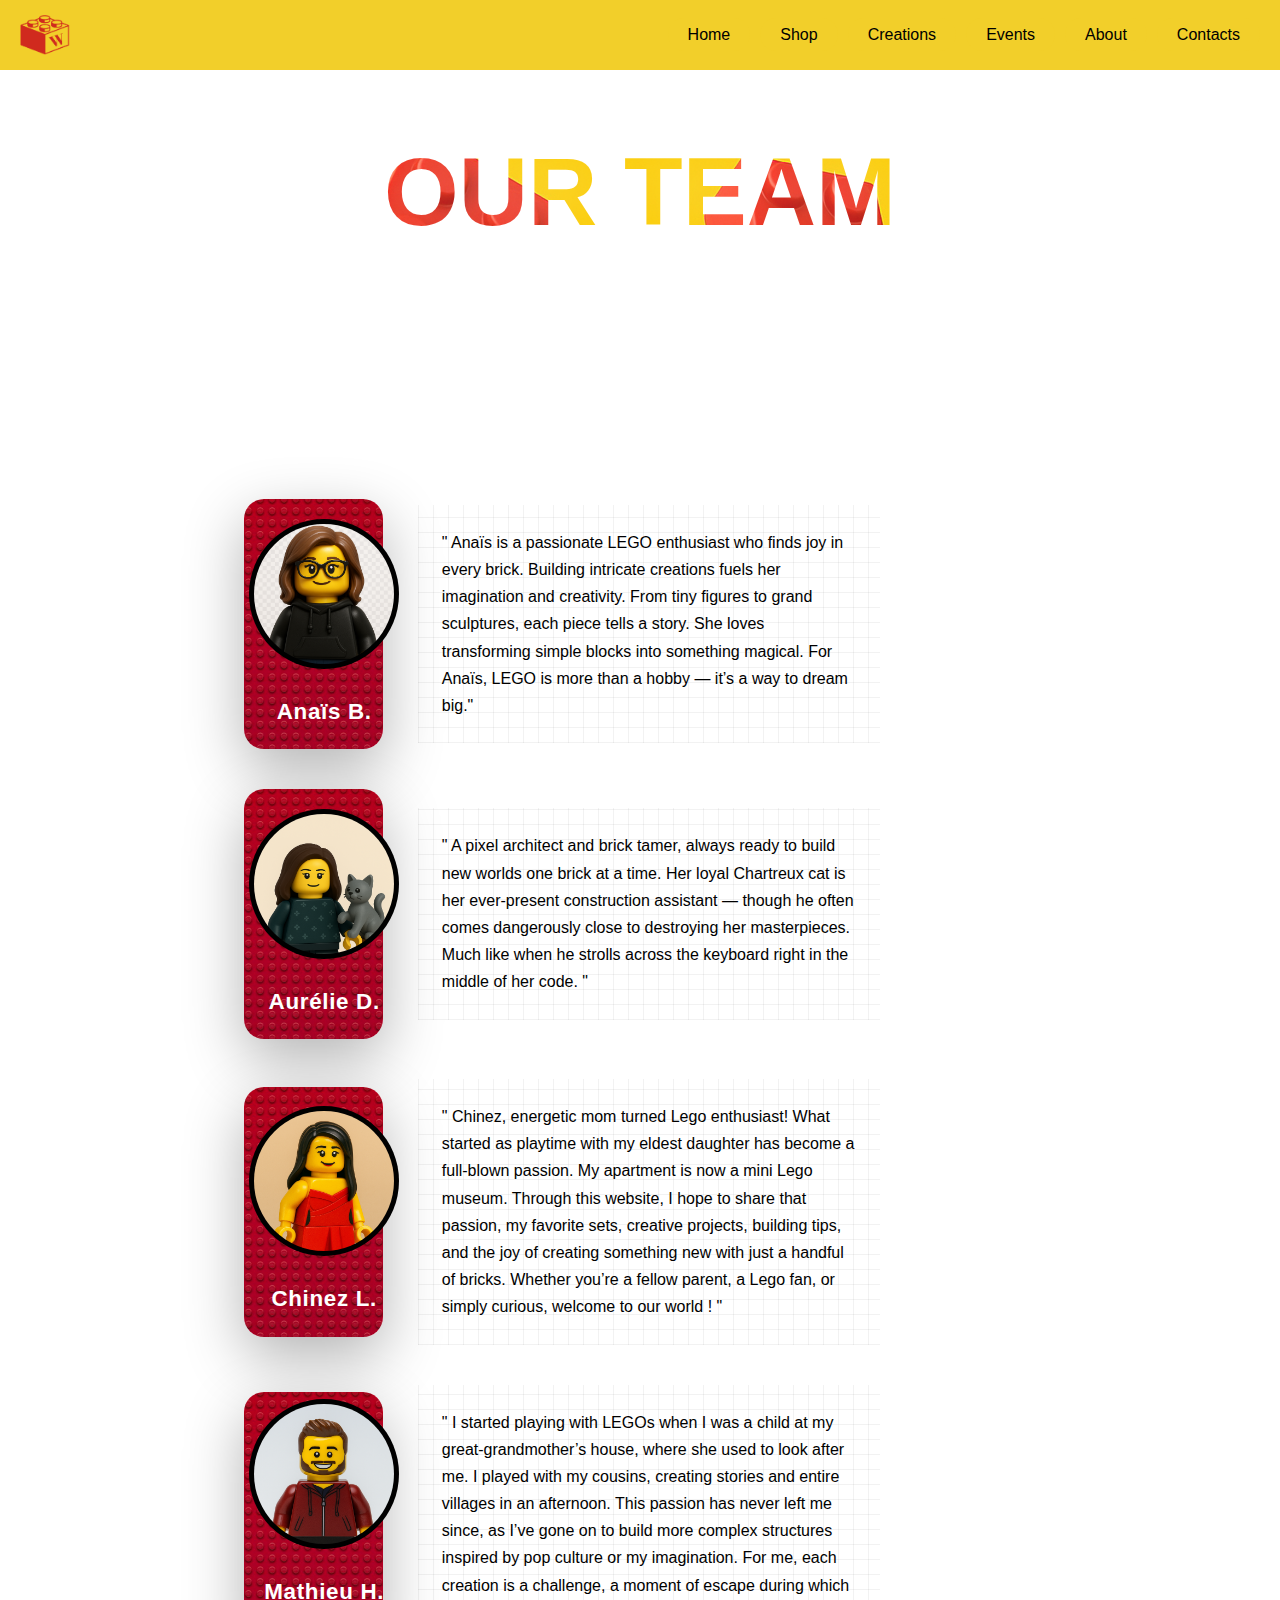
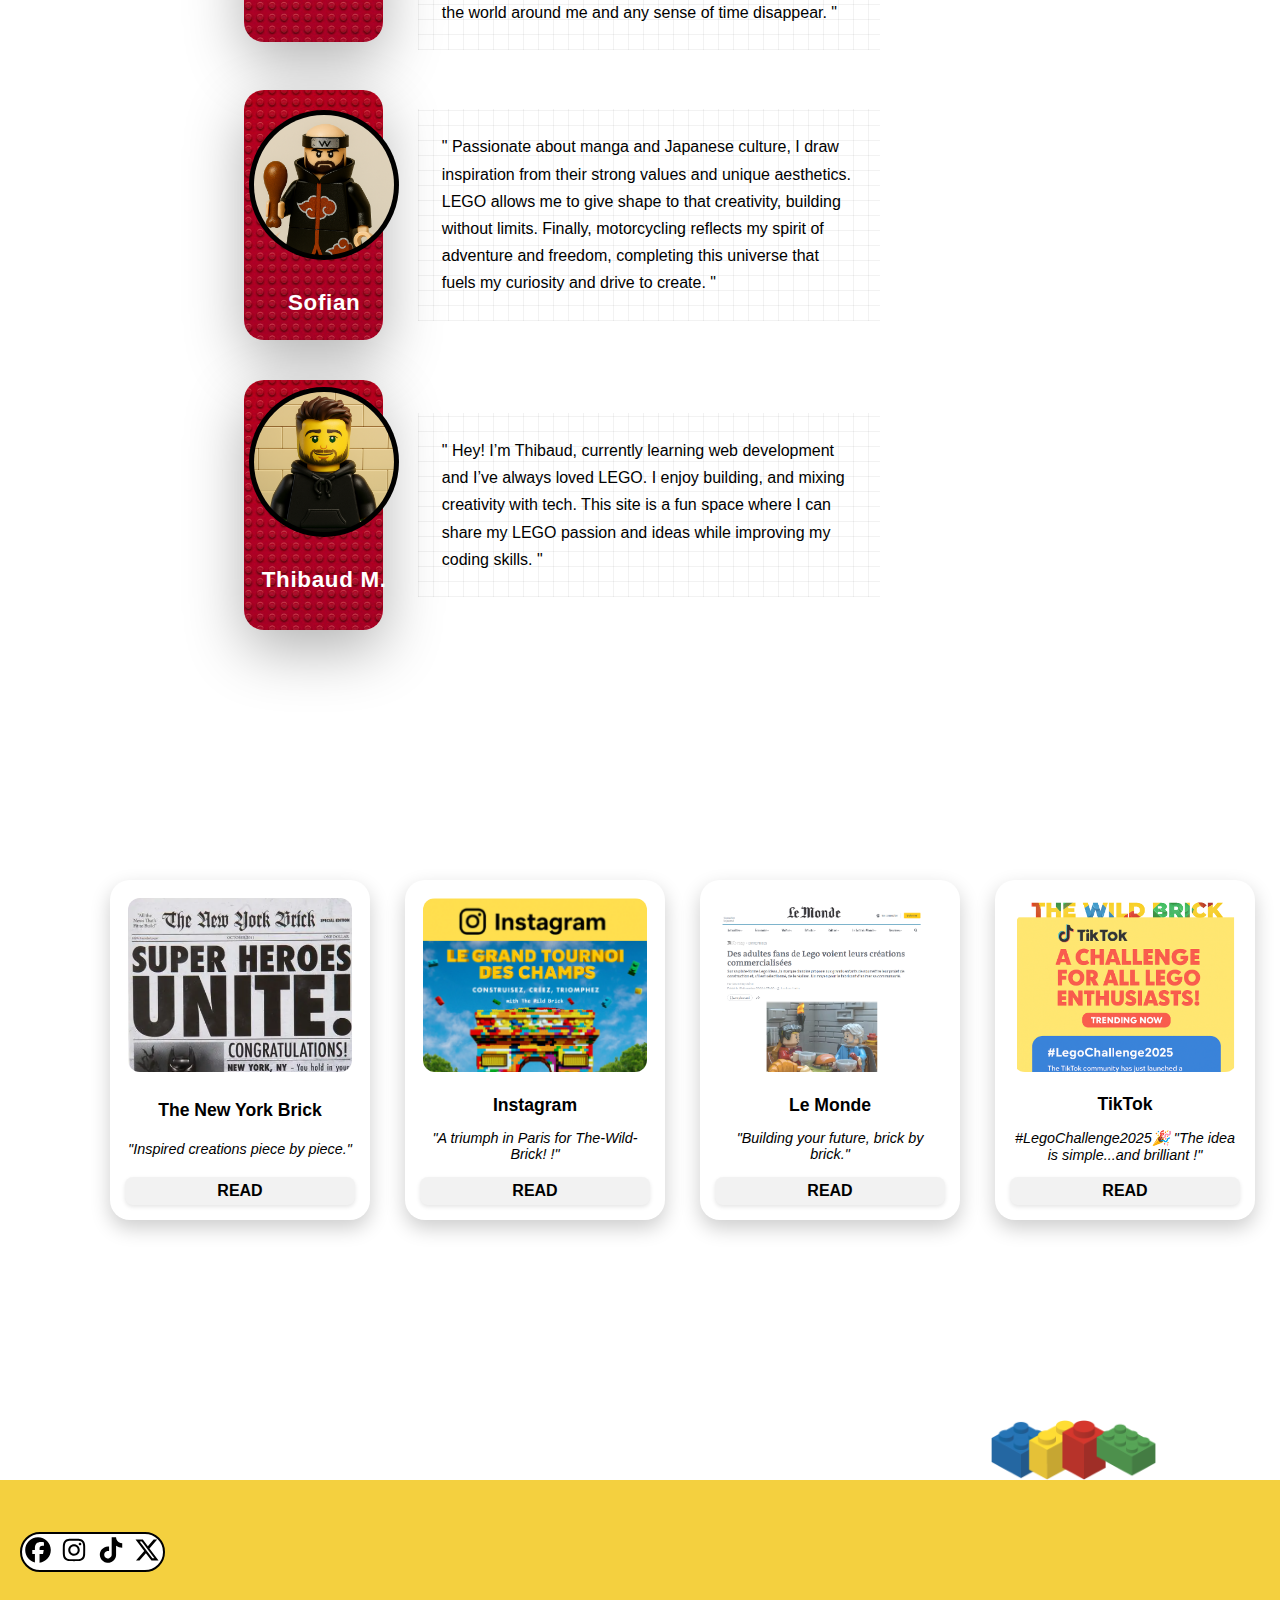
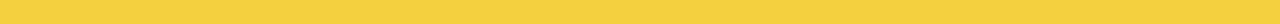
<file: about.html>
<!DOCTYPE html>
<html lang="en">

<head>
    <meta charset="UTF-8">
    <meta name="viewport" content="width=device-width, initial-scale=1.0">
    <link rel="icon" type="image/png" sizes="32x32" href="gallery/logo.ico">
    <link rel="stylesheet" href="about.css">
    <title>The Wild Brick | About</title>
</head>

<body>
    <header>
        <!--Navbar-->
        <nav class="navbar">
            <div class="nav-container">
                <!-- Logo (placehodel en attendant le vrai logo)-->
                <div class="logo">
                    <img src="logo/lego-high-resolution-logo-transparentTWB.png" alt="logo" />
                </div>
                <!-- Menu de navigation-->
                 <div class="burger">
                    <span></span>
                    <span></span>
                    <span></span>
                </div>
                <ul class="nav-menu">
                    <li><a href="welcomeindex.html">Home</a></li>
                    <li><a href="shopIndex.html">Shop</a></li>
                    <li><a href="creations.html">Creations</a></li>
                    <li><a href="events.html">Events</a></li>
                    <li><a href="about.html">About</a></li>
                    <li><a href="contacts.html">Contacts</a></li>
                </ul>
            </div>
        </nav>
    </header>
    <main>
        <section class="abouttitle">
             <div class="mainTitle">
            <h1><span>Our Team</span></h1>
            </div>
            <h2>
                <img src="gallery/about/smile.png" alt="tête LEGO" class="title-icon">
                Discover the building blocks that build our success.
                <img src="gallery/about/smile.png" alt="tête LEGO" class="title-icon">
            </h2>
        </section>
        <section class="aboutArticles">
            <div class="member-card">
                <article class="member-avatar">
                    <div class="avatar-container">
                        <img src="gallery/about/about_avataranais.png" width="100px" class="avatar">
                    </div>
                    <h3>Anaïs B.</h3>
                </article>
                <p>" Anaïs is a passionate LEGO enthusiast who finds joy in every brick.
                    Building intricate creations fuels her imagination and creativity.
                    From tiny figures to grand sculptures, each piece tells a story.
                    She loves transforming simple blocks into something magical.
                    For Anaïs, LEGO is more than a hobby — it’s a way to dream big."</p>
            </div>
            <div class="member-card">
                <article class="member-avatar">
                    <div class="avatar-container">
                        <img src="gallery/about/about_avataraurelie.png" width="100px" class="avatar">
                    </div>
                    <h3>Aurélie D.</h3>
                </article>
                <p>" A pixel architect and brick tamer, always ready to build new worlds one brick at a time. Her loyal
                    Chartreux cat is her ever-present construction assistant — though he often comes dangerously close
                    to destroying her masterpieces. Much like when he strolls across the keyboard right in the middle of
                    her code. "
                </p>
            </div>
            <div class="member-card">
                <article class="member-avatar">
                    <div class="avatar-container">
                        <img src="gallery/about/about_avatarchinez.png" width="100px" class="avatar">
                    </div>
                    <h3>Chinez L.</h3>
                </article>
                <p>" Chinez, energetic mom turned Lego enthusiast! What started as playtime with my eldest daughter has
                    become a full-blown passion. My apartment is now a mini Lego museum.
                    Through this website, I hope to share that passion, my favorite sets, creative projects, building
                    tips, and the joy of creating something new with just a handful of bricks.
                    Whether you’re a fellow parent, a Lego fan, or simply curious, welcome to our world ! "
                </p>
            </div>
            <div class="member-card">
                <article class="member-avatar">
                    <div class="avatar-container">
                        <img src="gallery/about/about_avatarmathieu.png" width="100px" class="avatar">
                    </div>
                    <h3>Mathieu H.</h3>
                </article>
                <p>" I started playing with LEGOs when I was a child at my great-grandmother’s house, where she used to
                    look after me. I played with my cousins, creating stories and entire villages in an afternoon. This
                    passion has never left me since, as I’ve gone on to build more complex structures inspired by pop
                    culture or my imagination. For me, each creation is a challenge, a moment of escape during which the
                    world around me and any sense of time disappear. "</p>
            </div>
            <div class="member-card">
                <article class="member-avatar">
                    <div class="avatar-container">
                        <img src="gallery/about/about_avatarsofian.png" width="100px" class="avatar">
                    </div>
                    <h3>Sofian</h3>
                </article>
                <p>" Passionate about manga and Japanese culture, I draw inspiration from their strong values and unique
                    aesthetics. LEGO allows me to give shape to that creativity, building without limits. Finally,
                    motorcycling reflects my spirit of adventure and freedom, completing this universe that fuels my
                    curiosity and drive to create. "</p>
            </div>
            <div class="member-card">
                <article class="member-avatar">
                    <div class="avatar-container">
                        <img src="gallery/about/about_avatarthibaud.png" class="avatar">
                    </div>
                    <h3>Thibaud M.</h3>
                </article>
                <p>" Hey! I’m Thibaud, currently learning web development and I’ve always loved LEGO. I enjoy building,
                    and mixing creativity with tech. This site is a fun space where I can share my LEGO passion and
                    ideas while improving my coding skills. "</p>
            </div>
        </section>
        <section class="aboutPress">
            <h2>
                <img src="gallery/about/smile.png" alt="tête LEGO" class="title-icon">
                They talk about us in the press and on social media !
                <img src="gallery/about/smile.png" alt="tête LEGO" class="title-icon">
            </h2>
            <div class="aboutCarroussel">
                <article class="press-card">
                    <img src="gallery/about/press1.png" alt="Article The New York Brick">
                    <h3>The New York Brick</h3>
                    <p>"Inspired creations piece by piece."</p>
                    <a href="https://theconversation.com/comment-lego-a-envahi-le-marche-des-jouets-a-construire-pour-adultes-232042?gad_source=1&gad_campaignid=15167961260&gbraid=0AAAAABQKWzAGwY7RqWDTZXZNpAhclnaga&gclid=Cj0KCQjwjL3HBhCgARIsAPUg7a7xGBI2PyT5I2DO1mS6TyJf63Fh77nlE96PhpAnpHlS9Ix9PUOgUjIaAl5OEALw_wcB" target="_blank">READ</a>
                </article>
                <article class="press-card">
                    <img src="gallery/about/press2.png" alt="Article Instagram">
                    <h3>Instagram</h3>
                    <p>"A triumph in Paris for The-Wild-Brick! !"</p>
                    <a href="https://www.instagram.com/p/DMPwFuyMkfB/" target="_blank">READ</a>
                </article>
                <article class="press-card">
                    <img src="gallery/about/press3.png" alt="Article Le Monde">
                    <h3>Le Monde</h3>
                    <p>"Building your future, brick by brick."</p>
                    <a href="https://www.lemonde.fr/m-le-mag/article/2023/12/16/des-adultes-fans-de-lego-voient-leurs-creations-commercialisees_6206141_4500055.html" target="_blank">READ</a>
                </article>
                <article class="press-card">
                    <img src="gallery/about/press4.png" alt="Article TikTok">
                    <h3>TikTok</h3>
                    <p>#LegoChallenge2025🎉 "The idea is simple...and brilliant !"</p>
                    <a href="https://www.tiktok.com/fr/" target="_blank">READ</a>
                </article>
            </div>
        </section>
        <section class="aboutBrick">
            <img src="gallery/about/piecebleu.png" width="60px">
            <img src="gallery/about/piecejaune.png" width="60px">
            <img src="gallery/about/piecerouge.png" width="60px">
            <img src="gallery/about/piecevert.png" width="60px">
        </section>
    </main>
    <script src="about.js"></script>
    <footer class="footer">
        <div class="footer-container">
            <ul class="social-media">
                <li>
                    <a href="https://www.facebook.com" target="_blank">
                        <img src="assets.navbar/facebook-brands-solid-full.svg" alt="Facebook" />
                    </a>
                </li>
                <li>
                    <a href="https://www.instagram.com" target="_blank">
                        <img src="assets.navbar/instagram-brands-solid-full.svg" alt="Instagram" />
                    </a>
                </li>
                <li>
                    <a href="https://www.tiktok.com" target="_blank">
                        <img src="assets.navbar/tiktok-brands-solid-full.svg" alt="TikTok" />
                    </a>
                </li>
                <li>
                    <a href="https://www.twitter.com" target="_blank">
                        <img src="assets.navbar/x-twitter-brands-solid-full.svg" alt="X (Twitter)" />
                    </a>
                </li>
            </ul>
        </div>
        <!-- Ici se trouve les icônes-->
    </footer>
</body>

</html>
</file>
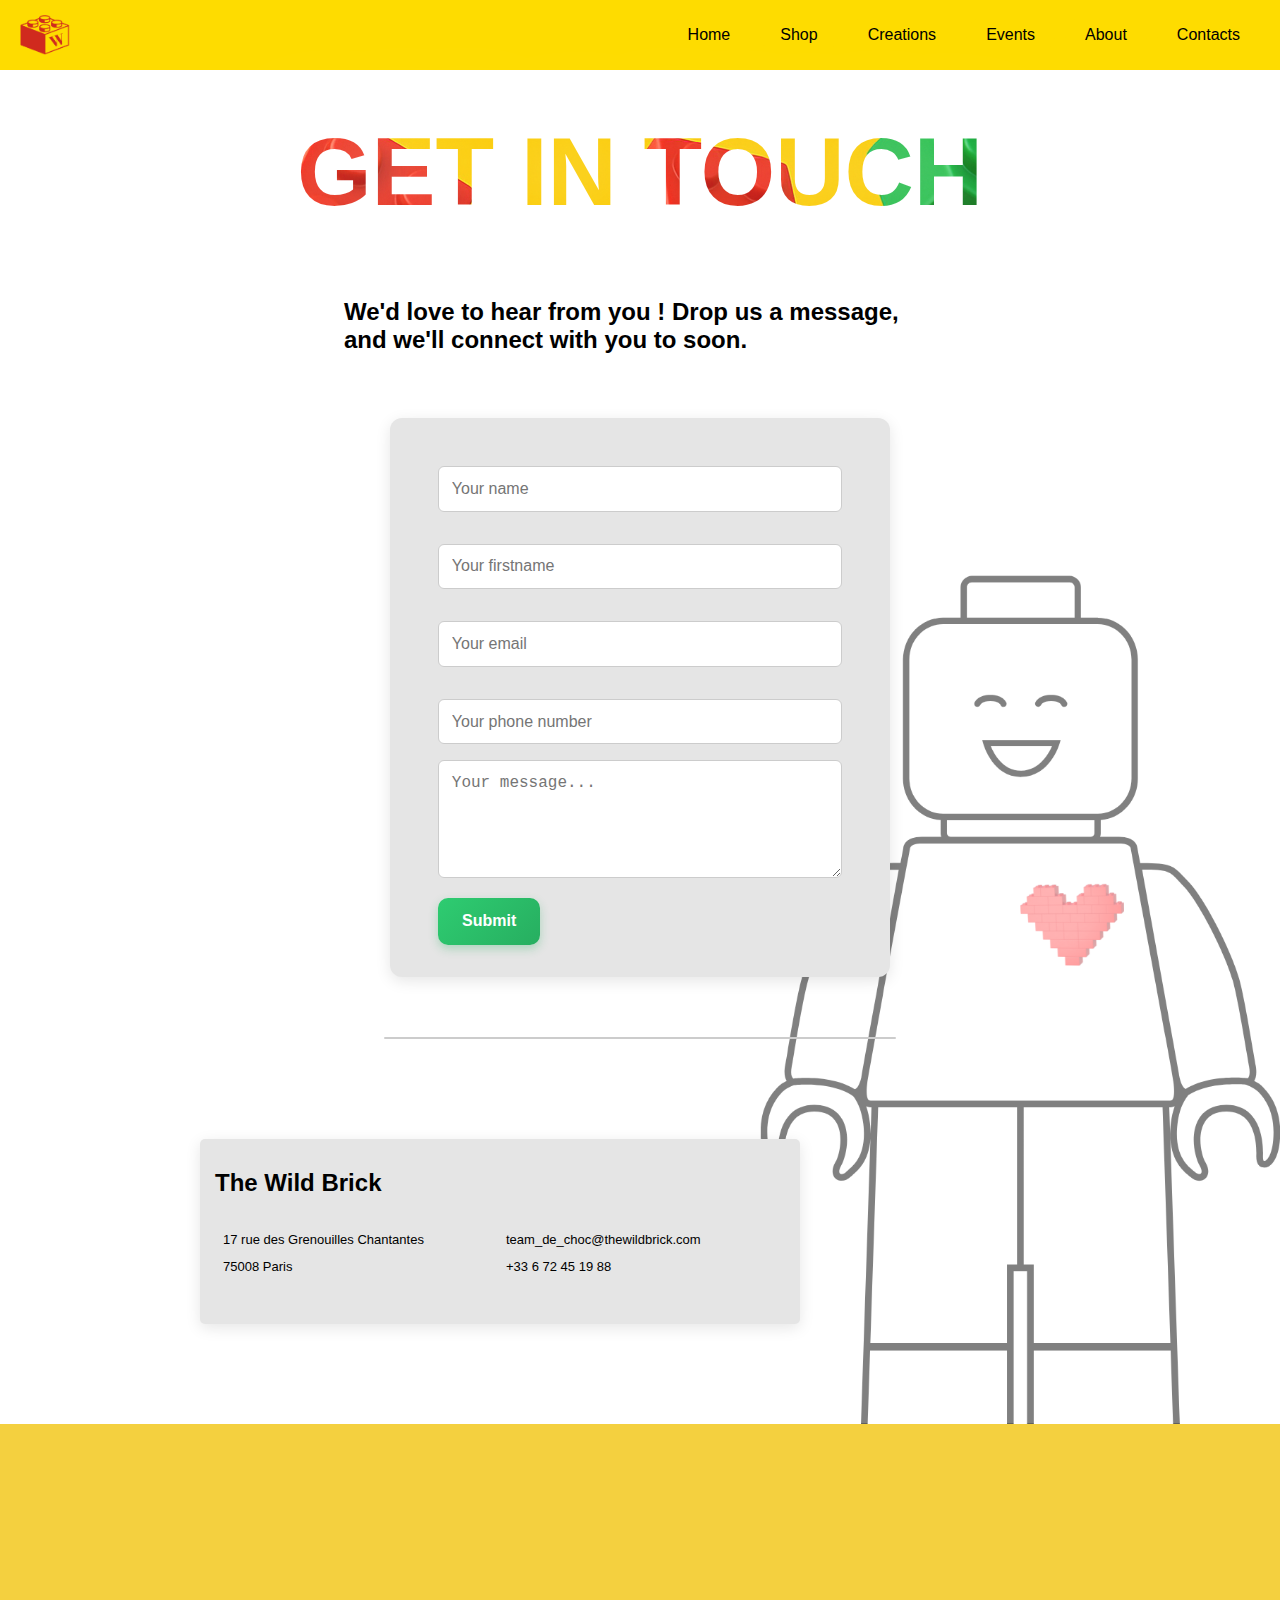
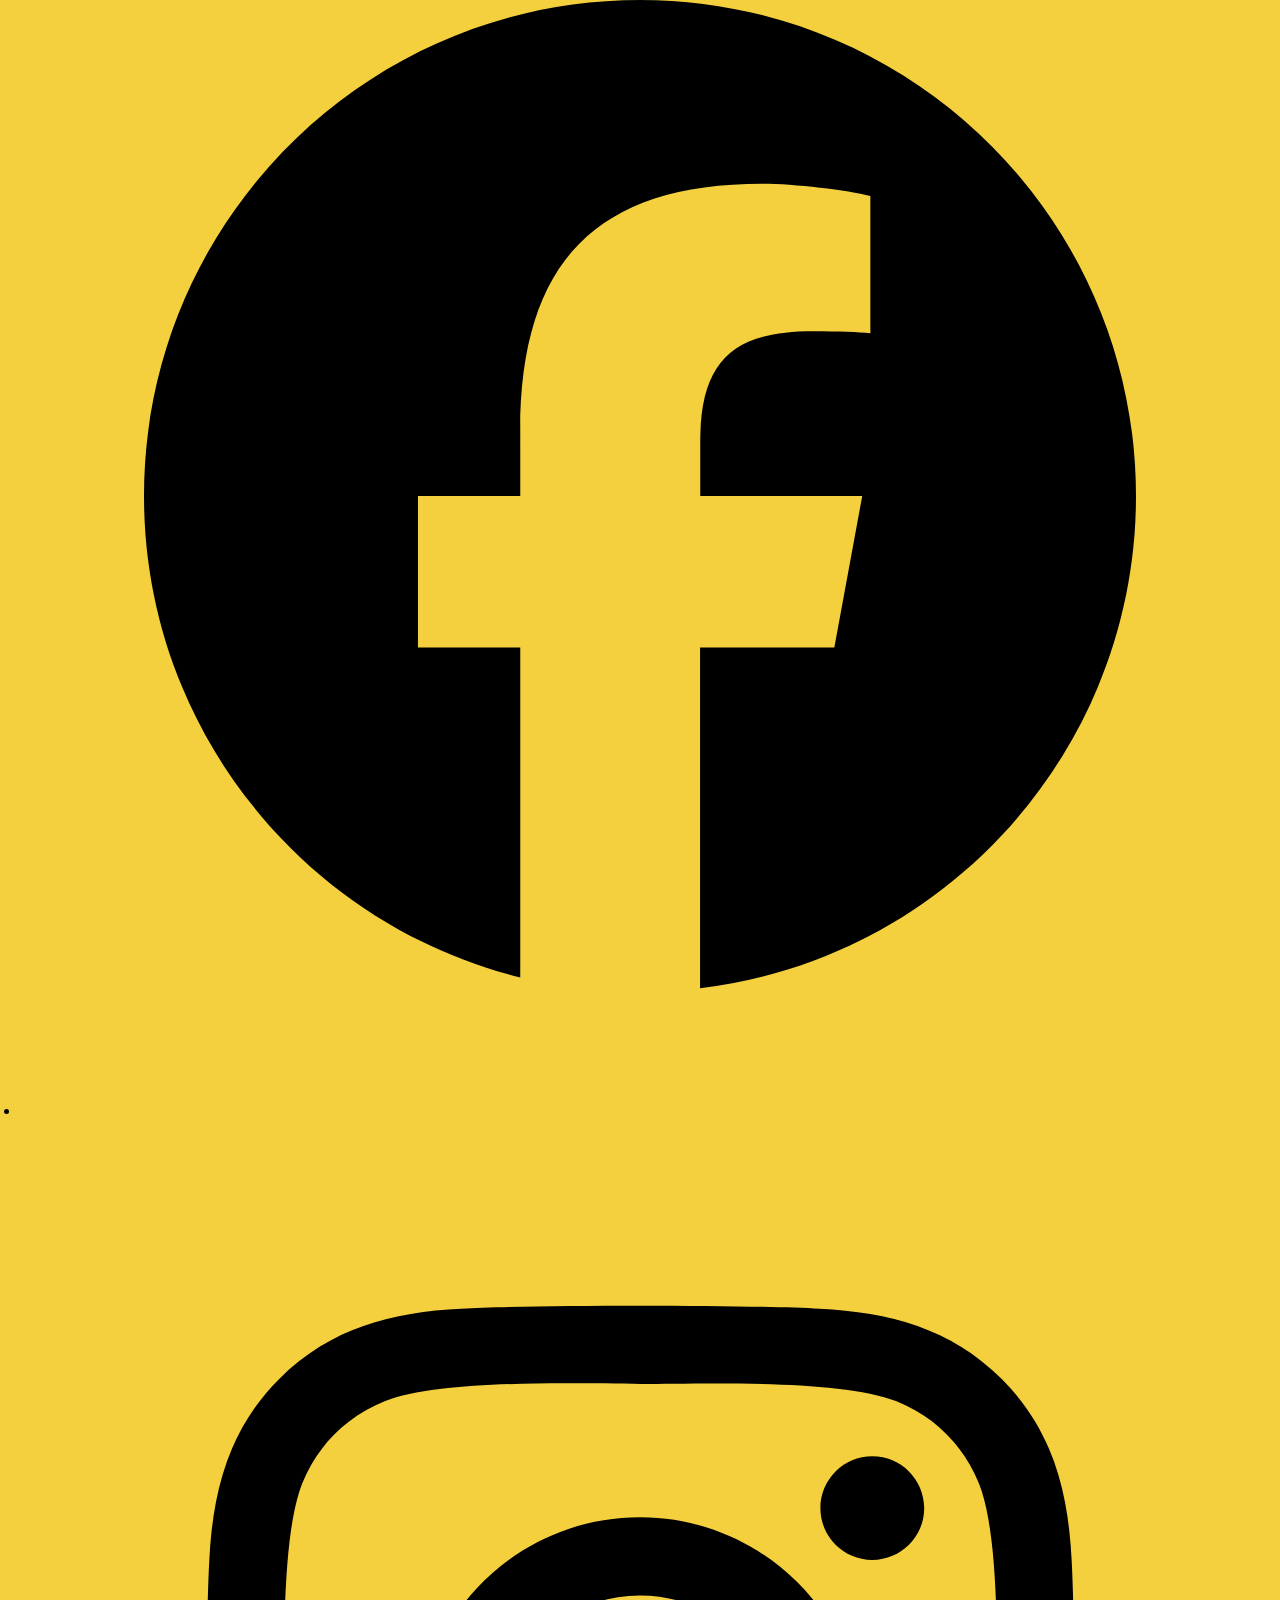
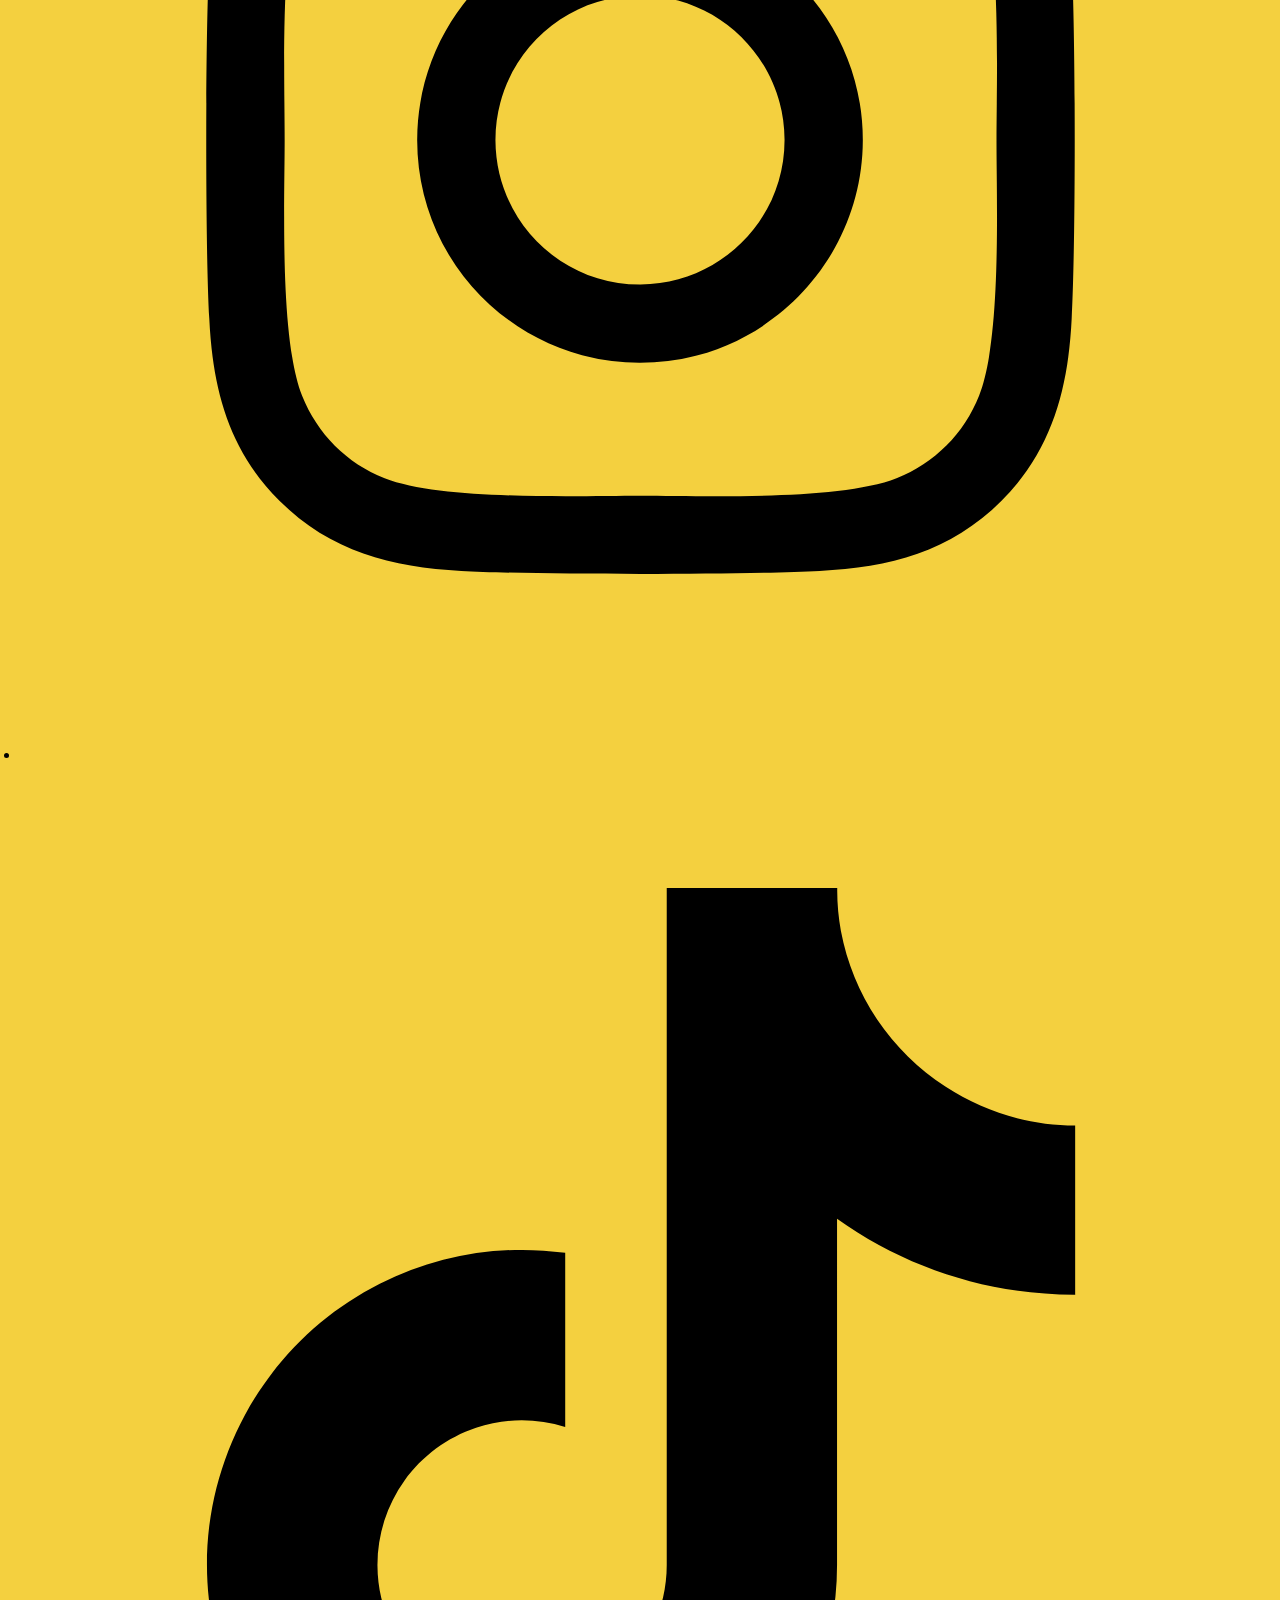
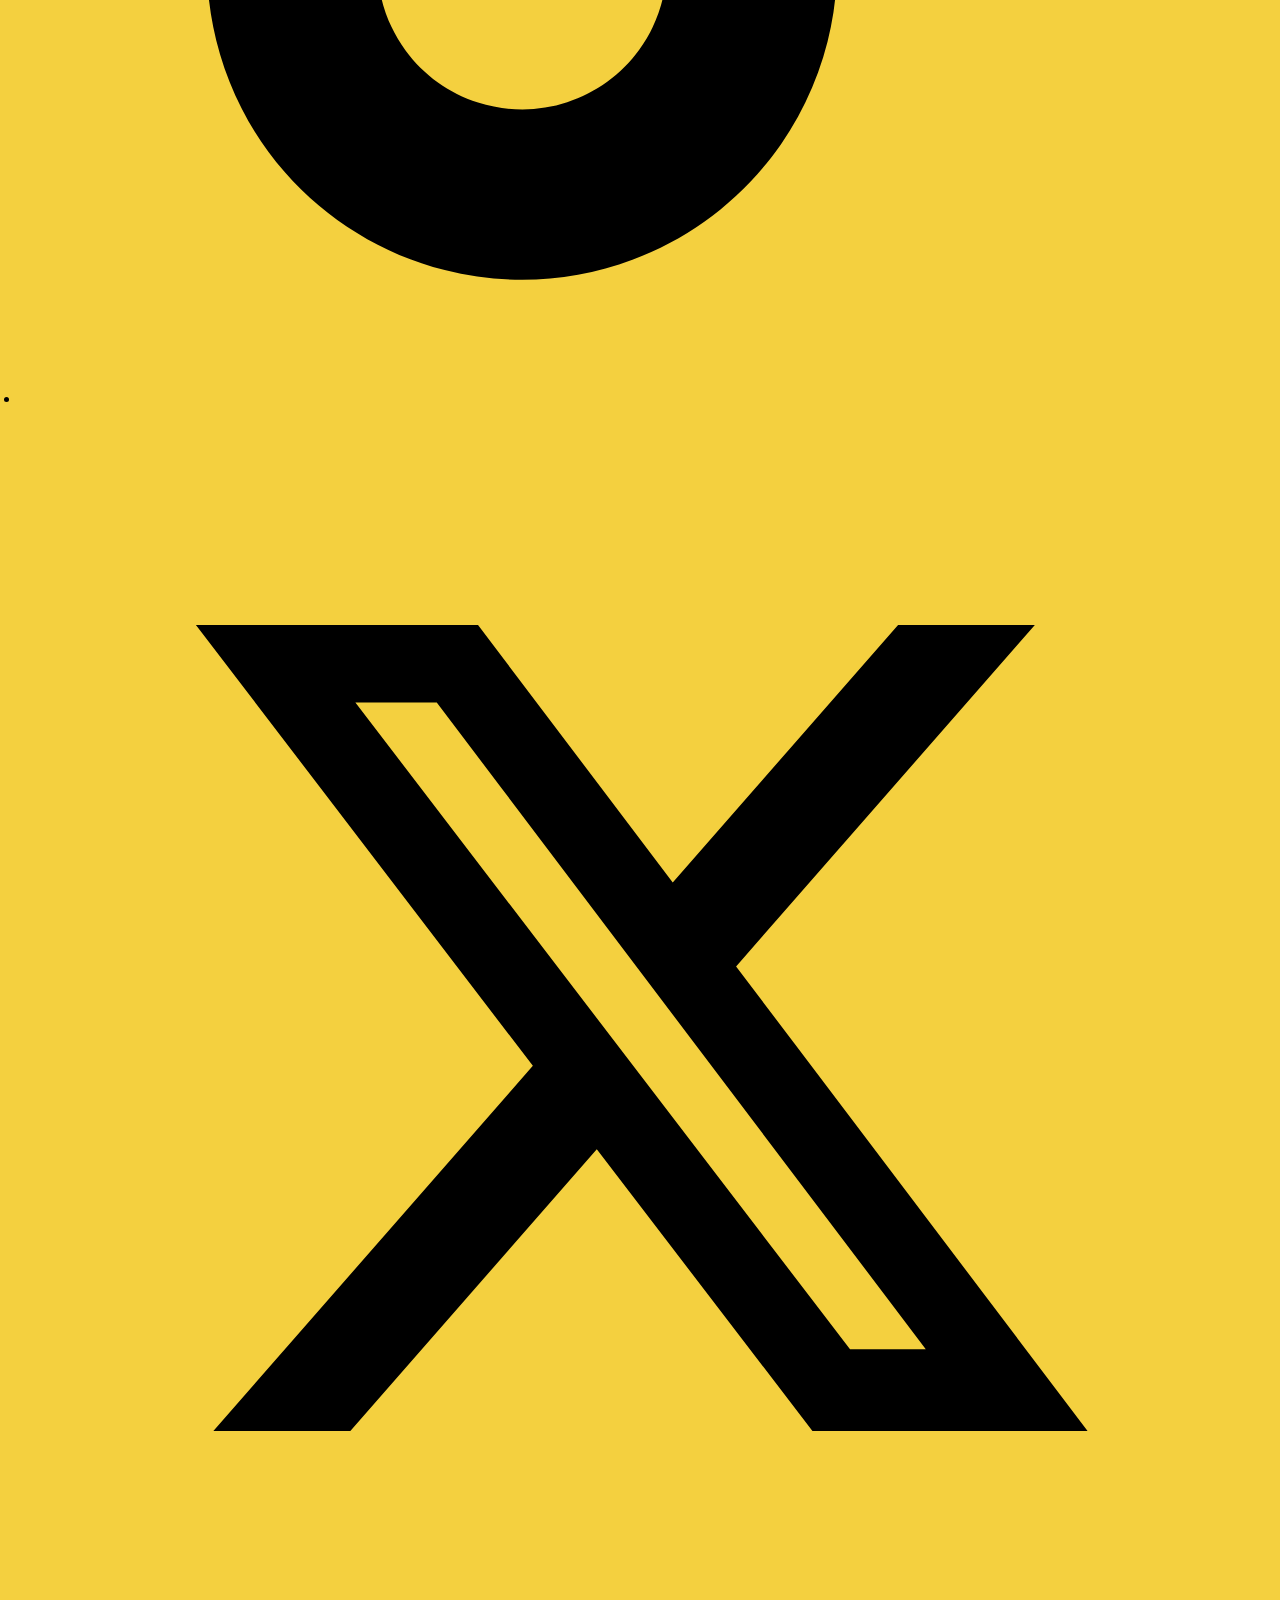
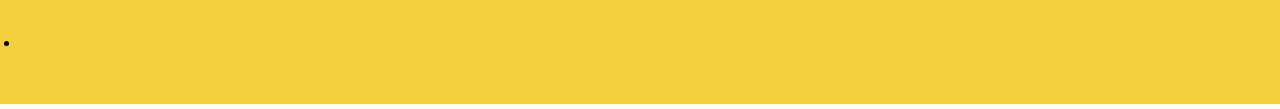
<file: contacts.html>
<!DOCTYPE html>
<html lang="en">

<head>
    <meta charset="UTF-8">
    <meta name="viewport" content="width=device-width, initial-scale=1.0">
    <link rel="icon" type="image/png" sizes="32x32" href="gallery/logo.ico">
    <link rel="stylesheet" href="contacts.css">
    <link rel="stylesheet" href="style.css">
    <title>The Wild Brick | Contact</title>
</head>

<body>
    <header>
        <!--Navbar-->
        <nav class="navbar">
            <div class="nav-container">
                <!-- Logo (placehodel en attendant le vrai logo)-->
                <div class="logo">
                    <img src="logo/lego-high-resolution-logo-transparentTWB.png" alt="logo" />
                </div>
                <!-- Menu de navigation-->
                 <div class="burger">
                    <span></span>
                    <span></span>
                    <span></span>
                </div>
                <ul class="nav-menu">
                    <li><a href="welcomeindex.html">Home</a></li>
                    <li><a href="shopIndex.html">Shop</a></li>
                    <li><a href="creations.html">Creations</a></li>
                    <li><a href="events.html">Events</a></li>
                    <li><a href="about.html">About</a></li>
                    <li><a href="contacts.html">Contacts</a></li>
                </ul>
            </div>
        </nav>
    </header>
    <main>
        <div class="contactTitle">
            <div class="mainTitle">
                <h1><span>Get in touch</span></h1>
            </div>
            <p><strong>We'd love to hear from you ! Drop us a message, and we'll connect with you to soon.</strong></p>
        </div>
        <form class="contactform" id="contactForm">
            <label for="name"></label>
            <input type="text" id="name" placeholder="Your name">
            <label for="firstname"></label>
            <input type="text" id="firstname" placeholder="Your firstname">
            <label for="email"></label>
            <input type="email" id="email" placeholder="Your email">
            <label for="phone"></label>
            <input type="number" id="phone" placeholder="Your phone number">
            <label>
                <textarea id="message" name="message" rows="5" cols="66" maxlength="500" wrap
                    placeholder="Your message..."></textarea>
            </label>
            <button type="submit">Submit</button>
        </form>
        <!--pop-up de confirmation-->
    <div class="modal" id="confirmationModal">
        <div class="modal-content">
            <h2> Message sent</h2>
            <p>Thank you for contacting us. We'll get back to you soon.</p>
            <button id="closeModal">OK</button>
        </div>
        </div>    
        <hr class="divider">
        <section class="coordonnees">
            <h2>The Wild Brick</h2>
            <ul class="contactliste">
                <li class="adresse">17 rue des Grenouilles Chantantes</li>
                <li class="ville">75008 Paris</li>
                <li class="mail">team_de_choc@thewildbrick.com</li>
                <li class="tel">+33 6 72 45 19 88</li>
            </ul>
        </section>
    </main>
    <footer class="footer">
        <div class="footer-container">
            <ul class="social-media">
                <li>
                    <a href="https://www.facebook.com" target="_blank">
                        <img src="assets.navbar/facebook-brands-solid-full.svg" alt="Facebook" />
                    </a>
                </li>
                <li>
                    <a href="https://www.instagram.com" target="_blank">
                        <img src="assets.navbar/instagram-brands-solid-full.svg" alt="Instagram" />
                    </a>
                </li>
                <li>
                    <a href="https://www.tiktok.com" target="_blank">
                        <img src="assets.navbar/tiktok-brands-solid-full.svg" alt="TikTok" />
                    </a>
                </li>
                <li>
                    <a href="https://www.twitter.com" target="_blank">
                        <img src="assets.navbar/x-twitter-brands-solid-full.svg" alt="X (Twitter)" />
                    </a>
                </li>
            </ul>
        </div>
        <!-- Ici se trouve les icônes-->
    </footer>
    <script src="contacts.js"></script>
</body>
</file>
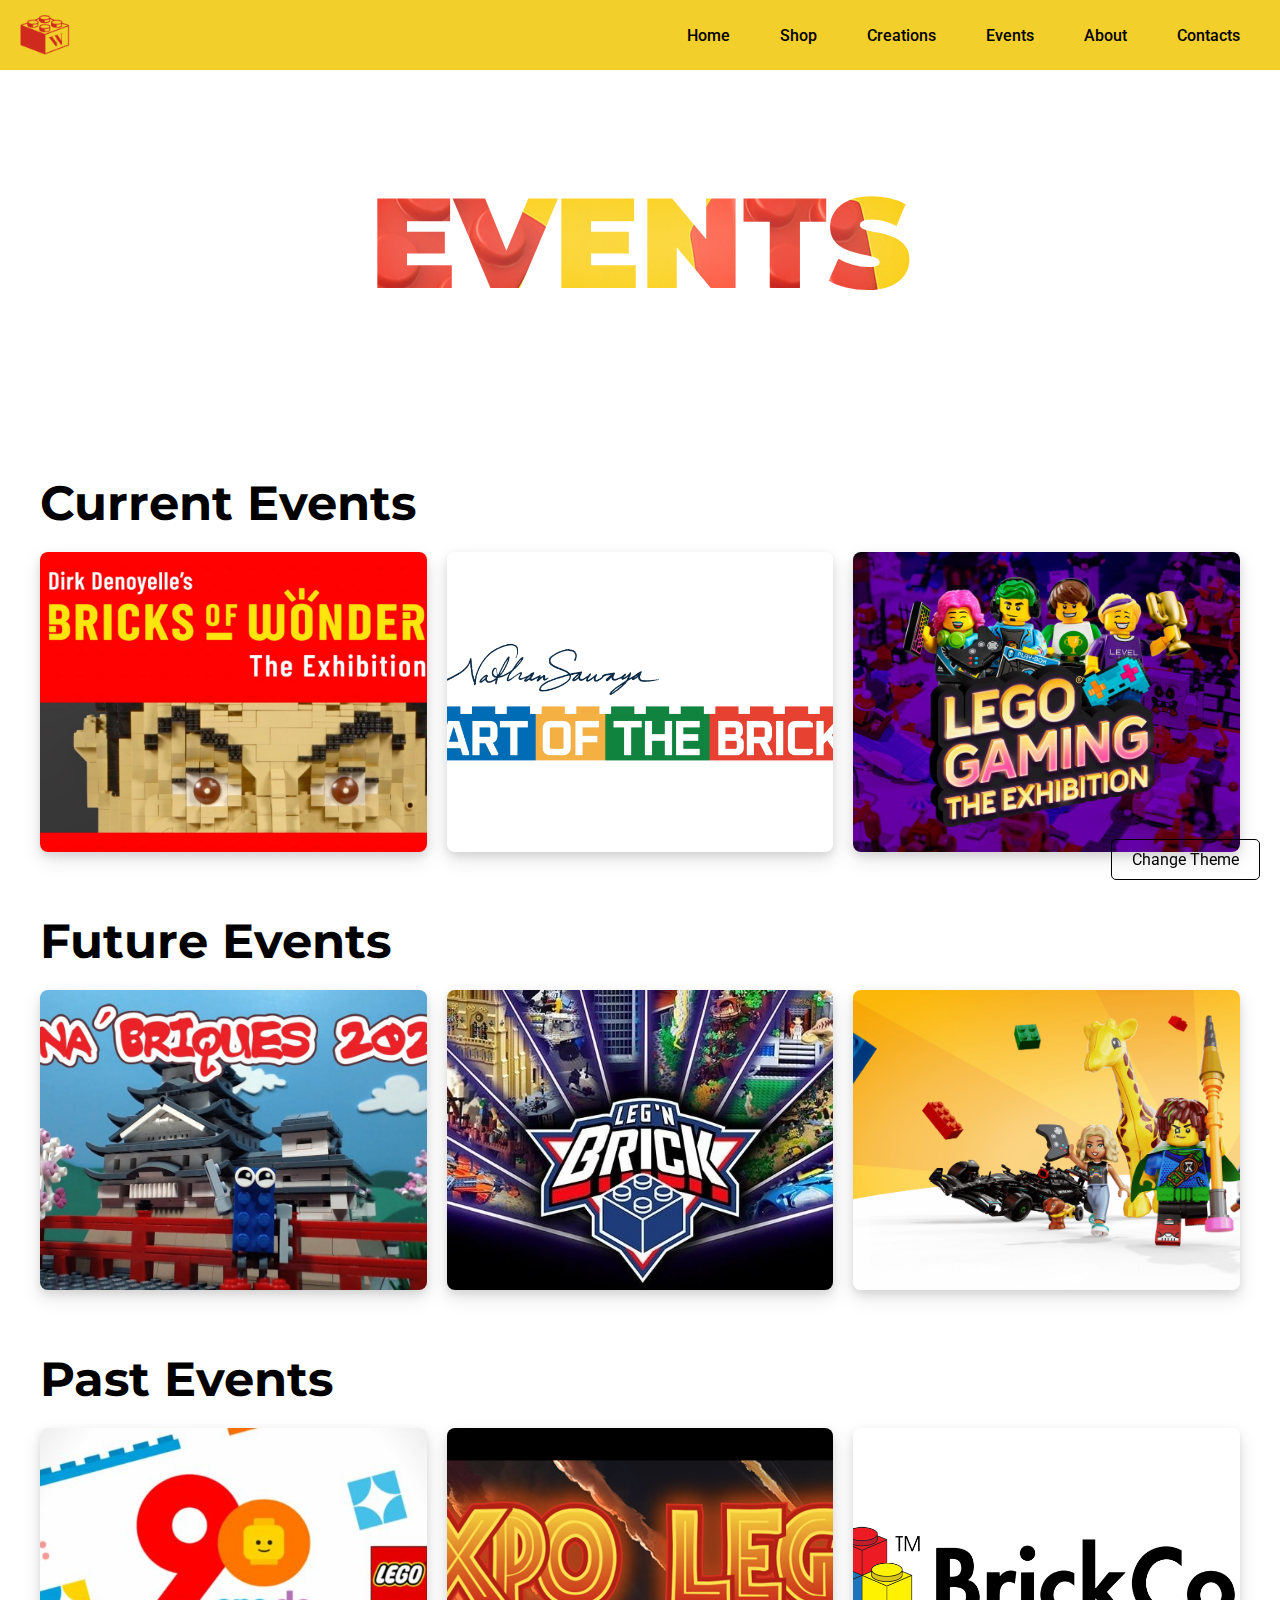
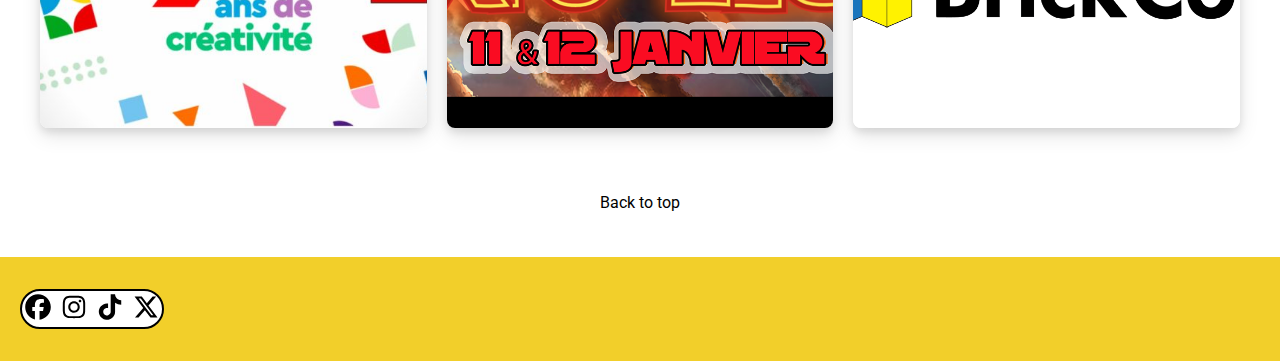
<file: events.html>
<!DOCTYPE html>
<html lang="en">

<head>
    <meta charset="UTF-8">
    <meta name="viewport" content="width=device-width, initial-scale=1.0">
    <title>The Wild Brick | Events</title>
    <link rel="stylesheet" href="events.css">
    <link rel="shortcut icon" href="gallery/events/icon.ico" type="image/x-icon">
    <link href="https://fonts.googleapis.com/css2?family=Montserrat:ital,wght@0,100..900;1,100..900&display=swap"
        rel="stylesheet">
    <link
        href="https://fonts.googleapis.com/css2?family=Montserrat:ital,wght@0,100..900;1,100..900&family=Roboto:ital,wght@0,100..900;1,100..900&display=swap"
        rel="stylesheet">
</head>

<body>
    <header>
        <nav class="navbar">
            <div class="nav-container">
                <div class="logo">
                    <img src="logo/lego-high-resolution-logo-transparentTWB.png" alt="logo" />
                </div>
                <div class="burger">
                    <span></span>
                    <span></span>
                    <span></span>
                </div>
                <ul class="nav-menu">
                    <li><a href="welcomeindex.html">Home</a></li>
                    <li><a href="shopIndex.html">Shop</a></li>
                    <li><a href="creations.html">Creations</a></li>
                    <li><a href="events.html">Events</a></li>
                    <li><a href="about.html">About</a></li>
                    <li><a href="contacts.html">Contacts</a></li>
                </ul>
            </div>
        </nav>
    </header>

    <main>
        <a id="top"></a>
        <div class="mainTitle">
            <h1><span class="mainTitle2">Events</span></h1>
        </div>
        <section class="currentEvents">
            <div class="secondaryTitle">
                <h2><span class="secondaryTitle2">Current Events</span></h2>
            </div>
            <div class="currentGrid">
                <div class="bloc">
                    <a href="https://bricksofwonder.com/en/" target="_blank">
                        <img class="cardImg" src="gallery/events/bricksofwonder.png"
                            alt="Banner Bricks of Wonder with a character made of LEGOs">
                    </a>
                    <div class=blocFooter>
                        <h3 class="eventName">BRICKS OF WONDER</h3>
                        <div class="blocFooterLinks">
                            <a class=location href="https://maps.app.goo.gl/wJhWUr91cewr9tUE8" target="_blank">
                                <img class=mapPin src="gallery/events/map-pin.svg" alt="Pin" width="16" height="16">
                                The Hague, The Netherlands
                            </a>
                            <a class=agenda
                                href="https://calendar.google.com/calendar/render?action=TEMPLATE&text=Bricks of Wonder&dates=20250522/DATE_FIN&details=DESCRIPTION&location=The Hague, The Netherlands"
                                target="_blank">
                                <img class=calendar src="gallery/events/calendar.svg" alt="Pin" width="16" height="16">
                                From May 22nd, 2025
                            </a>
                        </div>
                    </div>
                </div>
                <div class="bloc">
                    <a href="https://theartofthebrickexpo.com/marseille/" target="_blank">
                        <img class="cardImg" src="gallery/events/theartofthebrick.png" alt="Logo The Art of the Brick">
                    </a>
                    <div class=blocFooter>
                        <h3 class="eventName">THE ART OF THE BRICK</h3>
                        <div class="blocFooterLinks">
                            <a class=location href="https://maps.app.goo.gl/aRYNrSW6kEdeuyrb7" target="_blank">
                                <img class=mapPin src="gallery/events/map-pin.svg" alt="Pin" width="16" height="16">
                                Marseille, France
                            </a>
                            <a class=agenda
                                href="https://calendar.google.com/calendar/render?action=TEMPLATE&text=The Art of the Brick&dates=20250605/DATE_FIN&details=DESCRIPTION&location=Marseille, France"
                                target="_blank">
                                <img class=calendar src="gallery/events/calendar.svg" alt="Pin" width="16" height="16">
                                From June 5th, 2025
                            </a>
                        </div>
                    </div>
                </div>
                <div class="bloc">
                    <a href="https://oxomuseomadrid.com/en/lego-the-exhibition/" target="_blank">
                        <img class="cardImg" src="gallery/events/legogaming.jpg"
                            alt="Banner LEGO Gaming with four LEGOs and gaming controllers">
                    </a>
                    <div class=blocFooter>
                        <h3 class="eventName">LEGO GAMING: THE EXHIBITION</h3>
                        <div class="blocFooterLinks">
                            <a class=location href="https://maps.app.goo.gl/E3rK5tHb1UygJLwg9" target="_blank">
                                <img class=mapPin src="gallery/events/map-pin.svg" alt="Pin" width="16" height="16">
                                Madrid, Spain
                            </a>
                            <a class=agenda
                                href="https://calendar.google.com/calendar/render?action=TEMPLATE&text=LEGO Gaming: The Exhibition&dates=20251003/DATE_FIN&details=DESCRIPTION&location=Madrid, Spain"
                                target="_blank">
                                <img class=calendar src="gallery/events/calendar.svg" alt="Pin" width="16" height="16">
                                From October 3rd, 2025
                            </a>
                        </div>
                    </div>
                </div>
            </div>
        </section>

        <section class="futureEvents">
            <div class="secondaryTitle">
                <h2><span class="secondaryTitle2">Future Events</span></h2>
            </div>
            <div class="futureGrid">
                <div class="bloc">
                    <a href="https://www.expo.fanabriques.fr/fr/43" target="_blank">
                        <img class="cardImg" src="gallery/events/fanabriques25.jpg" alt="Logo Fanabriques 2025">
                    </a>
                    <div class="blocFooter">
                        <h3 class="eventName">FANABRIQUES</h3>
                        <div class="blocFooterLinks">
                            <a class="location" href="https://maps.app.goo.gl/ULuCxR9FcoQW5r6UA" target="_blank">
                                <img class="mapPin" src="gallery/events/map-pin.svg" alt="Pin" width="16" height="16">
                                Colmar, France
                            </a>
                            <a class=agenda
                                href="https://calendar.google.com/calendar/render?action=TEMPLATE&text=Fanabriques&dates=20251025/DATE_FIN&details=DESCRIPTION&location=Colmar, France"
                                target="_blank">
                                <img class=calendar src="gallery/events/calendar.svg" alt="Pin" width="16" height="16">
                                From October 25th, 2025
                            </a>
                        </div>
                    </div>
                </div>
                <div class="bloc">
                    <a href="https://www.facebook.com/LegNBrick/" target="_blank">
                        <img class="cardImg" src="gallery/events/legnbrick25.jpg" alt="Logo Leg'n Brick 2025">
                    </a>
                    <div class="blocFooter">
                        <h3 class="eventName">LEG'N BRICK</h3>
                        <div class="blocFooterLinks">
                            <a class="location" href="https://maps.app.goo.gl/bQRLekmn1WkgTBZs8" target="_blank">
                                <img class="mapPin" src="gallery/events/map-pin.svg" alt="Pin" width="16" height="16">
                                Margny-les-Compiègne, France
                            </a>
                            <a class=agenda
                                href="https://calendar.google.com/calendar/render?action=TEMPLATE&text=Leg'n Bricks&dates=20260131/DATE_FIN&details=DESCRIPTION&location=Margny-les-Compiègne, France"
                                target="_blank">
                                <img class=calendar src="gallery/events/calendar.svg" alt="Pin" width="16" height="16">
                                From January 31st, 2026
                            </a>
                        </div>
                    </div>
                </div>
                <div class="bloc">
                    <a href="https://www.legoworld.nl/" target="_blank">
                        <img class="cardImg" src="gallery/events/legoworld.png"
                            alt="Banner LEGO World with several LEGOs and bricks on it">
                    </a>
                    <div class="blocFooter">
                        <h3 class="eventName">LEGO WORLD</h3>
                        <div class="blocFooterLinks">
                            <a class="location" href="https://maps.app.goo.gl/5GJ4hhsdzTNcRUMD6" target="_blank">
                                <img class="mapPin" src="gallery/events/map-pin.svg" alt="Pin" width="16" height="16">
                                Utrecht, The Netherlands
                            </a>
                            <a class=agenda
                                href="https://calendar.google.com/calendar/render?action=TEMPLATE&text=LEGO World&dates=20251016/DATE_FIN&details=DESCRIPTION&location=Utrecht, The Netherlands"
                                target="_blank">
                                <img class=calendar src="gallery/events/calendar.svg" alt="Pin" width="16" height="16">
                                From October 16th, 2025
                            </a>
                        </div>
                    </div>
                </div>
            </div>
        </section>

        <section class="pastEvents">
            <div class="secondaryTitle">
                <h2><span class="secondaryTitle2">Past Events</span></h2>
            </div>
            <div class="pastGrid">
                <div class="bloc">
                    <a href="https://www.lego.com/fr-fr/90-years-of-play/exposition-paris" target="_blank">
                        <img class="cardImg" src="gallery/events/lego90.jpg" alt="Logo Lego 90 Years of Play">
                    </a>
                    <div class="blocFooter">
                        <h3 class="eventName">LEGO 90 YEARS OF PLAY</h3>
                        <div class="blocFooterLinks">
                            <a class="location" href="https://maps.app.goo.gl/WexDMqgDCS1ThLmcA" target="_blank">
                                <img class="mapPin" src="gallery/events/map-pin.svg" alt="Pin" width="16" height="16">
                                Paris, France
                            </a>
                            <a class=agenda
                                href="https://calendar.google.com/calendar/render?action=TEMPLATE&text=LEGO 90 Years of Play&dates=20250706/DATE_FIN&details=DESCRIPTION&location=Paris, France"
                                target="_blank">
                                <img class=calendar src="gallery/events/calendar.svg" alt="Pin" width="16" height="16">
                                From July 6th, 2025
                            </a>
                        </div>
                    </div>
                </div>
                <div class="bloc">
                    <a href="https://www.ville-st-privat-des-vieux.com/agenda/grande-expo-lego/" target="_blank">
                        <img class="cardImg" src="gallery/events/expolego.jpg"
                            alt="Poster Expo LEGO with a dinosaur and meteors falling down">
                    </a>
                    <div class=blocFooter>
                        <h3 class="eventName">EXPO LEGO</h3>
                        <div class="blocFooterLinks">
                            <a class="location" href="https://maps.app.goo.gl/KhmZCQihjjRiZArn9" target="_blank">
                                <img class="mapPin" src="gallery/events/map-pin.svg" alt="Pin" width="16" height="16">
                                Saint-Privat-des-Vieux, France
                            </a>
                            <a class=agenda
                                href="https://calendar.google.com/calendar/render?action=TEMPLATE&text=Expo LEGO&dates=20250111/DATE_FIN&details=DESCRIPTION&location=Saint-Privat-des-Vieux, France"
                                target="_blank">
                                <img class=calendar src="gallery/events/calendar.svg" alt="Pin" width="16" height="16">
                                From January 11th, 2025
                            </a>
                        </div>
                    </div>
                </div>
                <div class="bloc">
                    <a href="https://brickcon.org/" target="_blank">
                        <img class="cardImg" src="gallery/events/brickcon25.jpg" alt="Poster BrickCon 2025">
                    </a>
                    <div class=blocFooter>
                        <h3 class="eventName">BRICKCON</h3>
                        <div class="blocFooterLinks">
                            <a class="location" href="https://maps.app.goo.gl/EEA4xWAAihbftgZt6" target="_blank">
                                <img class=mapPin src="gallery/events/map-pin.svg" alt="Pin" width="16" height="16">
                                Bellevue, WA, United States
                            </a>
                            <a class=agenda
                                href="https://calendar.google.com/calendar/render?action=TEMPLATE&text=Brickcon&dates=20250906/DATE_FIN&details=DESCRIPTION&location=Bellevue, WA, United States"
                                target="_blank">
                                <img class=calendar src="gallery/events/calendar.svg" alt="Pin" width="16" height="16">
                                From September 6th, 2025
                            </a>
                        </div>
                    </div>
                </div>
            </div>
        </section>
        <a class="gotop" href="#top">Back to top</a>
        <button id="toggle-theme">Change Theme</button>
    </main>

    <footer class="footer">
        <div class="footer-container">
            <ul class="social-media">
                <li>
                    <a href="https://www.facebook.com" target="_blank">
                        <img src="assets.navbar/facebook-brands-solid-full.svg" alt="Facebook" />
                    </a>
                </li>
                <li>
                    <a href="https://www.instagram.com" target="_blank">
                        <img src="assets.navbar/instagram-brands-solid-full.svg" alt="Instagram" />
                    </a>
                </li>
                <li>
                    <a href="https://www.tiktok.com" target="_blank">
                        <img src="assets.navbar/tiktok-brands-solid-full.svg" alt="TikTok" />
                    </a>
                </li>
                <li>
                    <a href="https://www.twitter.com" target="_blank">
                        <img src="assets.navbar/x-twitter-brands-solid-full.svg" alt="X (Twitter)" />
                    </a>
                </li>
            </ul>
        </div>
    </footer>

    <script src="events.js"></script>

</body>

</html>
</file>
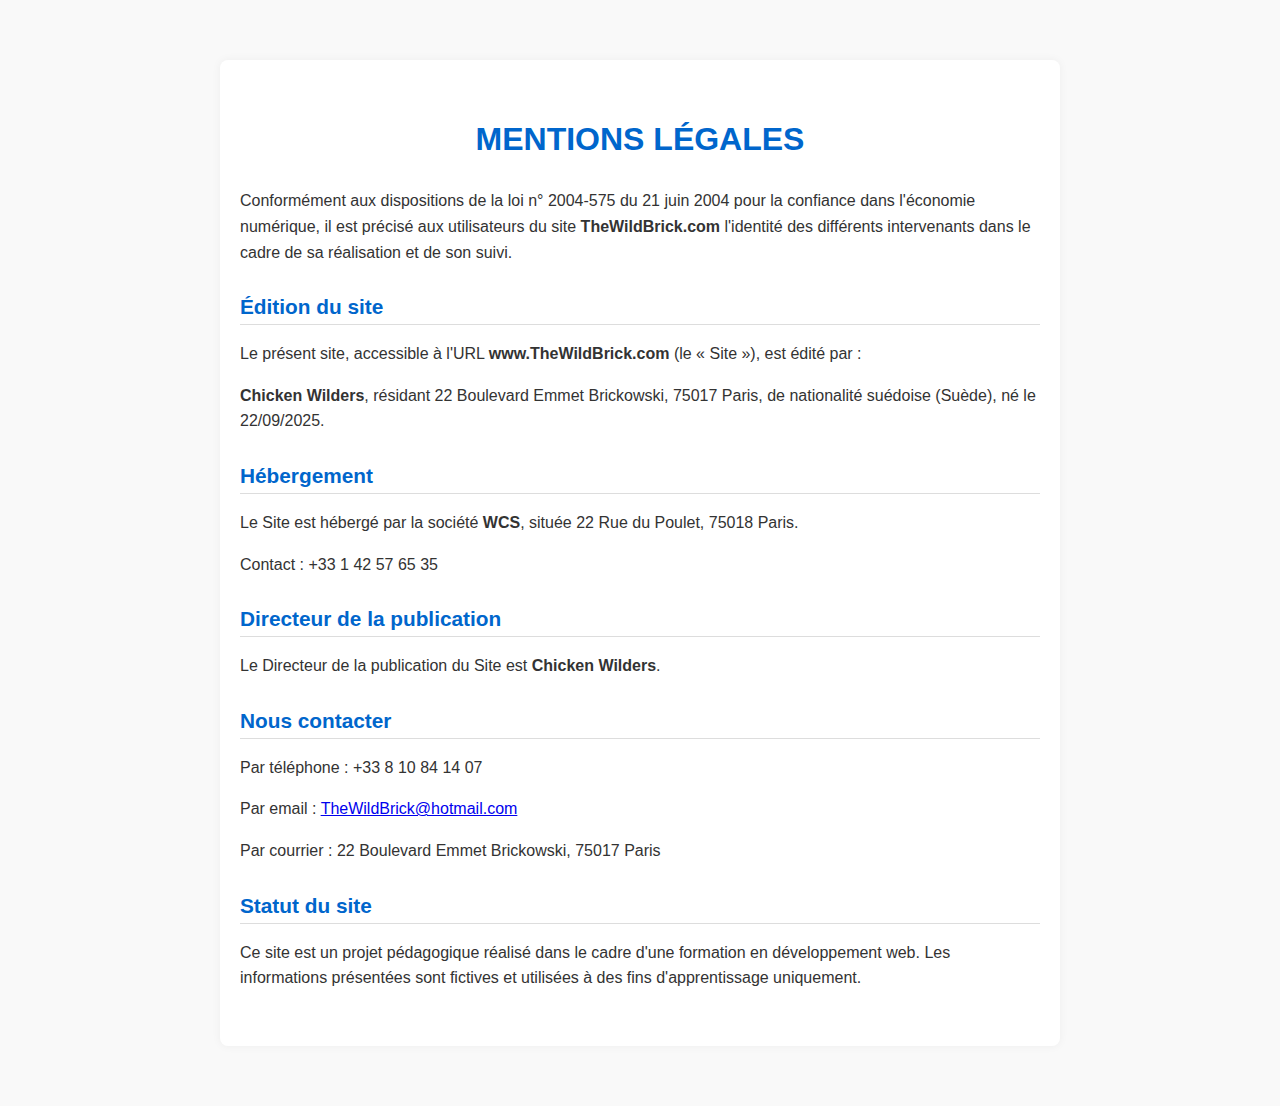
<file: ml.html>
<!DOCTYPE html>
<html lang="fr">

<head>
    <meta charset="UTF-8">
    <meta name="viewport" content="width=device-width, initial-scale=1.0">
    <title>Mentions légales</title>
    <link rel="stylesheet" href="ml.css">
</head>

<body>
    <main>
        <h1>MENTIONS LÉGALES</h1>

        <p>Conformément aux dispositions de la loi n° 2004-575 du 21 juin 2004 pour la confiance dans l'économie
            numérique, il est précisé aux utilisateurs du site <strong>TheWildBrick.com</strong> l'identité des
            différents intervenants dans le cadre de sa réalisation et de son suivi.</p>

        <h2>Édition du site</h2>
        <p>Le présent site, accessible à l'URL <strong>www.TheWildBrick.com</strong> (le « Site »), est édité par :</p>
        <p><strong>Chicken Wilders</strong>, résidant 22 Boulevard Emmet Brickowski, 75017 Paris, de nationalité
            suédoise (Suède), né le 22/09/2025.</p>

        <h2>Hébergement</h2>
        <p>Le Site est hébergé par la société <strong>WCS</strong>, située 22 Rue du Poulet, 75018 Paris.</p>
        <p>Contact : +33 1 42 57 65 35</p>

        <h2>Directeur de la publication</h2>
        <p>Le Directeur de la publication du Site est <strong>Chicken Wilders</strong>.</p>

        <h2>Nous contacter</h2>
        <p>Par téléphone : +33 8 10 84 14 07</p>
        <p>Par email : <a href="mailto:TheWildBrick@hotmail.com">TheWildBrick@hotmail.com</a></p>
        <p>Par courrier : 22 Boulevard Emmet Brickowski, 75017 Paris</p>

        <h2>Statut du site</h2>
        <p>Ce site est un projet pédagogique réalisé dans le cadre d'une formation en développement web. Les
            informations présentées sont fictives et utilisées à des fins d'apprentissage uniquement.</p>

    </main>
</body>

</html>
</file>
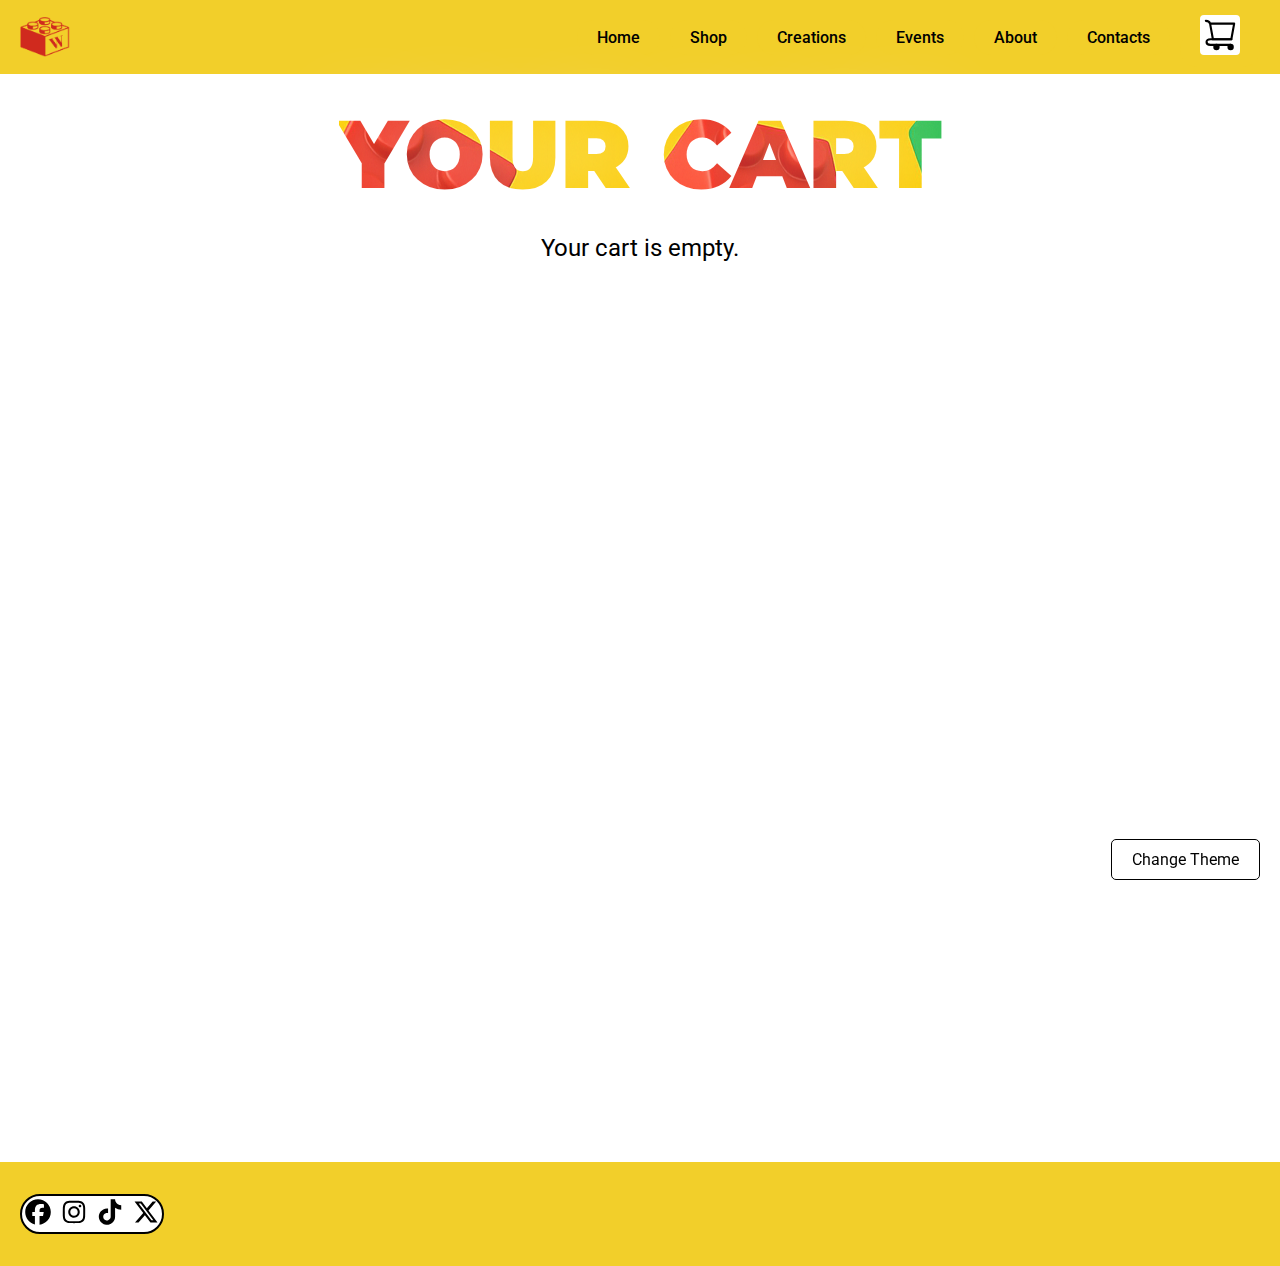
<file: shopCart.html>
<!DOCTYPE html>
<html lang="en">
<!-------------------------HEAD------------------------->
<head>
    <meta charset="UTF-8">
    <meta name="viewport" content="width=device-width, initial-scale=1.0">
    <meta name="author" content="Thibaud">
    <link rel="stylesheet" href="shopCartStyle.css">
<!-------------------------FONT------------------------->
<link rel="preconnect" href="https://fonts.googleapis.com">
    <link rel="preconnect" href="https://fonts.gstatic.com" crossorigin>
    <link
        href="https://fonts.googleapis.com/css2?family=Roboto:ital,wght@0,100..900;1,100..900&family=Rubik:ital,wght@0,300..900;1,300..900&display=swap"
        rel="stylesheet">
    <link rel="preconnect" href="https://fonts.googleapis.com">
    <link rel="preconnect" href="https://fonts.gstatic.com" crossorigin>
    <link
        href="https://fonts.googleapis.com/css2?family=Montserrat:ital,wght@0,100..900;1,100..900&family=Roboto:ital,wght@0,100..900;1,100..900&family=Rubik:ital,wght@0,300..900;1,300..900&display=swap"
        rel="stylesheet">
    <!-------------------------/FONT------------------------->
<title>The Wild Brick | Shop - Cart</title>
</head>
<!-------------------------/HEAD------------------------->
<!-------------------------BODY------------------------->
<body>
    <a id="top"></a>
    <!---------------------Navbar------------------------->
    <nav class="navbar">
        <div class="nav-container">
            <div class="logo">
                <img src="logo/lego-high-resolution-logo-transparentTWB.png" alt="logo" />
            </div>
            <div class="burger">
            <span></span>
            <span></span>
            <span></span>
            </div>
            <ul class="nav-menu">
                <li><a href="welcomeindex.html">Home</a></li>
                <li><a href="shopIndex.html">Shop</a></li>
                <li><a href="creations.html">Creations</a></li>
                <li><a href="events.html">Events</a></li>
                <li><a href="about.html">About</a></li>
                <li><a href="contacts.html">Contacts</a></li>
                <li>
                    <a href="shopCart.html" class="a2">
                    <img src="gallery/shop/shopIcon/cart.svg" class="cartTop" alt="cart">
                    </a>
                </li>
            </ul>
        </div>
    </nav>
    <!---------------------/Navbar------------------------->
<!-------------------------MAIN------------------------->
<div class="mainTitle">
<h1><span>Your cart</span></h1>
</div>
  <main>
    <!----------------------------MAIN CREATED WITH JS---------------------------->
  </main>
  <button id="toggle-theme">Change Theme</button>
<!-------------------------/MAIN------------------------->
    <!-------------------------FOOTER------------------------->
<footer class="footer">
        <div class="footer-container">
            <ul class="social-media">
                <li>
                    <a href="https://www.facebook.com" target="_blank">
                        <img src="assets.navbar/facebook-brands-solid-full.svg" alt="Facebook" />
                    </a>
                </li>
                <li>
                    <a href="https://www.instagram.com" target="_blank">
                        <img src="assets.navbar/instagram-brands-solid-full.svg" alt="Instagram" />
                    </a>
                </li>
                <li>
                    <a href="https://www.tiktok.com" target="_blank">
                        <img src="assets.navbar/tiktok-brands-solid-full.svg" alt="TikTok" />
                    </a>
                </li>
                <li>
                    <a href="https://www.twitter.com" target="_blank">
                        <img src="assets.navbar/x-twitter-brands-solid-full.svg" alt="X (Twitter)" />
                    </a>
                </li>
            </ul>
        </div>
    </footer>
    <!-------------------------/FOOTER------------------------->
<!-------------------------SCRIPT------------------------->
    <script src="shopCartScript.js"></script>
<!-------------------------/SCRIPT------------------------->
</body>
<!-------------------------/BODY------------------------->
</html>
</file>
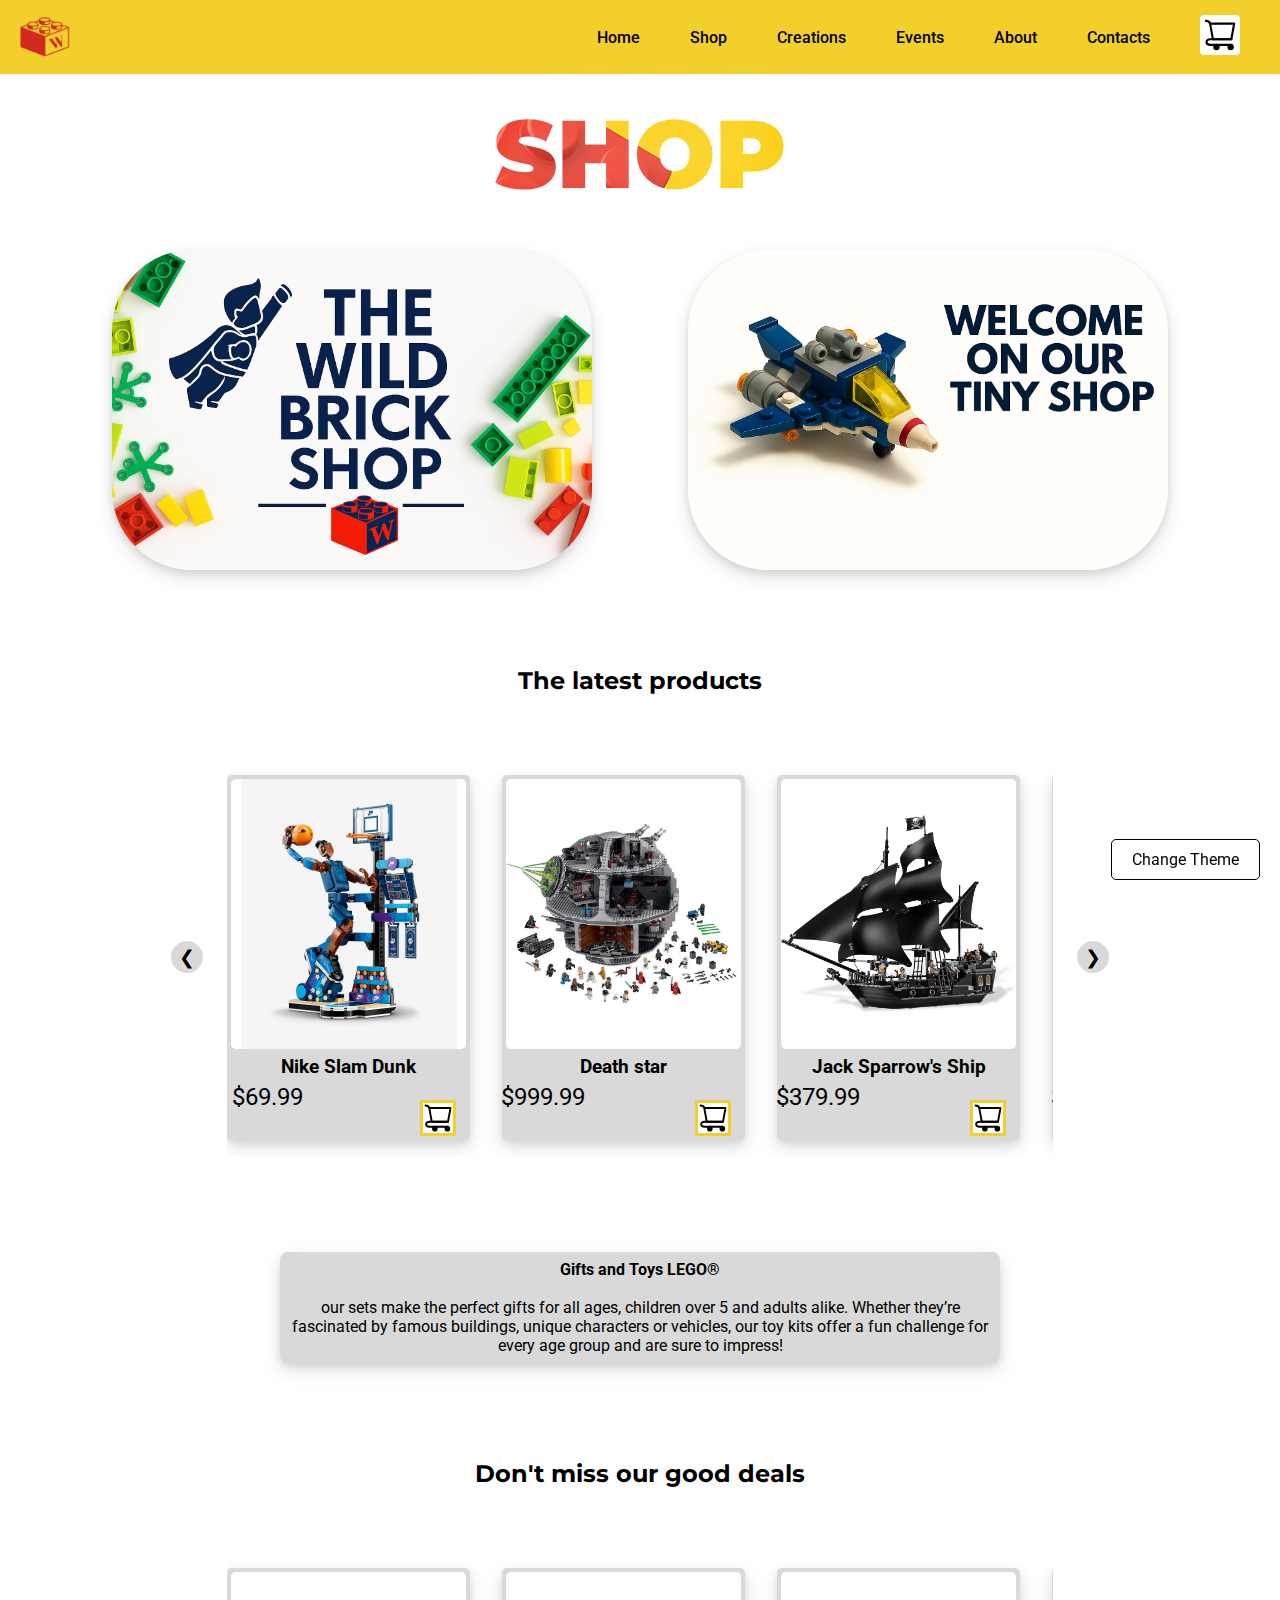
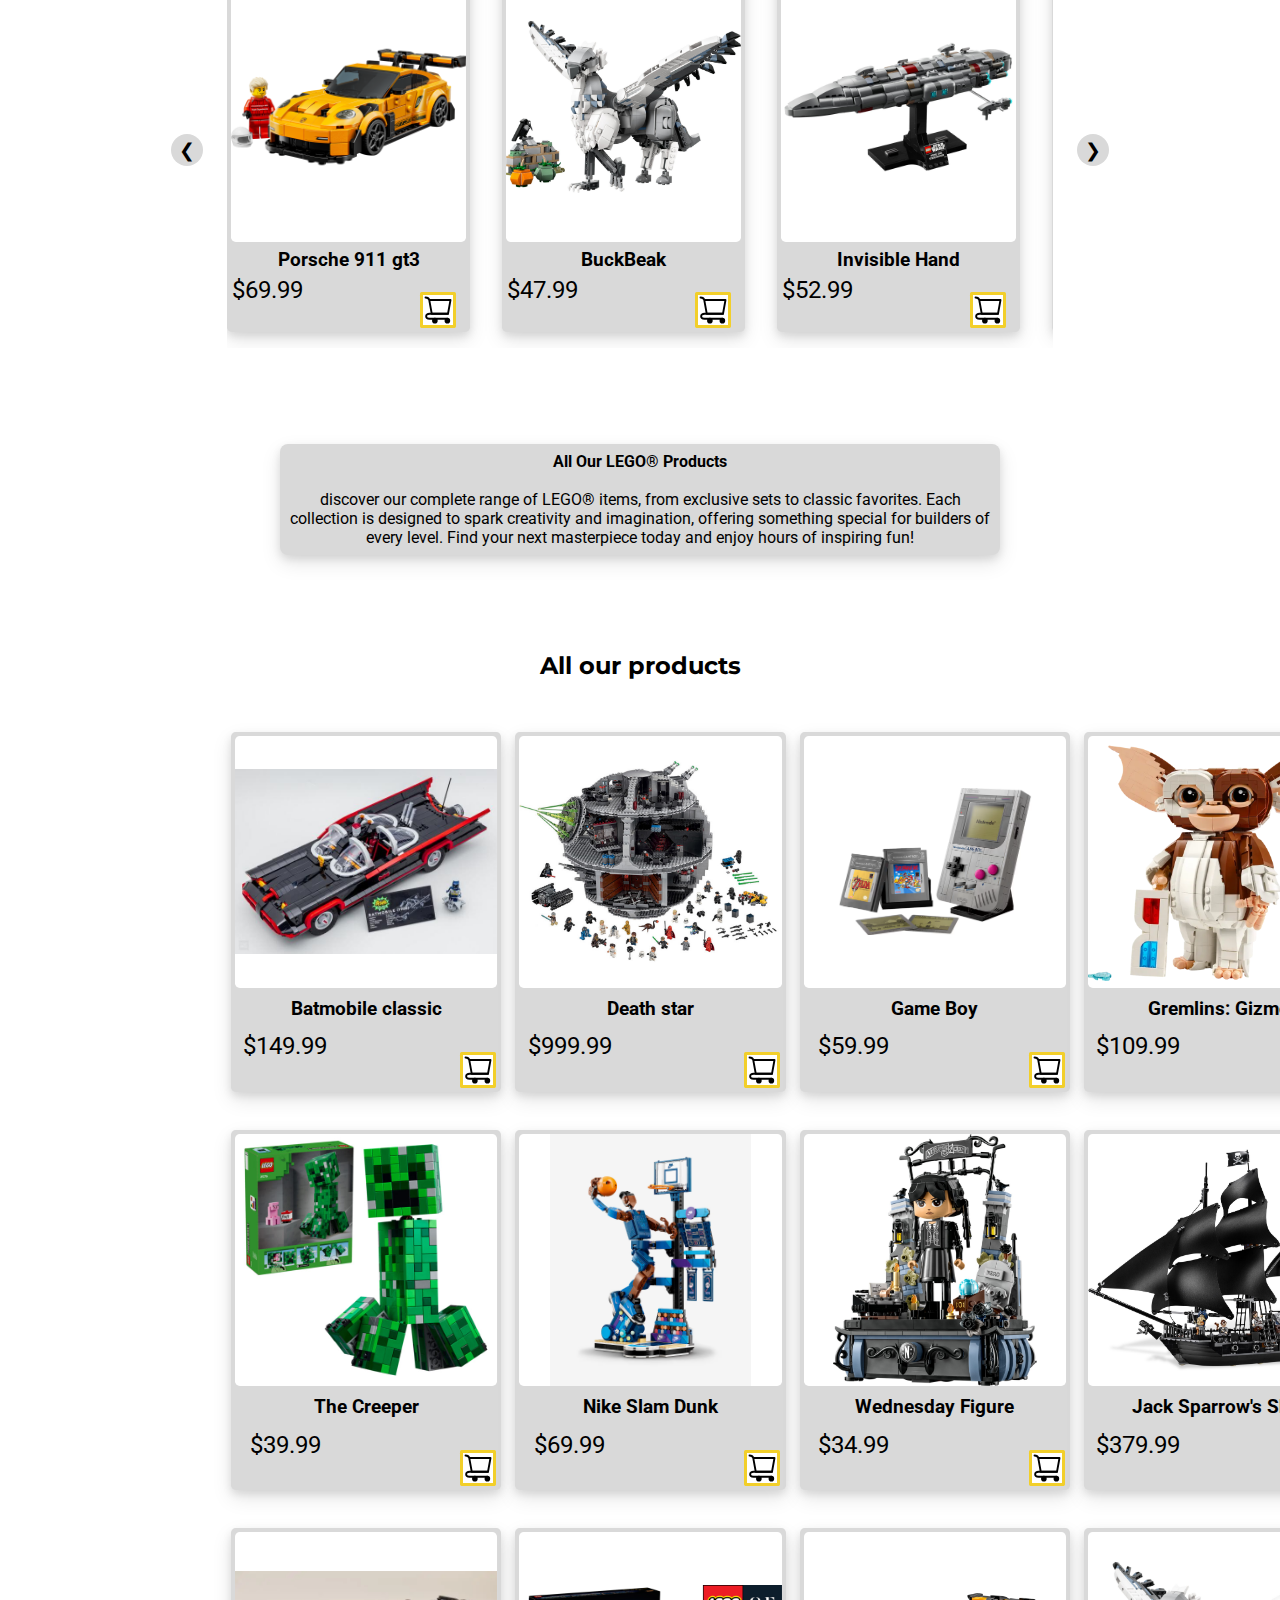
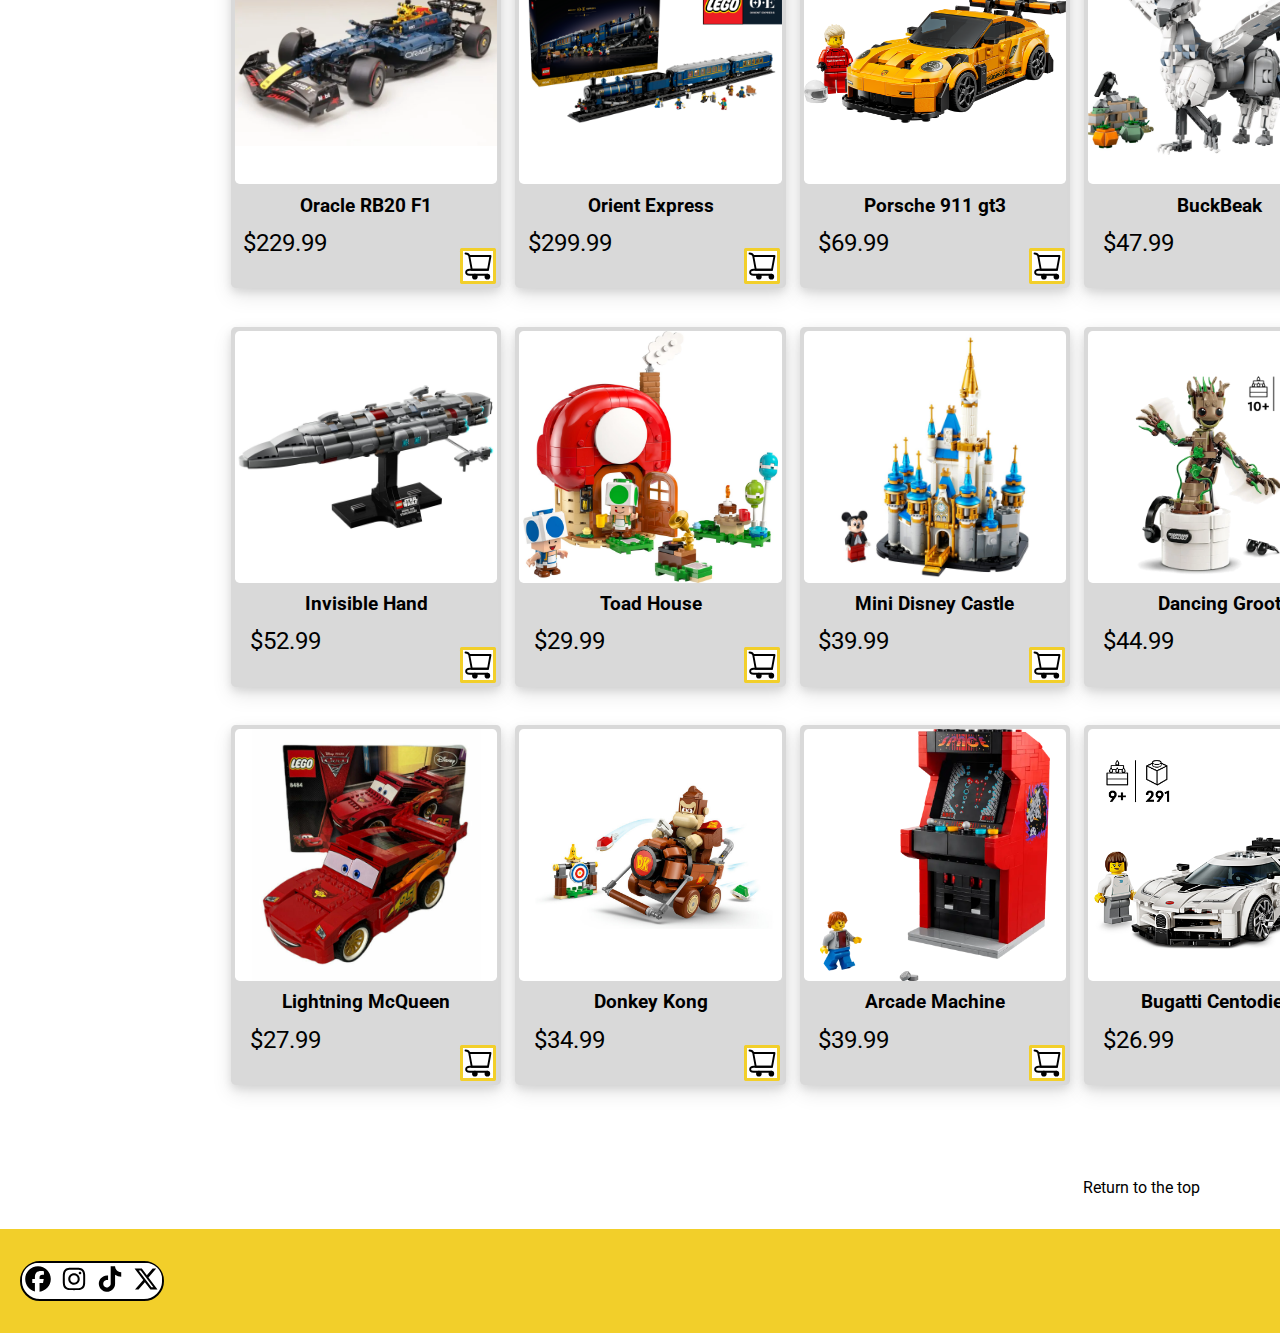
<file: shopIndex.html>
<!DOCTYPE html>
<html lang="en">
<!-------------------------HEAD------------------------->
<head>
    <meta charset="UTF-8">
    <meta name="viewport" content="width=device-width, initial-scale=1.0">
    <meta name="author" content="Thibaud">
    <link rel="stylesheet" href="shopStyle.css">
<!-------------------------FONT------------------------->
<link rel="preconnect" href="https://fonts.googleapis.com">
    <link rel="preconnect" href="https://fonts.gstatic.com" crossorigin>
    <link
        href="https://fonts.googleapis.com/css2?family=Roboto:ital,wght@0,100..900;1,100..900&family=Rubik:ital,wght@0,300..900;1,300..900&display=swap"
        rel="stylesheet">
    <link rel="preconnect" href="https://fonts.googleapis.com">
    <link rel="preconnect" href="https://fonts.gstatic.com" crossorigin>
    <link
        href="https://fonts.googleapis.com/css2?family=Montserrat:ital,wght@0,100..900;1,100..900&family=Roboto:ital,wght@0,100..900;1,100..900&family=Rubik:ital,wght@0,300..900;1,300..900&display=swap"
        rel="stylesheet">
    <!-------------------------/FONT------------------------->
<title>The Wild Brick | Shop</title>
</head>
<!-------------------------/HEAD------------------------->
<!-------------------------BODY------------------------->
<body>
    <a id="top"></a>
    <!---------------------Navbar------------------------->
    <nav class="navbar">
        <div class="nav-container">
            <div class="logo">
                <img src="logo/lego-high-resolution-logo-transparentTWB.png" alt="logo" />
            </div>
            <div class="burger">
            <span></span>
            <span></span>
            <span></span>
            </div>
            <ul class="nav-menu">
                <li><a href="welcomeindex.html">Home</a></li>
                <li><a href="shopIndex.html">Shop</a></li>
                <li><a href="creations.html">Creations</a></li>
                <li><a href="events.html">Events</a></li>
                <li><a href="about.html">About</a></li>
                <li><a href="contacts.html">Contacts</a></li>
                <li>
                    <a href="shopCart.html" class="a2">
                    <img src="gallery/shop/shopIcon/cart.svg" class="cartTop" alt="cart">
                    </a>
                </li>
            </ul>
        </div>
    </nav>
    <!---------------------/Navbar------------------------->
<!-------------------------MAIN------------------------->
<main>
    <div class="mainTitle">
    <h1><span>Shop</span></h1>
    </div>
<!-------------------------TOPMAIN------------------------->
<div class="shopTopImg">
            <img src="gallery/shop/bannière3.png" alt="bannière shop" class="shopImgL">
            <img src="gallery/shop/shopWelcome2.png" alt="welcome on our shop" class="shopImgR">
    </div>
<h2>The latest products</h2>
<section class="shopSlider">
            <button class="shopArrow left">&#10094;</button>
            <article class="shopSliderTrack">
                <div class="shopSlide">
                    <img src="gallery/shop/theLatestProducts/shopNikeSlamDunk.png" alt="panier de basket en lego">
                    <p class="shopNameProduct">Nike Slam Dunk</p>
                    <p class="shopPriceProduct">$69.99</p>
                    <p class="shopAddToCart"><img src="gallery/shop/shopIcon/cart.svg" class="cart" alt="add to cart">
                    </p>
                </div>
                <div class="shopSlide">
                    <img src="gallery/shop/theLatestProducts/shopDeathStar.jpg" alt="étoile de la mort en lego">
                    <p class="shopNameProduct">Death star</p>
                    <p class="shopPriceProduct">$999.99</p>
                    <p class="shopAddToCart"><img src="gallery/shop/shopIcon/cart.svg" class="cart" alt="add to cart">
                    </p>
                </div>
                <div class="shopSlide">
                    <img src="gallery/shop/theLatestProducts/shopPirateShip.jpg" alt="vaisseau pirate en lego">
                    <p class="shopNameProduct">Jack Sparrow's Ship</p>
                    <p class="shopPriceProduct">$379.99</p>
                    <p class="shopAddToCart"><img src="gallery/shop/shopIcon/cart.svg" class="cart" alt="add to cart">
                    </p>
                </div>
                <div class="shopSlide">
                    <img src="gallery/shop/theLatestProducts/shopGizmo2.png" alt="gizmo en lego">
                    <p class="shopNameProduct">Gremlins: Gizmo</p>
                    <p class="shopPriceProduct">$109.99</p>
                    <p class="shopAddToCart"><img src="gallery/shop/shopIcon/cart.svg" class="cart" alt="add to cart">
                    </p>
                </div>
                <div class="shopSlide">
                    <img src="gallery/shop/goodDeal/shopCreeper.png" alt="creeper en lego">
                    <p class="shopNameProduct">The Creeper</p>
                    <p class="shopPriceProduct">$39.99</p>
                    <p class="shopAddToCart"><img src="gallery/shop/shopIcon/cart.svg" class="cart" alt="add to cart">
                    </p>
                </div>
                <div class="shopSlide">
                    <img src="gallery/shop/theLatestProducts/shopBatmobile2.png" alt="batmobile en lego">
                    <p class="shopNameProduct">Batmobile classic</p>
                    <p class="shopPriceProduct">$149.99</p>
                    <p class="shopAddToCart"><img src="gallery/shop/shopIcon/cart.svg" class="cart" alt="add to cart">
                    </p>
                </div>
                <div class="shopSlide">
                    <img src="gallery/shop/theLatestProducts/shopWednesday.png" alt="mercredi en lego">
                    <p class="shopNameProduct">Wednesday Figure</p>
                    <p class="shopPriceProduct">$34.99</p>
                    <p class="shopAddToCart"><img src="gallery/shop/shopIcon/cart.svg" class="cart" alt="add to cart">
                    </p>
                </div>
                <div class="shopSlide">
                    <img src="gallery/shop/theLatestProducts/shopGameboy.png" alt="game boy en lego">
                    <p class="shopNameProduct">Game Boy</p>
                    <p class="shopPriceProduct">$59.99</p>
                    <p class="shopAddToCart"><img src="gallery/shop/shopIcon/cart.svg" class="cart" alt="add to cart">
                    </p>
                </div>
                <div class="shopSlide">
                    <img src="gallery/shop/theLatestProducts/ShopRedbullRb20.png" alt="voiture redbull rb20 en lego">
                    <p class="shopNameProduct">Oracle RB20 F1</p>
                    <p class="shopPriceProduct">$229.99</p>
                    <p class="shopAddToCart"><img src="gallery/shop/shopIcon/cart.svg" class="cart" alt="add to cart">
                    </p>
                </div>
                <div class="shopSlide">
                    <img src="gallery/shop/theLatestProducts/shopOrientExpress.png" alt="Orient express en lego">
                    <p class="shopNameProduct">Orient Express</p>
                    <p class="shopPriceProduct">$299.99</p>
                    <p class="shopAddToCart"><img src="gallery/shop/shopIcon/cart.svg" class="cart" alt="add to cart">
                    </p>
                </div>
            </article>
            <button class="shopArrow right">&#10095;</button>
        </section>
        <p class="shopPtop"><strong>Gifts and Toys LEGO®</strong> <br> our sets make the perfect gifts for all ages,
            children over 5 and
            adults
            alike. Whether
            they’re
            fascinated by famous buildings, unique characters or vehicles, our toy kits offer a fun challenge for every
            age group
            and are sure to impress!</p>
<!-------------------------/TOPMAIN------------------------->
<!-------------------------MIDMAIN------------------------->
<h2>Don't miss our good deals</h2>
<section class="shopSlider">
            <article class="shopSliderTrack">
                <button class="shopArrow left">&#10094;</button>
                <div class="shopSlide">
                    <img src="gallery/shop/goodDeal/shopPorsche911gt32.png" alt="porsche 911 gt3 en lego">
                    <p class="shopNameProduct">Porsche 911 gt3</p>
                    <p class="shopPriceProduct">$69.99</p>
                    <p class="shopAddToCart"><img src="gallery/shop/shopIcon/cart.svg" class="cart" alt="add to cart">
                    </p>
                </div>
                <div class="shopSlide">
                    <img src="gallery/shop/goodDeal/shopBuckBeak2.png" alt="griffon en lego">
                    <p class="shopNameProduct">BuckBeak</p>
                    <p class="shopPriceProduct">$47.99</p>
                    <p class="shopAddToCart"><img src="gallery/shop/shopIcon/cart.svg" class="cart" alt="add to cart">
                    </p>
                </div>
                <div class="shopSlide">
                    <img src="gallery/shop/goodDeal/shopInvisibleHand.png" alt="vaisseau spatial en lego">
                    <p class="shopNameProduct">Invisible Hand</p>
                    <p class="shopPriceProduct">$52.99</p>
                    <p class="shopAddToCart"><img src="gallery/shop/shopIcon/cart.svg" class="cart" alt="add to cart">
                    </p>
                </div>
                <div class="shopSlide">
                    <img src="gallery/shop/goodDeal/shopToadHouse.png" alt="maison de toad en lego">
                    <p class="shopNameProduct">Toad House</p>
                    <p class="shopPriceProduct">$29.99</p>
                    <p class="shopAddToCart"><img src="gallery/shop/shopIcon/cart.svg" class="cart" alt="add to cart">
                    </p>
                </div>
                <div class="shopSlide">
                    <img src="gallery/shop/goodDeal/shopMiniDisneyCastle.png" alt="mini chateau disney en lego">
                    <p class="shopNameProduct">Mini Disney Castle</p>
                    <p class="shopPriceProduct">$39.99</p>
                    <p class="shopAddToCart"><img src="gallery/shop/shopIcon/cart.svg" class="cart" alt="add to cart">
                    </p>
                </div>
                <div class="shopSlide">
                    <img src="gallery/shop/goodDeal/shopGroot.png" alt="groot en lego">
                    <p class="shopNameProduct">Dancing Groot</p>
                    <p class="shopPriceProduct">$44.99</p>
                    <p class="shopAddToCart"><img src="gallery/shop/shopIcon/cart.svg" class="cart" alt="add to cart">
                    </p>
                </div>
                <div class="shopSlide">
                    <img src="gallery/shop/theLatestProducts/shopMcQueen.png" alt="flash mcqueen en lego">
                    <p class="shopNameProduct">Lightning McQueen</p>
                    <p class="shopPriceProduct">$27.99</p>
                    <p class="shopAddToCart"><img src="gallery/shop/shopIcon/cart.svg" class="cart" alt="add to cart">
                    </p>
                </div>
                <div class="shopSlide">
                    <img src="gallery/shop/goodDeal/shopDonkeyKong.png" alt="donkey kong en lego" alt="add to cart">
                    <p class="shopNameProduct">Donkey Kong </p>
                    <p class="shopPriceProduct">$34.99</p>
                    <p class="shopAddToCart"><img src="gallery/shop/shopIcon/cart.svg" class="cart" alt="add to cart">
                    </p>
                </div>
                <div class="shopSlide">
                    <img src="gallery/shop/goodDeal/shopArcadeMachine2.png" alt="borne arcade en lego">
                    <p class="shopNameProduct">Arcade Machine</p>
                    <p class="shopPriceProduct">$39.99</p>
                    <p class="shopAddToCart"><img src="gallery/shop/shopIcon/cart.svg" class="cart" alt="add to cart">
                    </p>
                </div>
                <div class="shopSlide">
                    <img src="gallery/shop/goodDeal/shopBugattiCentodieci2.png" alt="bugatti en lego">
                    <p class="shopNameProduct">Bugatti Centodieci</p>
                    <p class="shopPriceProduct">$26.99</p>
                    <p class="shopAddToCart"><img src="gallery/shop/shopIcon/cart.svg" class="cart" alt="add to cart">
                    </p>
                </div>
            </article>
            <button class="shopArrow right">&#10095;</button>
        </section>
        <p class="shopPtop"><strong>All Our LEGO® Products</strong> <br> discover our complete range of LEGO® items, from exclusive sets to classic favorites. 
            Each collection is designed to spark creativity and imagination, offering something special for builders of every level. 
            Find your next masterpiece today and enjoy hours of inspiring fun!</p>
<!-------------------------/MIDMAIN------------------------->
<!-------------------------BOTTOMMAIN------------------------->
<h2>All our products</h2>
<section class="shopAll">
            <article class="shopAllProd">
                <div class="shopSlide1">
                    <img src="gallery/shop/theLatestProducts/shopBatmobile2.png" alt="batmobile en lego">
                    <p class="shopNameProduct">Batmobile classic</p>
                    <p class="shopPriceProduct">$149.99</p>
                    <p class="shopAddToCart"><img src="gallery/shop/shopIcon/cart.svg" class="cart" alt="add to cart">
                    </p>
                </div>
                <div class="shopSlide1">
                    <img src="gallery/shop/theLatestProducts/shopDeathStar.jpg" alt="étoile de la mort en lego">
                    <p class="shopNameProduct">Death star</p>
                    <p class="shopPriceProduct">$999.99</p>
                    <p class="shopAddToCart"><img src="gallery/shop/shopIcon/cart.svg" class="cart" alt="add to cart">
                    </p>
                </div>
                <div class="shopSlide1">
                    <img src="gallery/shop/theLatestProducts/shopGameboy.png" alt="game boy en lego">
                    <p class="shopNameProduct">Game Boy</p>
                    <p class="shopPriceProduct">$59.99</p>
                    <p class="shopAddToCart"><img src="gallery/shop/shopIcon/cart.svg" class="cart" alt="add to cart">
                    </p>
                </div>
                <div class="shopSlide1">
                    <img src="gallery/shop/theLatestProducts/shopGizmo2.png" alt="gizmo en lego">
                    <p class="shopNameProduct">Gremlins: Gizmo</p>
                    <p class="shopPriceProduct">$109.99</p>
                    <p class="shopAddToCart"><img src="gallery/shop/shopIcon/cart.svg" class="cart" alt="add to cart">
                    </p>
                </div>
                <div class="shopSlide1">
                    <img src="gallery/shop/goodDeal/shopCreeper.png" alt="creeper en lego">
                    <p class="shopNameProduct">The Creeper</p>
                    <p class="shopPriceProduct">$39.99</p>
                    <p class="shopAddToCart"><img src="gallery/shop/shopIcon/cart.svg" class="cart" alt="add to cart">
                    </p>
                </div>
                <div class="shopSlide1">
                    <img src="gallery/shop/theLatestProducts/shopNikeSlamDunk.png" alt="panier de basket en lego">
                    <p class="shopNameProduct">Nike Slam Dunk</p>
                    <p class="shopPriceProduct">$69.99</p>
                    <p class="shopAddToCart"><img src="gallery/shop/shopIcon/cart.svg" class="cart" alt="add to cart">
                    </p>
                </div>
                <div class="shopSlide1">
                    <img src="gallery/shop/theLatestProducts/shopWednesday.png" alt="mercredi en lego">
                    <p class="shopNameProduct">Wednesday Figure</p>
                    <p class="shopPriceProduct">$34.99</p>
                    <p class="shopAddToCart"><img src="gallery/shop/shopIcon/cart.svg" class="cart" alt="add to cart">
                    </p>
                </div>
                <div class="shopSlide1">
                    <img src="gallery/shop/theLatestProducts/shopPirateShip.jpg" alt="vaisseau pirate en lego">
                    <p class="shopNameProduct">Jack Sparrow's Ship</p>
                    <p class="shopPriceProduct">$379.99</p>
                    <p class="shopAddToCart"><img src="gallery/shop/shopIcon/cart.svg" class="cart" alt="add to cart">
                    </p>
                </div>
                <div class="shopSlide1">
                    <img src="gallery/shop/theLatestProducts/ShopRedbullRb20.png" alt="voiture redbull rb20 en lego">
                    <p class="shopNameProduct">Oracle RB20 F1</p>
                    <p class="shopPriceProduct">$229.99</p>
                    <p class="shopAddToCart"><img src="gallery/shop/shopIcon/cart.svg" class="cart" alt="add to cart">
                    </p>
                </div>
                <div class="shopSlide1">
                    <img src="gallery/shop/theLatestProducts/shopOrientExpress.png" alt="Orient express en lego">
                    <p class="shopNameProduct">Orient Express</p>
                    <p class="shopPriceProduct">$299.99</p>
                    <p class="shopAddToCart"><img src="gallery/shop/shopIcon/cart.svg" class="cart" alt="add to cart">
                    </p>
                </div>
                <div class="shopSlide1">
                    <img src="gallery/shop/goodDeal/shopPorsche911gt32.png" alt="porsche 911 gt3 en lego">
                    <p class="shopNameProduct">Porsche 911 gt3</p>
                    <p class="shopPriceProduct">$69.99</p>
                    <p class="shopAddToCart"><img src="gallery/shop/shopIcon/cart.svg" class="cart" alt="add to cart">
                    </p>
                </div>
                <div class="shopSlide1">
                    <img src="gallery/shop/goodDeal/shopBuckBeak2.png" alt="griffon en lego">
                    <p class="shopNameProduct">BuckBeak</p>
                    <p class="shopPriceProduct">$47.99</p>
                    <p class="shopAddToCart"><img src="gallery/shop/shopIcon/cart.svg" class="cart" alt="add to cart">
                    </p>
                </div>
                <div class="shopSlide1">
                    <img src="gallery/shop/goodDeal/shopInvisibleHand.png" alt="vaisseau spatial en lego">
                    <p class="shopNameProduct">Invisible Hand</p>
                    <p class="shopPriceProduct">$52.99</p>
                    <p class="shopAddToCart"><img src="gallery/shop/shopIcon/cart.svg" class="cart" alt="add to cart">
                    </p>
                </div>
                <div class="shopSlide1">
                    <img src="gallery/shop/goodDeal/shopToadHouse.png" alt="maison de toad en lego">
                    <p class="shopNameProduct">Toad House</p>
                    <p class="shopPriceProduct">$29.99</p>
                    <p class="shopAddToCart"><img src="gallery/shop/shopIcon/cart.svg" class="cart" alt="add to cart">
                    </p>
                </div>
                <div class="shopSlide1">
                    <img src="gallery/shop/goodDeal/shopMiniDisneyCastle.png" alt="mini chateau disney en lego">
                    <p class="shopNameProduct">Mini Disney Castle</p>
                    <p class="shopPriceProduct">$39.99</p>
                    <p class="shopAddToCart"><img src="gallery/shop/shopIcon/cart.svg" class="cart" alt="add to cart">
                    </p>
                </div>
                <div class="shopSlide1">
                    <img src="gallery/shop/goodDeal/shopGroot.png" alt="groot en lego">
                    <p class="shopNameProduct">Dancing Groot</p>
                    <p class="shopPriceProduct">$44.99</p>
                    <p class="shopAddToCart"><img src="gallery/shop/shopIcon/cart.svg" class="cart" alt="add to cart">
                    </p>
                </div>
                <div class="shopSlide1">
                    <img src="gallery/shop/theLatestProducts/shopMcQueen.png" alt="flash mcqueen en lego">
                    <p class="shopNameProduct">Lightning McQueen</p>
                    <p class="shopPriceProduct">$27.99</p>
                    <p class="shopAddToCart"><img src="gallery/shop/shopIcon/cart.svg" class="cart" alt="add to cart">
                    </p>
                </div>
                <div class="shopSlide1">
                    <img src="gallery/shop/goodDeal/shopDonkeyKong.png" alt="donkey kong en lego">
                    <p class="shopNameProduct">Donkey Kong </p>
                    <p class="shopPriceProduct">$34.99</p>
                    <p class="shopAddToCart"><img src="gallery/shop/shopIcon/cart.svg" class="cart" alt="add to cart">
                    </p>
                </div>
                <div class="shopSlide1">
                    <img src="gallery/shop/goodDeal/shopArcadeMachine2.png" alt="borne arcade en lego">
                    <p class="shopNameProduct">Arcade Machine</p>
                    <p class="shopPriceProduct">$39.99</p>
                    <p class="shopAddToCart"><img src="gallery/shop/shopIcon/cart.svg" class="cart" alt="add to cart">
                    </p>
                </div>
                <div class="shopSlide1">
                    <img src="gallery/shop/goodDeal/shopBugattiCentodieci2.png" alt="bugatti en lego">
                    <p class="shopNameProduct">Bugatti Centodieci</p>
                    <p class="shopPriceProduct">$26.99</p>
                    <p class="shopAddToCart"><img src="gallery/shop/shopIcon/cart.svg" class="cart" alt="add to cart">
                    </p>
                </div>
            </article>
        </section>
<p class="shopReturnTop"><a href="#top">Return to the top</a></p>
<!-------------------------/BOTTOMMAIN------------------------->
<button id="toggle-theme">Change Theme</button>
</main>
    <!-------------------------/MAIN------------------------->
    <!-------------------------FOOTER------------------------->
<footer class="footer">
        <div class="footer-container">
            <ul class="social-media">
                <li>
                    <a href="https://www.facebook.com" target="_blank">
                        <img src="assets.navbar/facebook-brands-solid-full.svg" alt="Facebook" />
                    </a>
                </li>
                <li>
                    <a href="https://www.instagram.com" target="_blank">
                        <img src="assets.navbar/instagram-brands-solid-full.svg" alt="Instagram" />
                    </a>
                </li>
                <li>
                    <a href="https://www.tiktok.com" target="_blank">
                        <img src="assets.navbar/tiktok-brands-solid-full.svg" alt="TikTok" />
                    </a>
                </li>
                <li>
                    <a href="https://www.twitter.com" target="_blank">
                        <img src="assets.navbar/x-twitter-brands-solid-full.svg" alt="X (Twitter)" />
                    </a>
                </li>
            </ul>
        </div>
    </footer>
    <!-------------------------/FOOTER------------------------->


<!-------------------------SCRIPT------------------------->
    <script src="shopScript.js"></script>
    <!-------------------------/SCRIPT------------------------->
</body>
<!-------------------------/BODY------------------------->
</html>
</file>
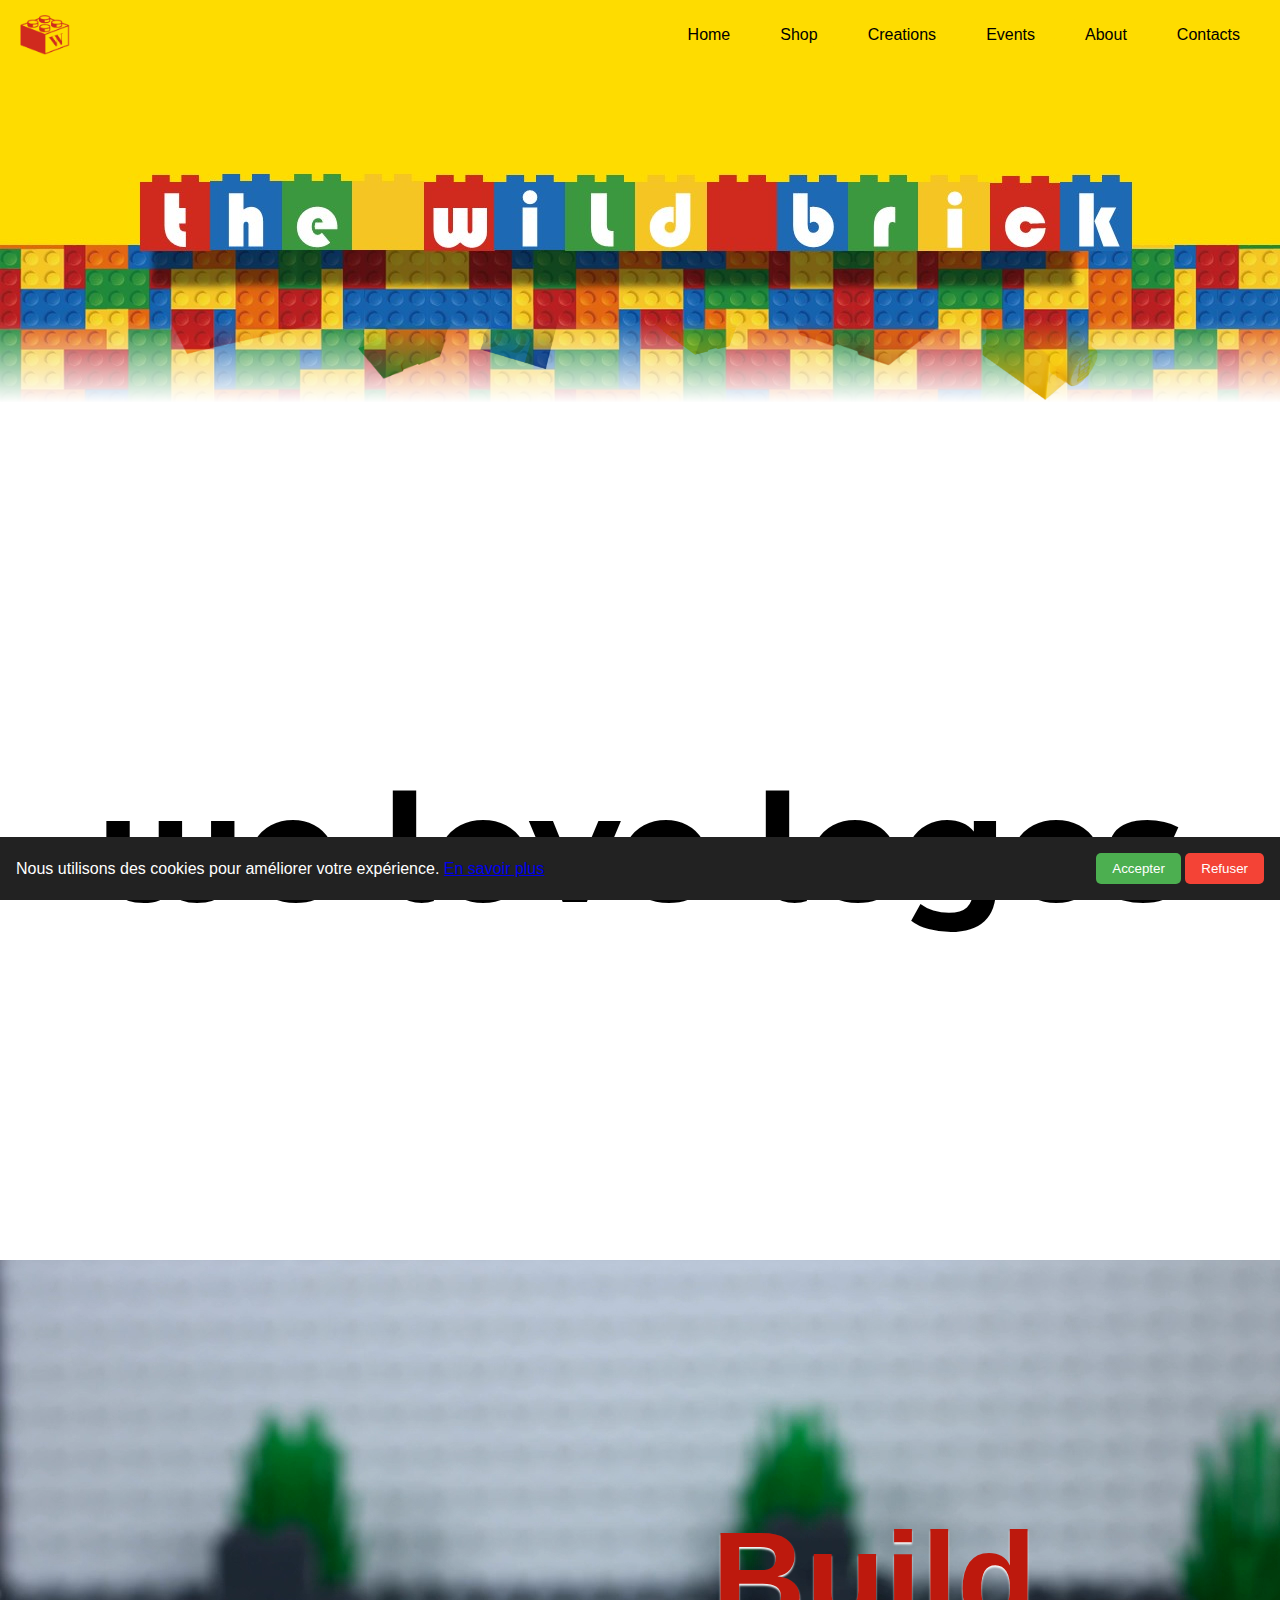
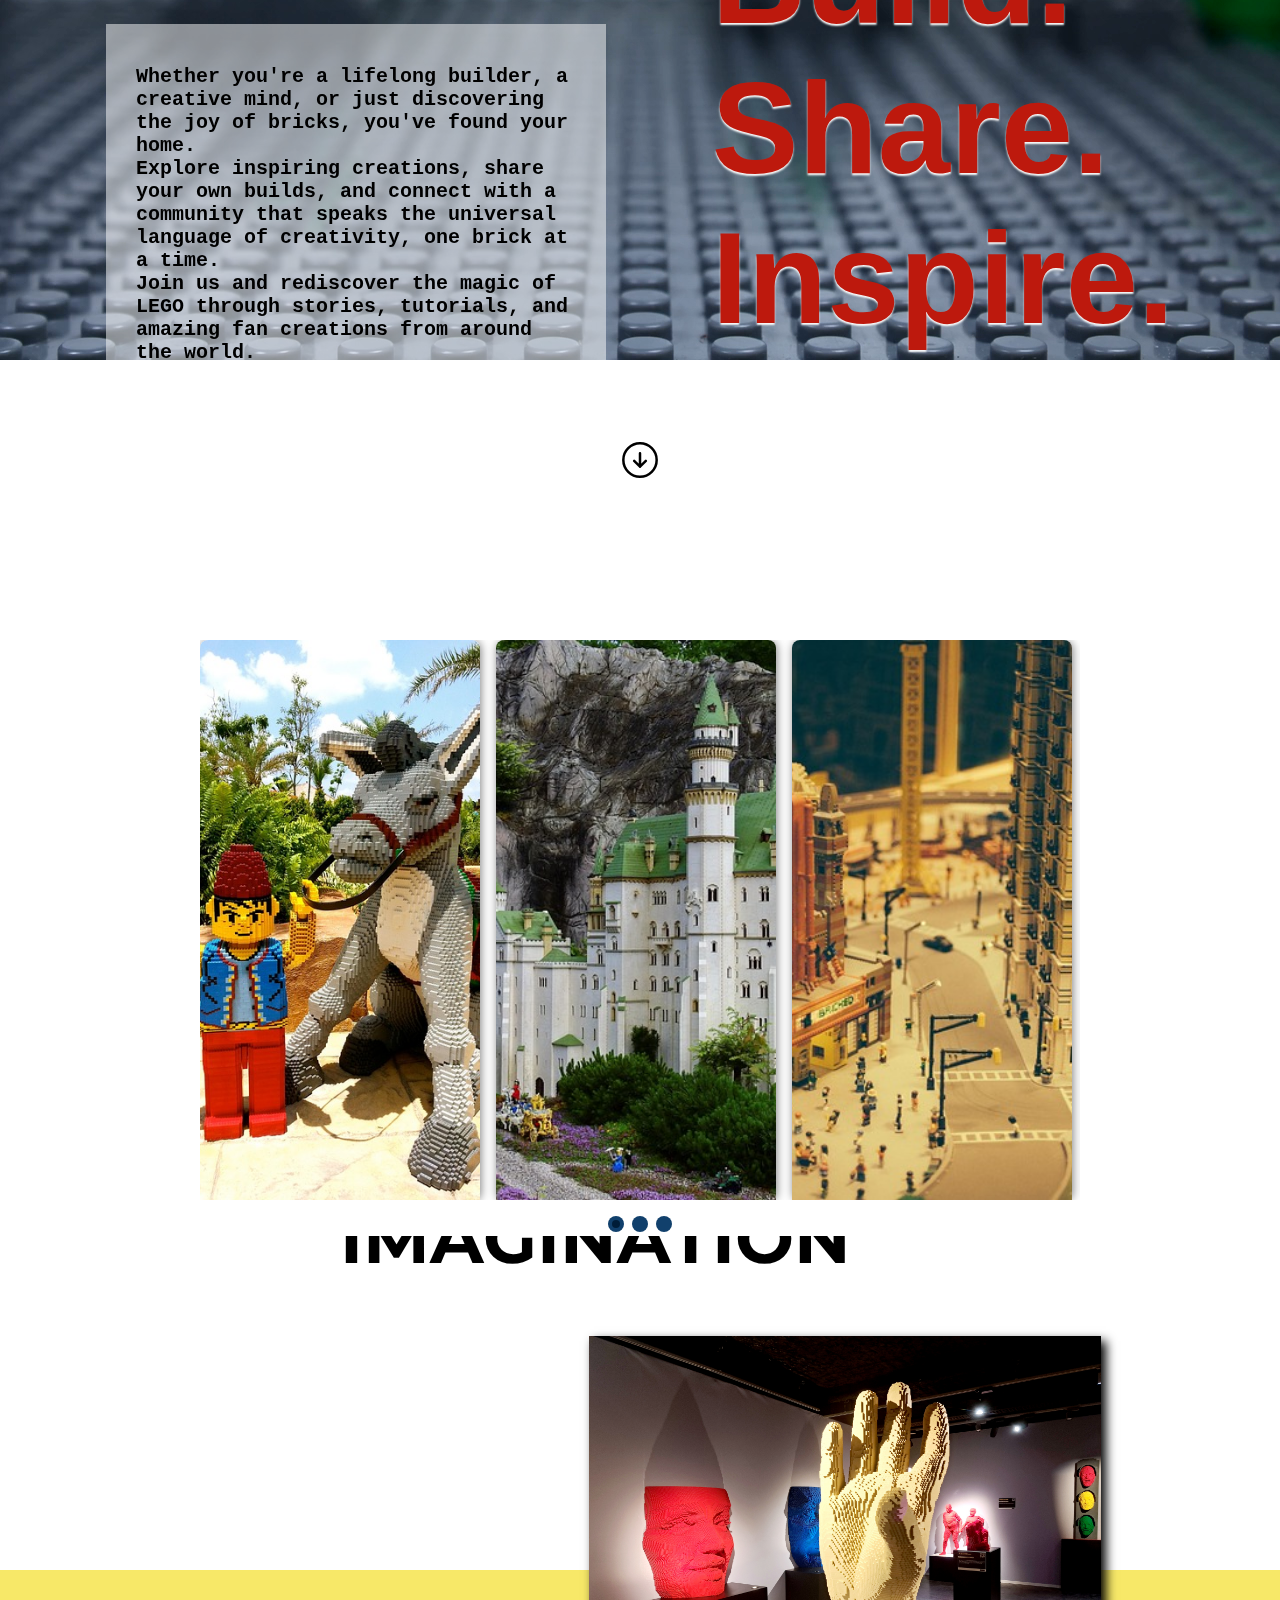
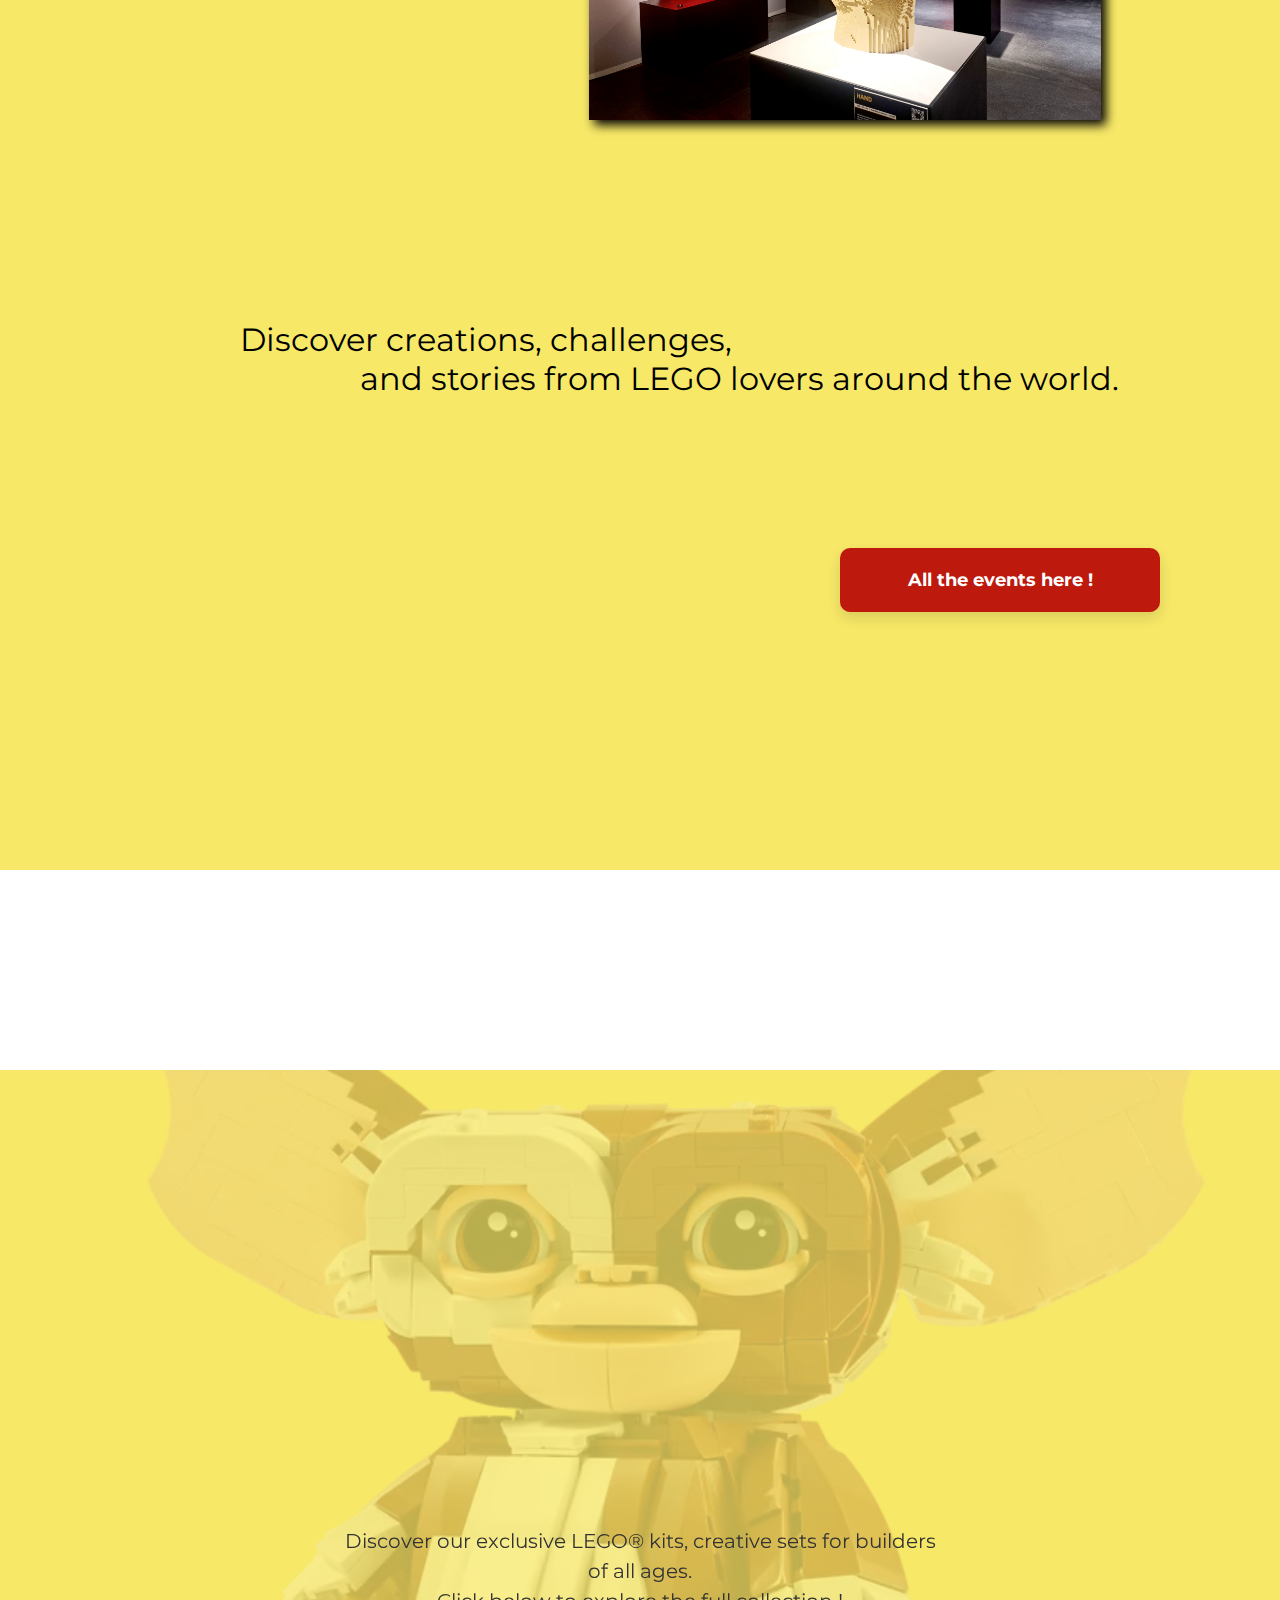
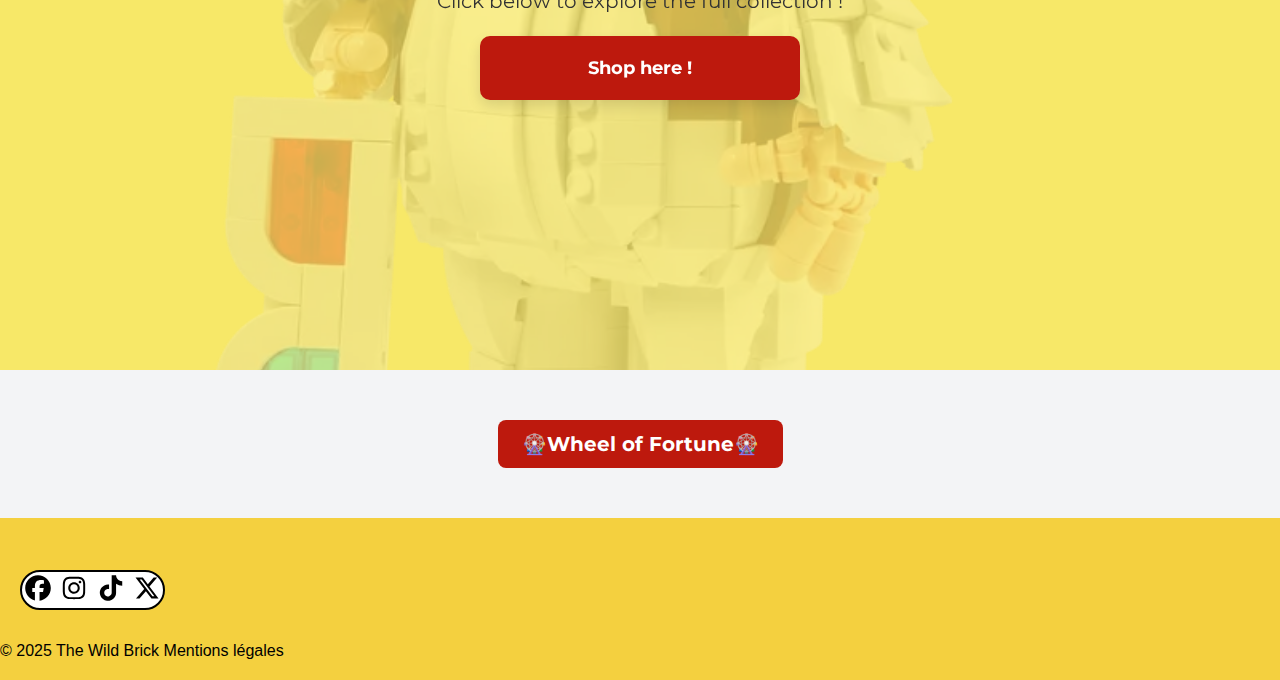
<file: welcomeindex.html>
<!DOCTYPE html>
<html lang="en">

<head>
    <meta charset="UTF-8">
    <meta name="viewport" content="width=device-width, initial-scale=1.0">
    <title>The Wild Brick - For Lego Lovers </title>
    <link rel="preconnect" href="https://fonts.googleapis.com">
    <link rel="preconnect" href="https://fonts.gstatic.com" crossorigin>
    <link
        href="https://fonts.googleapis.com/css2?family=Archivo+Black&family=Montserrat+Alternates:ital,wght@0,100;0,200;0,300;0,400;0,500;0,600;0,700;0,800;0,900;1,100;1,200;1,300;1,400;1,500;1,600;1,700;1,800;1,900&family=Montserrat:ital,wght@0,100..900;1,100..900&family=Source+Sans+3:ital,wght@0,200..900;1,200..900&display=swap"
        rel="stylesheet">

    <link rel="stylesheet" href="welcomestyle.css">
    <link rel="stylesheet" href="style.css">
    <link rel="shortcut icon" href="gallery/events/icon.ico" type="image/x-icon" text="The WildBrick - for Lego lovers">
</head>
<div id="cookie-banner" class="cookie-banner" aria-hidden="true">
  <p>
    Nous utilisons des cookies pour améliorer votre expérience. 
    <a href="/politique-cookies.html" target="_blank">En savoir plus</a>
  </p>
  <div class="actions">
    <button id="acceptCookies">Accepter</button>
    <button id="declineCookies">Refuser</button>
  </div>
</div>
<body>

    <!--Navbar-->
    <nav class="navbar">
        <div class="nav-container">
            <!-- Logo (placehodel en attendant le vrai logo)-->
            <div class="logo">
                <img src="logo/lego-high-resolution-logo-transparentTWB.png" alt="logo" />
            </div>
            <!-- Menu de navigation-->
            <ul class="nav-menu">
                <li><a href="welcomeindex.html">Home</a></li>
                <li><a href="shopIndex.html">Shop</a></li>
                <li><a href="creations.html">Creations</a></li>
                <li><a href="events.html">Events</a></li>
                <li><a href="about.html">About</a></li>
                <li><a href="contacts.html">Contacts</a></li>
            </ul>
        </div>
    </nav>

    <!-------------------------MAIN------------------------->


    <img class=banniere src="gallery/banniere thewildbrick.png" alt="banniere lege the wild brick">


 <div class="parallax-lego">
    <img class="lego1" data-rellax-speed="-7.5" data-rellax-percentage="0.6" src="gallery/welcome/lego_rouge1-removebg-preview.png">
  <img class="lego2" data-rellax-speed="-8" data-rellax-percentage="0.6"    src="gallery/welcome/legoavectoriser-removebg-preview.png">
   <img class="lego3" data-rellax-speed="-7.6" data-rellax-percentage="0.6"   src="gallery/welcome/legobleu-removebg-preview.png">
  <img class="lego4" data-rellax-speed="-6.9" data-rellax-percentage="0.6"    src="gallery/welcome/legojaune-removebg-preview.png">
  <img class="lego5" data-rellax-speed="-9" data-rellax-percentage="0.65"    src="gallery/welcome/legorouge-removebg-preview.png">
  <img class="lego6" data-rellax-speed="-7.1" data-rellax-percentage="0.6"   src="gallery/welcome/legojaune1-removebg-preview.png">
</div>


    <div class="slogan"><b>we love legos</b></div>
    <section class="homeHeader">
        <video autoplay muted loop class="video">
            <source src="gallery/37053-413229543_tiny.mp4" type="video/mp4">
        </video>
        <div class="textpresentation">
            <div class="textpres1" data-rellax-speed="2" data-rellax-percentage="0.5" >
                <p>Whether you're a lifelong builder, a creative mind, or just discovering the joy of bricks, you've
                    found
                    your home.</p>
                <p>Explore inspiring creations, share your own builds, and connect with a community that speaks the
                    universal language of creativity, one brick at a time.</p>
                <p>Join us and rediscover the magic of LEGO through stories, tutorials, and amazing fan creations from
                    around the world.</p>
            </div>
            <div class="textpres2" data-rellax-speed="1.2" data-rellax-percentage="2"><b>
                    <p>Build.</p>
                    <p>Share.</p>
                    <p>Inspire.</p>
                </b>
            </div>
    </section>
    <img class="arrowbottom" src="gallery/arrow-down-circle.svg" alt="icone fleche bas">
    <div class="center" id="content">
        <div class="wrapper">
            <div class="inner" style="transform: translateX(-0%);">
                <div class="card">
                    <img src="gallery/ane.jpg" alt="ane en lego">
                </div>
                <div class="card">
                    <img src="gallery/chateau.jpg" alt="chateau en lego">
                </div>
                <div class="card">
                    <img src="gallery/city.jpg" alt="ville en lego">
                </div>
                <div class="card">
                    <img src="gallery/marin.jpg" alt="marin en lego">
                </div>
                <div class="card">
                    <img src="gallery/monument.jpg" alt="temple en lego">
                </div>
                <!-- <div class="card"> -->
                    <!-- <img src="gallery/monument.jpg" alt="temple en lego"> -->
                <!-- </div> -->
                <div id="card" class="more-creations">
                    <div >
                       <a id="liencreations" href="creations.html"> See more creations</a>
                    </div>
                </div>
            </div>
        </div>
        <div class="map">
            <button class="active first"></button>
            <button class="second"></button>
            <button class="third"></button>
        </div>
    </div>

    <img id=photoevents src="gallery/the-art-of-brick-marseille.jpg" alt=" photo expo the art of brick">
  <div class="banniereevents">

        <div class="container">
            <div class="built-your-imagination" data-rellax-speed="-1.9" data-rellax-percentage="0.9">
                <p class="build">BUILD</p>
                <p class="your">YOUR</p>
                <p class="imagination">IMAGINATION</p>
            </div>
            <div class="discover">
                <p class="discover-up">Discover creations, challenges,</p>
                <p class="discover-down">and stories from LEGO lovers around the world.</p>
            </div>
                       <a href="events.html" id="button-events">All the events here !</a>
                    </div>
    </div>

   <!-- <p class="shopsentence" data-rellax-speed="2" data-rellax-percentage="1"><b>SHOP</b></p>
   <section class="shop">
 <img id=heihei src="gallery/43272_Prod_en-gb.png" alt= heihei en lego>
        <a href="shopIndex.html" class="buttonshop">Shop here !</a>
        </section> -->
       <section class="shop">
  <p class="shopsentence" data-rellax-speed="2" data-rellax-percentage="0.4"><b>SHOP</b></p>

  <img id="gizmo" src="gallery/shop/theLatestProducts/shopGizmo2.png" alt="LEGO set image" />

  <p class="shoptext">
    Discover our exclusive LEGO® kits, creative sets for builders of all ages.<br>
    Click below to explore the full collection !
  </p>

  <a href="shopIndex.html" class="buttonshop">Shop here !</a>
</section>

<section class="rouedelafortune">
     <button id="openPopup">🎡Wheel of Fortune🎡</button>

  <div class="popup" id="fortunePopup">
    <div class="popup-content">
      <span class="close-btn" id="closePopup">&times;</span>
      <h2>Try your luck</h2>
      <div class="pointer">&#x25BC;</div>
      <div class="wheel" id="wheel"></div>
      <button id="spin">Spin the wheel</button>
      <p id="result"></p>
    </div>
  </div>
</section>

    <footer class="footer">
        <div class="footer-container">
            <ul class="social-media">
                <li>
                    <a href="https://www.facebook.com" target="_blank">
                        <img src="assets.navbar/facebook-brands-solid-full.svg" alt="Facebook" />
                    </a>
                </li>
                <li>
                    <a href="https://www.instagram.com" target="_blank">
                        <img src="assets.navbar/instagram-brands-solid-full.svg" alt="Instagram" />
                    </a>
                </li>
                <li>
                    <a href="https://www.tiktok.com" target="_blank">
                        <img src="assets.navbar/tiktok-brands-solid-full.svg" alt="TikTok" />
                    </a>
                </li>
                <li>
                    <a href="https://www.twitter.com" target="_blank">
                        <img src="assets.navbar/x-twitter-brands-solid-full.svg" alt="X (Twitter)" />
                    </a>
                </li>
            </ul>
        </div>
        <p>&copy; 2025 The Wild Brick
            <a href="ml.html" target="_blank">Mentions légales</a>

        <!-- Ici se trouve les icônes-->
    </footer>

<script src="moduleJS/rellax.min.js"></script>
    <script src="welcomescript.js"></script>
</body>

</html>
</file>
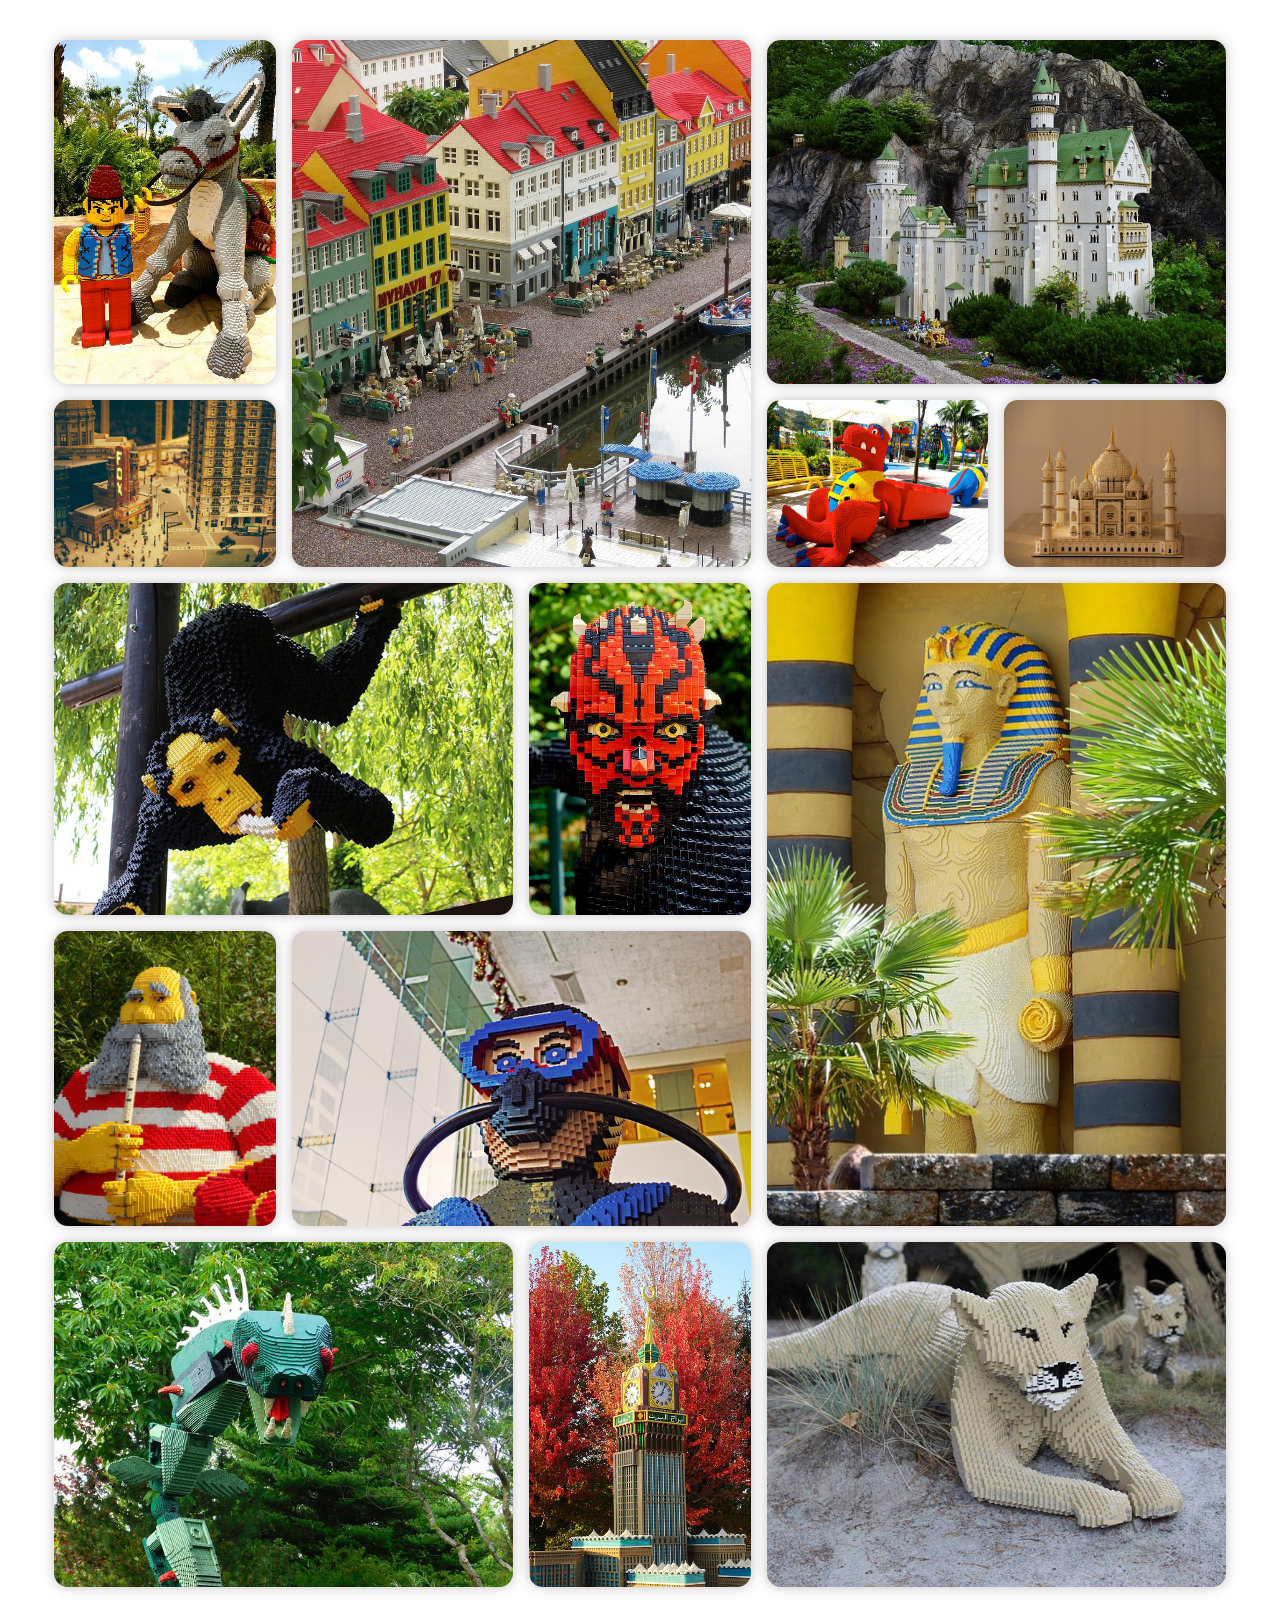
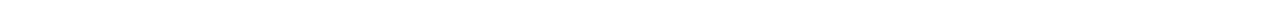
<file: creation/creations.html>
<!DOCTYPE html>
<html lang="en">
  <head>
    <meta charset="UTF-8" />
    <meta name="viewport" content="width=device-width, initial-scale=1.0" />
    <title>Nos créations</title>
    <link rel="stylesheet" href="creation.css" />
  </head>
  <body>
    <div class="grid">
      <div class="img ane">
        <div class="texte">
          <a class="btn" href="#">VOIR PLUS</a>
        </div>
        <img src="./img/ane.jpg" alt="Ane Lego - 2014" />
      </div>
      <div class="img bateau">
        <div class="texte">
          <a class="btn" href="#">VOIR PLUS</a>
        </div>
        <img src="./img/bateau.jpg" alt="" />
      </div>
      <div class="img chateau">
        <div class="texte">
          <a class="btn" href="#">VOIR PLUS</a>
        </div>
        <img src="./img/chateau.jpg" alt="" />
      </div>
      <div class="img city">
        <div class="texte">
          <a class="btn" href="#">VOIR PLUS</a>
        </div>
        <img src="./img/city.jpg" alt="" />
      </div>
      <div class="img dino">
        <div class="texte">
          <a class="btn" href="#">VOIR PLUS</a>
        </div>
        <img src="./img/dino.jpg" alt="" />
      </div>
      <div class="img monument">
        <div class="texte">
          <a class="btn" href="#">VOIR PLUS</a>
        </div>
        <img src="./img/monument.jpg" alt="" />
      </div>
      <div class="img singe">
        <div class="texte">
          <a class="btn" href="#">VOIR PLUS</a>
        </div>
        <img src="./img/singe.jpg" alt="" />
      </div>
      <div class="img monstre">
        <div class="texte">
          <a class="btn" href="#">VOIR PLUS</a>
        </div>
        <img src="./img/monstre.jpg" alt="" />
      </div>
      <div class="img pharaon">
        <div class="texte">
          <a class="btn" href="#">VOIR PLUS</a>
        </div>
        <img src="./img/pharaon.jpg" alt="" />
      </div>
      <div class="img marin">
        <div class="texte">
          <a class="btn" href="#">VOIR PLUS</a>
        </div>
        <img src="./img/marin.jpg" alt="" />
      </div>
      <div class="img plongeur">
        <div class="texte">
          <a class="btn" href="#">VOIR PLUS</a>
        </div>
        <img src="./img/plongeur.jpg" alt="" />
      </div>
      <div class="img dragon">
        <div class="texte">
          <a class="btn" href="#">VOIR PLUS</a>
        </div>
        <img src="./img/dragon.jpg" alt="" />
      </div>
      <div class="img horloge">
        <div class="texte">
          <a class="btn" href="#">VOIR PLUS</a>
        </div>
        <img src="./img/horloge.jpg" alt="" />
      </div>

      <div class="img lion">
        <div class="texte">
          <a class="btn" href="#">VOIR PLUS</a>
        </div>
        <img src="./img/lion.jpg" alt="" />
      </div>
    </div>
    <!-- ********************************* -->
    <script src="creations.js"></script>
  </body>
</html>
</file>
<file: about.css>
* {
    margin: 0;
}

body {
    font-family: Arial, sans-serif;
    min-height: 100vh;
    display: flex;
    flex-direction: column;


    .abouttitle {
        display: flex;
        flex-direction: column;
        justify-content: center;
        align-items: center;
        flex-wrap: wrap;
        gap: 15px;
        padding: 20px 0 100px 0;
        
        .mainTitle {
            display: flex;
            justify-content: center;
        

            h1 {
            text-transform: uppercase;
            letter-spacing: .5em;
            border-width: 4px 0;
            padding: 6vh 0vh;
            }

            h1 span {
            font: 900 3em/1 "Montserrat", sans-serif;
            letter-spacing: 0;
            padding: .25em 0 .325em;
            margin: 0 auto;
            text-shadow: 0 0 80px rgba(255,255,255,.5);
            background: url(gallery/about/aboutbanner.png) repeat-y;
            -webkit-background-clip: text;
            background-clip: text;
            -webkit-text-fill-color: transparent;
            animation: aitf 10s infinite alternate;
            -webkit-animation: aitf 10s infinite alternate;
            transform: translate3d(0,0,0);
            -webkit-transform: translate3d(0,0,0);
            backface-visibility: hidden;
            -webkit-backface-visibility: hidden;
            }
        }
    }

        h2 {
            display: flex;
            align-items: center;
            justify-content: center;
            gap: 25px;
            font-family: "Roboto", sans-serif;
            font-size: 2em;
            letter-spacing: 0.02em;
            text-shadow: 3px 3px 6px #f2cf2a;
            opacity: 0;
            transform: translateY(30px);
            animation: fadeUp 0.8s ease-out forwards;
            animation-delay: 0.6s;
            padding: 25px 70px;

        }

    

    .aboutArticles {
        display: flex;
        flex-direction: column;
        flex-wrap: wrap;
        justify-content: space-around;
        align-items: center;
        gap: 40px;
        width: 80%;
        padding-left: 100px;


        .member-card {
            display: flex;
            flex-direction: row;
            flex-wrap: wrap;
            justify-content: center;
            align-items: center;
            gap: 35px;

            .member-avatar {
                width: 15%;
                height: 250px;
                display: flex;
                flex-direction: column;
                flex-wrap: wrap;
                justify-content: center;
                align-items: center;
                background-image: linear-gradient(rgba(0, 0, 0, 0.15), rgba(0, 0, 0, 0.15)), url(gallery/about/vignetteAvatar.png);
                background-size: cover;
                background-position: center;
                border-radius: 20px;
                padding: 5px;
                gap: 25px;
                box-shadow: 0 20px 60px rgba(0, 0, 0, 0.3);
                position: relative;
    

                .avatar-container {
                    width: 150px;
                    height: 150px;
                    border-radius: 50%;
                    overflow: hidden;
                    background-color: black;
                    padding: 5px;
                    transition: transform 0.6s ease;

                    &:hover {
                        transform: rotate(360deg) scale(1.1);
                    }


                    img {
                        width: 100%;
                        height: 100%;
                        object-fit: cover;
                        object-position: center 10%;
                        display: block;
                        border-radius: 50%;
                    }
                }
            }

            .member-avatar:hover {
                background-image: linear-gradient(rgba(0, 0, 0, 0.15), rgba(0, 0, 0, 0.15)), url(gallery/about/vignetteAvatar-hover.png);
                transform: scale(1.05);
}

            p {
                width: 50%;
                font-family: "Roboto", sans-serif;
                line-height: 1.7;
                padding: 1.5rem;
                background:
                    repeating-linear-gradient(0deg, rgba(0, 0, 0, 0.05) 0 1px, transparent 1px 15px),
                    repeating-linear-gradient(90deg, rgba(0, 0, 0, 0.05) 0 1px, transparent 1px 15px);

            }

            h3 {
                font-family: "Montserrat", sans-serif;
                font-size: 1.4em;
                letter-spacing: 0.03em;
                color: white;
                padding: 5px;
            }
        }
    }

    .aboutBrick {
        padding-top: 100px;
        display: grid;
        align-items: end;
        justify-items: center;
        padding-left: 1000px;
        grid-template-columns: 15% 10% 10% 20%;
    }
}


/* keyframes (doivent être au niveau racine, pas imbriqués) */

@keyframes aitf {
    0% { background-position: 0% 50%; }
    100% { background-position: 100% 50%; }
}

@-webkit-keyframes aitf {
    0% { background-position: 0% 50%; }
    100% { background-position: 100% 50%; }
} 

@keyframes bounce {
    0% {
        transform: translateY(0);
    }

    30% {
        transform: translateY(-12px);
    }

    50% {
        transform: translateY(0);
    }

    70% {
        transform: translateY(-6px);
    }

    100% {
        transform: translateY(0);
    }
}

@keyframes fadeUp {
    from {
        opacity: 0;
        transform: translateY(30px);
    }

    to {
        opacity: 1;
        transform: translateY(0);
    }
}

.aboutPress{
    text-align: center;
    margin: 60px auto;
    padding: 40px 20px;
    max-width: 1100px;
    font-family: "Montserrat", sans-serif;
}

.aboutPress h2{
    display: flex;
    align-items: center;
    justify-content: center;
    font-family: "Roboto", sans-serif;
    font-size: 2em;
    letter-spacing: 0.02em;
    text-shadow: 3px 3px 6px #f2cf2a;
    opacity: 0;
    transform: translateY(30px);
    animation: fadeUp 0.8s ease-out forwards;
    animation-delay: 0.6s;
    gap : 25px;
    padding: 30px 40px 80px 40px;
}

 .title-icon {
            width: 40px;
            height: 40px;
            animation: fadeInDown 0.8s ease;
            display: inline-block;
            transform-origin: center;
            will-change: transform;
}

.abouttitle h2:hover .title-icon {
    animation: bounce 0.6s ease;
}

.abouttitle h2:hover .title-icon:first-child {
    animation: bounce 0.6s ease;
    animation-delay: 0s;
}

.abouttitle h2:hover .title-icon:last-child {
    animation-delay: 0.08s;
    animation: bounce 0.6s ease 0.1s;
}

.aboutPress h2:hover .title-icon {
    animation: bounce 0.6s ease;
}

.aboutPress h2:hover .title-icon:first-child {
    animation: bounce 0.6s ease;
    animation-delay: 0s;
}

.aboutPress h2:hover .title-icon:last-child {
    animation-delay: 0.08s;
    animation: bounce 0.6s ease 0.1s;
}

.aboutCarroussel {
  display: flex;
  gap: 35px;
  animation: slide 30s linear infinite;
  align-items: stretch;
}

@keyframes slide {
  from { transform: translateX(0); }
  to { transform: translateX(-50%); }
}

.press-card{
    flex: 0 0 260px;
    height: 340px;
    display: flex;
    flex-direction: column;
    justify-content: space-between;
    border-radius: 20px;
    box-shadow: 0 8px 20px rgba(0,0,0,0.2);
    padding: 15px;
    text-align: center;
    transition: transform 0.3s ease, box-shadow 0.3s ease;
    color: black;
}

.press-card img {
  width: 100%;
  height: 180px;
  object-fit: cover;
  object-position: center top;
  border-radius: 15px;
  margin-bottom: 10px;
  border: 3px solid rgba(255,255,255,0.8);
}

.press-card h3 {
  font-size: 1.1em;
  margin: 5px 0;
}

.press-card p {
  font-style: italic;
  font-size: 0.9em;
  margin: 5px 0 10px;
}

.press-card a {
  background: #f2f2f2;
  color: inherit;
  padding: 5px 10px;
  border-radius: 8px;
  text-decoration: none;
  font-weight: bold;
  transition: background 0.2s, color 0.2s, box-shadow 0.2s, transform 0.2s;
  box-shadow: 0 2px 4px rgba(0,0,0,0.1);
}

.press-card a:hover {
  background: rgba(255,255,255,0.9);
  color: #0055BF;
  box-shadow: 0 4px 6px rgba(0,0,0,0.15);
  transform: translateY(-2px);
}

/*style appliqué au nav burger*/
.burger {
    display: none;
    flex-direction: column;
    cursor: pointer;
    gap: 6px;
}

.burger span {
    width: 25px;
    height: 3px;
    background-color: black;
    border-radius: 2px;
    transition: 0.3s ease;
}


/* style version mobile */
@media screen and (max-width: 992px) {
    body {
        padding: 0;

        .abouttitle {
            padding: 20px 0 40px 0;

            h1 {
            width: auto;
            padding: 3em 0;
            text-align: center;
            }

            h1 span {
            font: 900 2em/1 "Montserrat", sans-serif;
            }

            .title-icon {
                width: 30px;
                height: 30px;
            }

            h2 {
                width: 100%;
                font-size: 1.5em;
                padding: 20px 20px;
                text-align: center;
            }
        }

        .aboutArticles {
            width: 100%;
            padding-left: 0;
            gap: 30px;

            .member-card {
                flex-direction: column;
                gap: 20px;

                .member-avatar {
                    width: 50%;
                    height: auto;
                    min-height: 250px;
                }

                p {
                    width: 90%;
                    padding: 1.2rem;
                }

                h3 {
                    font-size: 1.2em;
                    text-align: center;
                }
            }
        }

        .aboutPress h2 {
            width: 100%;
            font-size: 1.5em;
            padding: 20px 20px 60px 20px;
            text-align: center;
        }

        .aboutBrick {
            width: 100%;
            padding-left: 0;
            padding-top: 60px;
            grid-template-columns: repeat(4, 1fr);
            justify-items: center;
        }

    }
}

/* Reset de base */
* {
    margin: 0;
    padding: 0;
    box-sizing: border-box;
}

/* === NAVBAR === */
.navbar {
    background-color: #f2cf2a;
    padding: 15px 0;
}

.nav-container {
    padding: 0 20px;
    display: flex;
    justify-content: space-between;
    align-items: center;
}

/* Logo */
.logo {
    padding: 0;
    border-radius: 0;

}

.logo img {
    height: 40px;
    width: auto;
    display: block;
}

/* Menu de navigation */
.nav-menu {
    display: flex;
    list-style: none;
    gap: 10px;
    margin: 0;
    padding: 0;
    justify-content: flex-end;
}

.nav-menu li a {
    text-decoration: none;
    color: #000;
    padding: 8px 20px;

    border-radius: 25px;
    background-color: #f2cf2a;
    font-weight: 500;
    transition: background-color 0.3s ease;
    font-family: "Roboto", sans-serif;
}

.nav-menu li a:hover {
    background-color: #ffffff;
}

/* === MAIN CONTENT === */
.main-content {
    flex: 1;
    background-color: #fff;
    border-left: 2px solid #000;
    border-right: 2px solid #000;
}

/* === FOOTER === */
.footer {
    background-color: #F4D03F;
    position: relative;
    bottom: 0;
    left: 0;
    right: 0;
    background-color: #F4D03F;
    padding: 20px 0;
}


.footer-container {
    padding: 2em 20px;

}

.social-media {
    list-style: none;
    display: flex;
    justify-content: left;
    gap: 2em;
    border: 2px solid #000;
    border-radius: 25px;
    background-color: #fff;
    display: inline-block;
    font-weight: bold;
    margin: 0;
}

.social-media li {
    display: inline-block;
}

.social-media li img {
    width: 2em;
    height: 2em;
    transition: transform 0.2s ease;
}

.social-media li img:hover {
    transform: scale(1.2);
}

@media (max-width: 992px) {
    .nav-menu {
        display: grid;
        grid-template-columns: repeat(2, 1fr);
        gap: 16px;
    }

.burger {
    display: flex;
}

.nav-menu {
    display: none;
    flex-direction: column;
    background-color: #f2cf2a;
    position: absolute;
    top: 70px;
    right: 20px;
    width: 200px;
    border-radius: 8px;
    box-shadow: 0 4px 8px rgba(0,0,0,0.1);
    padding: 15px 0;
    z-index: 999;
}

.nav-menu.active {
    display: flex;
}

.nav-menu li {
    text-align: center;
    margin: 10px 0;
}

}
</file>
<file: contacts.css>
* {
    margin: 0;
}

main {
    background-image: linear-gradient(rgba(255, 255, 255, 0.5), rgba(255, 255, 255, 0.5)),url(gallery/contact/fondcontact.png);
    background-size: contain;
    background-position: right bottom;
    background-repeat: no-repeat;
    background-attachment: scroll;
    min-height: 100vh;


    .contactTitle{
        display: flex;
        flex-direction: column;
        justify-content: center;
        align-items: center;
        margin-bottom: 40px;
    }

.mainTitle {
            display: flex;
            justify-content: center;}

    h1 {
         text-transform: uppercase;
            letter-spacing: .5em;
            border-width: 4px 0;
            padding: 6vh 0vh 6vh 0vh;
    }

    h1 span {
            font: 900 3em/1 "Montserrat", sans-serif;
            letter-spacing: 0;
            padding: .25em 0 .325em;
            margin: 0 auto;
            text-shadow: 0 0 80px rgba(255,255,255,.5);
            background: url(gallery/contact/contactbanner.png) repeat-y;
            -webkit-background-clip: text;
            background-clip: text;
            -webkit-text-fill-color: transparent;
            animation: aitf 10s infinite alternate;
            -webkit-animation: aitf 10s infinite alternate;
            transform: translate3d(0,0,0);
            -webkit-transform: translate3d(0,0,0);
            backface-visibility: hidden;
            -webkit-backface-visibility: hidden;
            }

    p {
        width: 50%;
        font-family: "Roboto", sans-serif;
        font-size: 1.5em;
        padding: 1.5rem;
    }

    .contactform {
        background-color: #e5e5e5;
        padding: 2rem 3rem;
        border-radius: 12px;
        box-shadow: 0 4px 15px rgba(0, 0, 0, 0.1);
        display: flex;
        flex-direction: row;
        flex-wrap: wrap;
        gap: 1rem;
        /* espace entre les champs */
        max-width: 500px;
        margin: 0 auto;
    }
}

.contactform input,
.contactform textarea {
    padding: 0.8rem;
    border: 1px solid #ccc;
    border-radius: 6px;
    font-size: 1rem;
    width: 100%;
    box-sizing: border-box;
}

.contactform button {
    background: linear-gradient(135deg, #2ecc71, #27ae60);
    color: #fff;
    border: none;
    padding: 0.9rem 1.5rem;
    border-radius: 10px;
    font-size: 1rem;
    font-weight: 600;
    cursor: pointer;
    box-shadow: 0 4px 10px rgba(39, 174, 96, 0.3);
    transition: all 0.3s ease;
}

.contactform button:hover {
    transform: translateY(-2px);
    box-shadow: 0 6px 15px rgba(39, 174, 96, 0.4);
    background: linear-gradient(135deg, #27ae60, #1e8449);
}

.divider {
    border: none;
    height: 2px;
    width: 40%;
    background-color: #ccc;
    margin: 60px auto;
    border-radius: 2px;
}

.coordonnees {
    display: flex;
    flex-direction: column;
    flex-wrap: wrap;
    margin: 100px 200px;
    max-width: 600px;
    background-color: #e5e5e5;
    border-radius: 5px;
    box-shadow: 0 4px 15px rgba(0, 0, 0, 0.1);
    font-family: "Roboto", sans-serif;
    padding: 30px 15px;
    gap: 15px;
}

.contactliste {
    display: grid;
    grid-template-columns: repeat(auto-fit, minmax(250px, 1fr));
    align-items: start;
    text-align: start;
    padding: 20px 8px;
    gap: 12px;


    li {
        list-style-type: none;
        font-size: small;
    }
}

.adresse,
.ville,
.mail,
.tel {
  grid-column: auto;
  grid-row: auto;
}

/*----POPUP----*/
.modal {
    display: none;
    position: fixed;
    top: 0;
    left: 0;
    width: 100%;
    height: 100%;
    background: rgba(0, 0, 0, 0.5);
    justify-content: center;
    align-items: center;
    z-index: 1000;
    backdrop-filter: blur(2px);
    animation: fadeIn 0.3s ease;
}

.modal-content{
    background-color: white;
    padding: 2rem 3rem;
    border-radius: 12px;
    text-align: center;
    max-width: 400px;
    box-shadow: 0 4px 20px rgba(0, 0, 0, 0.3);
    animation: popIn 0.4s ease;
}
.modal-content h2 {
  color: #27ae60;
  margin-bottom: 1rem;
}

.modal-content p {
    width: 100%;
    margin: 0 0 1rem 0;
    padding: 0;
    color: #333;
    margin-bottom: 0.5rem;
}

.modal-content button {
  margin-top: 1rem;
  padding: 0.7rem 1.4rem;
  border: none;
  background-color: #27ae60;
  color: white;
  border-radius: 8px;
  cursor: pointer;
  font-weight: 600;
  transition: background-color 0.3s;
}

.modal-content button:hover {
  background-color: #1e8449;
}

/* Animations */

@keyframes aitf {
    0% { background-position: 0% 50%; }
    100% { background-position: 100% 50%; }
}

@-webkit-keyframes aitf {
    0% { background-position: 0% 50%; }
    100% { background-position: 100% 50%; }
} 

@keyframes fadeIn {
  from { opacity: 0; }
  to { opacity: 1; }
}

@keyframes popIn {
  from { transform: scale(0.8); opacity: 0; }
  to { transform: scale(1); opacity: 1; }
}

.burger {
    display: none;
    flex-direction: column;
    cursor: pointer;
    gap: 6px;
}

.burger span {
    width: 25px;
    height: 3px;
    background-color: black;
    border-radius: 2px;
    transition: 0.3s ease;
}

.nav-menu {
  list-style: none;
  display: flex;
  gap: 20px;
  align-items: center;
}

.nav-menu li a {
  text-decoration: none;
  color: black;
  font-weight: 500;
}

.burger {
  display: none;
}

/* style version mobile */
@media screen and (max-width: 992px) {
body {
    padding: 0;  
}

main {
    background-size: 50%;
    background-position: center bottom;
    padding : 0 10px 180px 15px;
  }

.contactTitle{

    h1{
        width: auto;
        text-align: center;
        padding: 1.5em 0;
    }

    h1 span {
    font: 900 2em/1 "Montserrat", sans-serif;
    }

    p{
        font-size: 1.3rem;
        text-align: center;
        width: 100%;
        margin: 0 20px;
    }
}

.coordonnees{
    width: 100%;
    margin: 10px auto;}   

.burger {
    display: flex;
}

.nav-menu {
    display: none !important;
    flex-direction: column;
    background-color: #f2cf2a;
    position: absolute;
    top: 70px;
    right: 20px;
    width: 200px;
    border-radius: 8px;
    box-shadow: 0 4px 8px rgba(0,0,0,0.1);
    padding: 15px 0;
    z-index: 999;
}

.nav-menu.active {
    display: flex !important;
}

.nav-menu li {
    text-align: center;
    margin: 10px 0;
}
}



@media screen and (min-width: 769px) {
  .contactliste {
    grid-template-columns: 1fr 1fr;
  }

  .adresse { grid-area: 1 / 1; }
  .ville   { grid-area: 2 / 1; }
  .mail    { grid-area: 1 / 2; }
  .tel     { grid-area: 2 / 2; }
}
</file>
<file: events.css>
* {
    margin: 0;
    padding: 0;
    box-sizing: border-box;
}

:root {
    --bg-color: #ffffff;
    --text-color: #000000;
    --title-color: #000000;
    --shadow-color: rgba(0,0,0,0.1);
}

body.dark-theme {
    --bg-color: #121212;
    --text-color: #ffffff;
    --title-color: #ffffff;
    --shadow-color: rgba(255,255,255,0.1);
}

body {
    background-color: var(--bg-color);
    color: var(--text-color);
    transition: background-color 0.3s ease, color 0.3s ease;
    margin : 0;
    padding: 0vh;
}

.navbar {
    background-color: #f2cf2a;
    padding: 15px 0;
}

.nav-container {
    padding: 0 20px;
    display: flex;
    justify-content: space-between;
    align-items: center;
}

.logo {
    padding: 0;
    border-radius: 0;

}

.logo img {
    height: 40px;
    width: auto;
    display: block;
}

.burger {
    display: none;
    flex-direction: column;
    cursor: pointer;
    gap: 6px;
}

.burger span {
    width: 25px;
    height: 3px;
    background-color: black;
    border-radius: 2px;
    transition: 0.3s ease;
}

.nav-menu {
    display: flex;
    list-style: none;
    gap: 10px;
    margin: 0;
    padding: 0;
    justify-content: flex-end;
}

.nav-menu li a {
    text-decoration: none;
    color: #000;
    padding: 8px 20px;

    border-radius: 25px;
    background-color: #f2cf2a;
    font-weight: 500;
    transition: background-color 0.3s ease;
    font-family: "Roboto", sans-serif;
}

.nav-menu li a:hover {
    background-color: #ffffff;
}

h1 {
    text-transform: uppercase;
    letter-spacing: .5em;
    border-width: 4px 0;
    padding: 12vh 0vh;
}

.mainTitle2 {
    font: 900 4em/1 "Montserrat", sans-serif;
    letter-spacing: 0;
    padding: .25em 0 .325em;
    margin: 0 auto;
    text-shadow: 0 0 80px rgba(255,255,255,.5);
    background: url(gallery/events/banner.png) repeat-y;
    -webkit-background-clip: text;
    background-clip: text;
    -webkit-text-fill-color: transparent;
    animation: aitf 10s infinite alternate;
    -webkit-animation: aitf 10s infinite alternate;
    transform: translate3d(0,0,0);
    -webkit-transform: translate3d(0,0,0);
    backface-visibility: hidden;
    -webkit-backface-visibility: hidden;
}

.mainTitle {
    display: flex;
    justify-content: center;
}

@keyframes aitf {
    0% { background-position: 0% 50%; }
    100% { background-position: 100% 50%; }
}

@-webkit-keyframes aitf {
    0% { background-position: 0% 50%; }
    100% { background-position: 100% 50%; }
}

.secondaryTitle {
    color: var(--title-color);
    font-family: 'Montserrat', sans-serif;
    font-size: 32px;
    display: flex;
    justify-content: flex-start;
    padding: 60px 40px 0px 40px;
}

.eventName {
    color: black;
    font-family: 'Montserrat', sans-serif;
    font-size: 22px;
}

.currentGrid {
    display: grid;
    grid-template-columns: repeat(auto-fit, minmax(250px, 1fr));
    gap: 20px;
    padding: 20px 40px 0px 40px;
}

.futureGrid {
    display: grid;
    grid-template-columns: repeat(auto-fit, minmax(250px, 1fr));
    gap: 20px;
    padding: 20px 40px 0px 40px;
}

.pastGrid {
    display: grid;
    grid-template-columns: repeat(auto-fit, minmax(250px, 1fr));
    gap: 20px;
    padding: 20px 40px;
}

.bloc {
    position: relative;
    overflow: hidden;
    border-radius: 8px;
    cursor: pointer;
    height: 300px;
    box-shadow: 0 4px 8px var(--shadow-color), 0 8px 20px var(--shadow-color);
    transition: transform 0.3s ease, box-shadow 0.3s ease;
}

.cardImg {
    width: 100%;
    height: 100%;
    object-fit: cover;
    object-position: center;
    transition: transform 0.3s ease;
}

.blocFooter {
    position: absolute;
    gap: 20px;
    bottom: 0;
    width: 100%;
    background-color: rgba(255, 255, 255, 0.8);
    color: black;
    text-align: center;
    font-family: 'Montserrat', sans-serif;
    font-size: 16px;
    font-weight: 500;
    padding: 10px 0px;
    transform: translateY(100%);
    transition: transform 0.3s ease;
}

.bloc:hover img {
    transform: scale(1.05);
}

.bloc:hover .blocFooter {
    transform: translateY(0);
}

.blocFooterLinks {
    display: flex;
    justify-content: space-around;
    font-style: italic;
}

.location {
    display: flex;
    color: black;
    text-decoration: none;
    padding: 10px 0px 10px 0px;
}

.location:hover {
    text-decoration: underline;
    font-weight: 500;
}

.mapPin {
    width: 40px;
}

.agenda {
    display: flex;
    color: black;
    text-decoration: none;
    padding: 10px 0px 10px 0px;
}

.agenda:hover {
    text-decoration: underline;
    font-weight: 500;
}

.calendar {
    width: 40px;
}

.gotop {
    display: flex;
    padding: 5vh;
    align-items: center;
    justify-content: center;
    font-family: 'Roboto', sans-serif;
    font-size: 16px;
    color: var(--text-color);
    text-decoration: none;
}

button {
    position: fixed;
    bottom: 20px;
    right: 20px;
    background-color: transparent;
    border: 1px solid var(--text-color);
    color: var(--text-color);
    padding: 10px 20px;
    border-radius: 5px;
    font-family: 'Roboto', sans-serif;
    font-size: 16px;
    cursor: pointer;
    z-index: 1000;
    transition: background-color 0.3s ease, color 0.3s ease;
}

button:hover {
    background-color: var(--text-color);
    color: var(--bg-color);
}

.footer {
    background-color: #f2cf2a;
    bottom: 0;
    left: 0;
    right: 0;
    background-color: #f2cf2a;
    width: auto;
}


.footer-container {
    padding: 2em 1.25rem;

}

.social-media {
    list-style: none;
    display: flex;
    justify-content: left;
    gap: 2em;
    border: 0.125rem solid #000;
    border-radius: 1.5625rem;
    background-color: #fff;
    display: inline-block;
    font-weight: bold;
    margin: 0;
}

.social-media li {
    display: inline-block;
}

.social-media li img {
    width: 2em;
    height: 2em;
    transition: transform 0.2s ease;
    border-radius: 1.5rem;
}

.social-media li img:hover {
    transform: scale(1.2);
}

@media (max-width: 992px) {
body {
    margin : 0;
    padding: 0;
}

.burger {
    display: flex;
}

.nav-menu {
    display: none;
    flex-direction: column;
    background-color: #f2cf2a;
    position: absolute;
    top: 70px;
    right: 20px;
    width: 200px;
    border-radius: 8px;
    box-shadow: 0 4px 8px rgba(0,0,0,0.1);
    padding: 15px 0;
    z-index: 999;
}

.nav-menu.active {
    display: flex;
}

.nav-menu li {
    text-align: center;
    margin: 10px 0;
}

.mainTitle2 {
    font: 900 3em/1 "Montserrat", sans-serif;
    width: auto;
    padding: 3em 0;
    text-align: center;
}

.secondaryTitle2 {
    font-size: 32px;
}

.bloc {
    position: relative;
    overflow: hidden;
    border-radius: 8px;
    cursor: pointer;
    height: 200px;
    box-shadow: 0 4px 8px rgba(0,0,0,0.1), 0 8px 20px rgba(0,0,0,0.1);
    transition: transform 0.3s ease, box-shadow 0.3s ease;}

.blocFooter {
    font-size: 16px;
}

.blocFooterLinks {
    display: flex;
    flex-direction: column;
    align-items: flex-start;
}

.location {
    padding: 20px 0px 0px 5px;
}

.agenda {
    padding: 10px 0px 0px 5px;
}
}
</file>
<file: shopCartStyle.css>
* {
    margin: 0;
    padding: 0;
    box-sizing: border-box;
}

:root {
    --cartColor: #d9d9d9;
    --buttonColor: #ffffff;
    --bg-color: #ffffff;
    --text-color: #000000;
    --title-color: #000000;
    --shadow-color: rgba(0,0,0,0.1);
}

/* =============================== DARK THEME ============================== */

body.dark-theme {
    --bg-color: #121212;
    --text-color: #ffffff;
    --title-color: #ffffff;
    --shadow-color: rgba(255,255,255,0.1);
    --cartColor: #393D3F;
}

body {
    background-color: var(--bg-color);
    color: var(--text-color);
    transition: background-color 0.3s ease, color 0.3s ease;
    margin : 0;
    padding: 0vh;
}

#toggle-theme {
    position: fixed;
    bottom: 20px;
    right: 20px;
    background-color: transparent;
    border: 1px solid var(--text-color);
    color: var(--text-color);
    padding: 10px 20px;
    border-radius: 5px;
    font-family: 'Roboto', sans-serif;
    font-size: 16px;
    cursor: pointer;
    z-index: 1000;
    transition: background-color 0.3s ease, color 0.3s ease;
}

button:hover {
    background-color: var(--text-color);
    color: var(--bg-color);
}

/* =============================== BURGER ============================== */

.burger {
    display: none;
    flex-direction: column;
    cursor: pointer;
    gap: 6px;
}

.burger span {
    width: 25px;
    height: 3px;
    background-color: black;
    border-radius: 2px;
    transition: 0.3s ease;
}

/* =============================== NAVBAR ============================== */

.navbar {
    background-color: #f2cf2a;
    padding: 0.9375rem 0;
}

.nav-menu {
    display: flex;
    list-style: none;
    gap: 0.625rem;
    margin: 0;
    padding: 0;
    justify-content: flex-end;
    align-items: center;
}

.nav-menu li a {
    text-decoration: none;
    color: #000;
    padding: 0.5rem 1.25rem;
    border-radius: 1.5625rem;
    background-color: #f2cf2a;
    font-weight: 500;
    transition: background-color 0.3s ease;
    font-family: "Roboto", sans-serif;
}

.nav-menu li a:hover {
    background-color: #ffffff;
}

.nav-menu li .a2 {
    text-decoration: none;
    color: #000;
    padding: 0.5rem 1.25rem;
    border-radius: 1.5625rem;
    background-color: #f2cf2a;
    font-weight: 500;
    transition: background-color 0.3s ease;
    font-family: "Roboto", sans-serif;
}

.nav-menu li .a2:hover {
    background-color: #f2cf2a;
}

.main-content {
    flex: 1;
    background-color: #fff;
    border-left: 0.125rem solid #000;
    border-right: 0.125rem solid #000;
}

.nav-container {
    padding: 0 1.25rem;
    display: flex;
    justify-content: space-between;
    align-items: center;
}

.cartTop {
    width: 2.5rem;
    height: auto;
    background-color: var(--buttonColor);
    border: 0.2rem solid #ffffff;
    border-radius: 0.25rem;
    cursor: pointer;
    transition: transform 0.2s ease, box-shadow 0.2s ease;
}

.cartTop:hover {
    transform: scale(1.05);
    box-shadow: 0 4px 8px rgba(0, 0, 0, 0.1), 0 8px 20px rgba(0, 0, 0, 0.1);
    border: 0.2rem solid #3b983f;
}

.logo {
    padding: 0;
    border-radius: 0;
}

.logo img {
    height: 2.5rem;
    width: auto;
    display: block;
    border-radius: 0.05rem;
    background: none;

}
/* =============================== TITLE ============================== */

h1 {
    text-transform: uppercase;
    letter-spacing: .5em;
    border-width: 4px 0;
    padding: 12vh 0vh;
}

h1 span {
    font: 900 4em/1 "Montserrat", sans-serif;
    letter-spacing: 0;
    padding: .25em 0 .325em;
    margin: 0 auto;
    text-shadow: 0 0 80px rgba(255,255,255,.5);
    background: url(gallery/shop/shopCartBanner.png) repeat-y;
    -webkit-background-clip: text;
    background-clip: text;
    -webkit-text-fill-color: transparent;
    animation: aitf 10s infinite alternate;
    -webkit-animation: aitf 10s infinite alternate;
    transform: translate3d(0,0,0);
    -webkit-transform: translate3d(0,0,0);
    backface-visibility: hidden;
    -webkit-backface-visibility: hidden;
}

.mainTitle {
    display: flex;
    justify-content: center;
}

@keyframes aitf {
    0% { background-position: 0% 50%; }
    100% { background-position: 100% 50%; }
}

@-webkit-keyframes aitf {
    0% { background-position: 0% 50%; }
    100% { background-position: 100% 50%; }
}

h1 {
    width: auto;
    padding: 1em 0;
    text-align: center;
}

h1 span {
    font: 900 3em/1 "Montserrat", sans-serif;
}

/* =============================== CART ============================== */

.cartCounter {
    position: absolute;
    top: 0.3125rem;
    right: 0.3125rem;
    background: #3b983f;
    color: #ffffff;
    border-radius: 50%;
    font-size: 0.75rem;
    width: 1.125rem;
    height: 1.125rem;
    display: flex;
    align-items: center;
    justify-content: center;
}

h2 {
    text-align: center;
    font-family: "montserrat", sans-serif;
    margin-top: 1rem;
    margin-bottom: 1rem;
}

.empty {
    text-align: center;
}

p {
    font-family: "Roboto", sans-serif;
    font-size: 1.5rem;
    font: bold;
}

.cartContainer {
    display: flex;
    flex-direction: column;
    gap: 1rem;
    margin: 2rem;
    align-items: center;
}

.cartItem {
    display: flex;
    align-items: center;
    justify-content: space-between;
    background: var(--cartColor);
    border-radius: 0.625rem;
    padding: 0.625rem 1.250rem;
    height: 15rem;
    min-width: 90%;
}

.cartItem img {
    width: 15rem;
    height: 100%;
    border-radius: 0.5rem;
    background-color: #ffffff;
    object-fit: contain;
}

.quantityContainer {
    display: flex;
    align-items: center;
    gap: 0.3125rem;
}

.btnQuantity {
    background-color: #ffffff;
    border: none;
    padding: 0.3125rem 0.625rem;
    border-radius: 0.3125rem;
    cursor: pointer;
    width: 2rem;
    height: 2rem;
}

.btnQuantity:hover {
    border: 0.2rem solid #f2cf2a;
}

.btnClearCart {
    background-color: #d02a1e;
    color: white;
    border: none;
    padding: 0.625rem 1.250rem;
    border-radius: 0.5rem;
    cursor: pointer;
}

.btnClearCart:hover {
    background-color: #a81e1e;
}

.btnCheckout {
  padding: 0.625rem 1.250rem;
  background-color: #3b983f;
  color: white;
  border: none;
  border-radius: 0.5rem;
  cursor: pointer;
}

.btnCheckout:hover {
  background-color: #45a049;
}

.btnCheckout, .btnClearCart {
    width: 7.5rem;
    height: 2.5rem;
    padding: 0.25rem;
    align-self: center;
} 

.btnContainer {
  display: flex;
  flex-direction: row;
  justify-content: center;
  gap: 0.625rem;
  margin-top: 1.250rem;
  margin-bottom: -90vh;
}



main { 
    margin-bottom: 100vh;
    display: flex;
    flex-direction: column;
    justify-content: center;
    gap: 1rem;
}

/*===============================FOOTER==============================*/

.footer {
    background-color: #f2cf2a;
    bottom: 0;
    left: 0;
    right: 0;
    background-color: #f2cf2a;
    width: auto;
}


.footer-container {
    padding: 2em 1.25rem;

}

.social-media {
    list-style: none;
    display: flex;
    justify-content: left;
    gap: 2em;
    border: 0.125rem solid #000;
    border-radius: 1.5625rem;
    background-color: #fff;
    display: inline-block;
    font-weight: bold;
    margin: 0;
}

.social-media li {
    display: inline-block;
}

.social-media li img {
    width: 2em;
    height: 2em;
    transition: transform 0.2s ease;
    border-radius: 1.5rem;
}

.social-media li img:hover {
    transform: scale(1.2);
}

/*===============================RESPONSIVE==============================*/

@media screen and (max-width: 1000px) {
    .nav-menu {
        display: grid;
        grid-template-columns: repeat(2, 1fr);
        gap: 16px;
        justify-items: center;
    }

    h2 {
        margin-top: 2rem;
        margin-bottom: 0.5rem;
        font-size: 1.5rem;
    }

    .cartItem {
        flex-direction: column;
        height: 100%;
        width: 100%;
        gap: 1rem;

        img {
            width: 100%;
            height: 15rem;
        }
    }

    .btnCheckout {
        margin-left: 2vw;
    }

    .burger {
    display: flex;
}

.nav-menu {
    display: none;
    flex-direction: column;
    background-color: #f2cf2a;
    position: absolute;
    top: 70px;
    right: 20px;
    width: 200px;
    border-radius: 8px;
    box-shadow: 0 4px 8px rgba(0,0,0,0.1);
    padding: 15px 0;
    z-index: 999;
}

.nav-menu.active {
    display: flex;
}

.nav-menu li {
    text-align: center;
    margin: 10px 0;
}

}
</file>
<file: shopStyle.css>
* {
    margin: 0;
    padding: 0;
    box-sizing: border-box;
}

:root {
    --cartColor: #d9d9d9;
    --buttonColor: #ffffff;
    --bg-color: #ffffff;
    --text-color: #000000;
    --title-color: #000000;
    --shadow-color: rgba(0,0,0,0.1);
}

/* =============================== DARK THEME ============================== */

body.dark-theme {
    --bg-color: #121212;
    --text-color: #ffffff;
    --title-color: #ffffff;
    --shadow-color: rgba(255,255,255,0.1);
}

body {
    background-color: var(--bg-color);
    color: var(--text-color);
    transition: background-color 0.3s ease, color 0.3s ease;
    margin : 0;
    padding: 0vh;
}

#toggle-theme {
    position: fixed;
    bottom: 20px;
    right: 20px;
    background-color: transparent;
    border: 1px solid var(--text-color);
    color: var(--text-color);
    padding: 10px 20px;
    border-radius: 5px;
    font-family: 'Roboto', sans-serif;
    font-size: 16px;
    cursor: pointer;
    z-index: 1000;
    transition: background-color 0.3s ease, color 0.3s ease;
}

button:hover {
    background-color: var(--text-color);
    color: var(--bg-color);
}


/* =============================== NAVBAR ============================== */

.navbar {
    background-color: #f2cf2a;
    padding: 0.9375rem 0;
}

.nav-menu {
    display: flex;
    list-style: none;
    gap: 0.625rem;
    margin: 0;
    padding: 0;
    justify-content: flex-end;
    align-items: center;
}

.nav-menu li a {
    text-decoration: none;
    color: #000;
    padding: 0.5rem 1.25rem;
    border-radius: 1.5625rem;
    background-color: #f2cf2a;
    font-weight: 500;
    transition: background-color 0.3s ease;
    font-family: "Roboto", sans-serif;
}

.nav-menu li a:hover {
    background-color: #ffffff;
}

.nav-menu li .a2 {
    text-decoration: none;
    color: #000;
    padding: 0.5rem 1.25rem;
    border-radius: 1.5625rem;
    background-color: #f2cf2a;
    font-weight: 500;
    transition: background-color 0.3s ease;
    font-family: "Roboto", sans-serif;
}

.nav-menu li .a2:hover {
    background-color: #f2cf2a;
}

.main-content {
    flex: 1;
    background-color: #fff;
    border-left: 0.125rem solid #000;
    border-right: 0.125rem solid #000;
}

.nav-container {
    padding: 0 1.25rem;
    display: flex;
    justify-content: space-between;
    align-items: center;
}

.cartTop {
    width: 2.5rem;
    height: auto;
    background-color: var(--buttonColor);
    border: 0.2rem solid #ffffff;
    border-radius: 0.25rem;
    cursor: pointer;
    transition: transform 0.2s ease, box-shadow 0.2s ease;
}

.cartTop:hover {
    transform: scale(1.05);
    box-shadow: 0 4px 8px rgba(0, 0, 0, 0.1), 0 8px 20px rgba(0, 0, 0, 0.1);
    border: 0.2rem solid #3b983f;
}

.logo {
    padding: 0;
    border-radius: 0;
}

.logo img {
    height: 2.5rem;
    width: auto;
    display: block;
    border-radius: 0.05rem;
    background: none;

}

/* =============================== TITLE ============================== */

h1 {
    text-transform: uppercase;
    letter-spacing: .5em;
    border-width: 4px 0;
    padding: 12vh 0vh;
}

h1 span {
    font: 900 4em/1 "Montserrat", sans-serif;
    letter-spacing: 0;
    padding: .25em 0 .325em;
    margin: 0 auto;
    text-shadow: 0 0 80px rgba(255,255,255,.5);
    background: url(gallery/shop/shopCartBanner.png) repeat-y;
    -webkit-background-clip: text;
    background-clip: text;
    -webkit-text-fill-color: transparent;
    animation: aitf 10s infinite alternate;
    -webkit-animation: aitf 10s infinite alternate;
    transform: translate3d(0,0,0);
    -webkit-transform: translate3d(0,0,0);
    backface-visibility: hidden;
    -webkit-backface-visibility: hidden;
}

.mainTitle {
    display: flex;
    justify-content: center;
}

@keyframes aitf {
    0% { background-position: 0% 50%; }
    100% { background-position: 100% 50%; }
}

@-webkit-keyframes aitf {
    0% { background-position: 0% 50%; }
    100% { background-position: 100% 50%; }
}

h1 {
    width: auto;
    padding: 1em 0;
    text-align: center;
}

h1 span {
    font: 900 3em/1 "Montserrat", sans-serif;
}


/* =============================== CART ============================== */
.cartCounter {
    position: absolute;
    top: 0.3125rem;
    right: 0.3125rem;
    background: #3b983f;
    color: #ffffff;
    border-radius: 50%;
    font-size: 0.75rem;
    width: 1.125rem;
    height: 1.125rem;
    display: flex;
    align-items: center;
    justify-content: center;
}

/*===============================TOP==============================*/

.shopTopImg {
    display: flex;
    flex-direction: row;
    justify-content: space-evenly;
    margin: 1rem;
}

.shopPtop {
    display: flex;
    flex-direction: column;
    flex-wrap: wrap;
    align-content: center;
    justify-content: center;
    align-items: center;
    text-align: center;
    width: 60%;
    max-width: 80vh;
    background-color: var(--cartColor);
    margin: auto;
    margin-top: 5rem;
    padding: 0.5rem;
    box-shadow: 0 4px 8px rgba(0, 0, 0, 0.1), 0 8px 20px rgba(0, 0, 0, 0.1);
    border-radius: 0.5rem;
}


.shopImgL,
.shopImgR {
    width: 30rem;
    border-radius: 5rem;
    box-shadow: 0 4px 8px rgba(0, 0, 0, 0.1), 0 8px 20px rgba(0, 0, 0, 0.1);
}

h2 {
    margin-top: 6rem;
    margin-bottom: 3rem;
    text-align: center;
    font-family: "Montserrat", sans-serif;
}

p {
    font-family: "Roboto", sans-serif;
}

.shopSlider {
    width: 67%;
    margin: auto;
    padding: 1rem;
    border-radius: 0.3rem;
    position: relative;
    overflow: visible;
    border-radius: 0.3rem;
    object-fit: contain;
}

.shopArrow:hover {
    background-color: #1d68b4;
}

.shopArrow.left {
    left: -2.5rem;
}

.shopArrow.right {
    right: -2.5rem;
}

.shopArrow {
    position: absolute;
    top: 50%;
    transform: translateY(-50%);
    background-color: #d9d9d9;
    color: #000000;
    border: none;
    border-radius: 50%;
    width: 2rem;
    height: 2rem;
    cursor: pointer;
    font-size: 1.2rem;
    transition: background-color 0.2s ease;
    z-index: 10;
}

.shopSliderTrack {
    display: flex;
    overflow-x: auto;
    scroll-snap-type: x mandatory;
    scroll-behavior: smooth;
    scroll-snap-align: start;
    cursor: grab;
    user-select: none;
}

.shopSliderTrack.dragging {
    cursor: grabbing;
}

.shopSliderTrack::-webkit-scrollbar {
    height: 0.5rem;
}

.shopSliderTrack::-webkit-scrollbar-track {
    background: #d9d9d9;
    border-radius: 1rem;
}

.shopSliderTrack::-webkit-scrollbar-thumb {
    background: #d9d9d9;
    border-radius: 1rem;
    border: 0.1rem solid #000000;
}

.shopSliderTrack::-webkit-scrollbar-thumb:hover {
    background: #f2cf2a;
    cursor: pointer;
}

.shopSlide {
    flex: 0 0 27vh;
    scroll-snap-align: start;
    padding: 0.25rem;
    border-radius: 0.3rem;
    margin: 1rem;
    max-width: 16.9rem;
    background-color: var(--cartColor);
    box-shadow: 0 4px 8px rgba(0, 0, 0, 0.1), 0 8px 20px rgba(0, 0, 0, 0.1);
}

img {
    background-color: #ffffff;
}

.shopNameProduct {
    text-align: center;
    font-weight: bold;
    font-size: 1.2rem;
    margin-top: 0.40rem;
    margin-bottom: 0.3rem;

}

.shopPriceProduct {
    text-align: center;
    font-size: 1.5rem;
    margin-top: 0.5vh;
    margin-bottom: 0.5vh;
    margin-left: -18vh;
}

.shopAddToCart {
    display: flex;
    flex-direction: column;
    align-content: center;
    justify-content: center;
    align-items: center;
    flex-wrap: wrap;
    margin-left: 21vh;
    margin-right: 1vh;
    border-radius: 0.2rem;
    background-color: #f2cf2a;
    color: var(--buttonColor);
    text-align: center;
    transition: transform 0.2s ease, box-shadow 0.2s ease;
    cursor: pointer;
    margin-top: -1rem;
    width: 4vh;
    height: 4vh;

    .cart {
        width: 4vh;
        height: auto;
        background-color: var(--buttonColor);
        border-radius: 0.125rem;
        border: 0.2rem solid #f2cf2a;
    }
}

.shopAddToCart:hover {
    transform: scale(1.05);
    box-shadow: 0 4px 8px rgba(0, 0, 0, 0.1), 0 8px 20px rgba(0, 0, 0, 0.1);

    .cart {
        width: 4vh;
        height: auto;
        background-color: var(--buttonColor);
        border-radius: 0.125rem;
        border: 0.2rem solid #3b983f;
    }
}

.shopAddToCart:active {
    transform: scale(0.95);
}

/*===============================BOTTOM==============================*/

.shopSlide img {
    width: 100%;
    height: 30vh;
    display: block;
    user-select: none;
    border-radius: 0.3rem;
    object-fit: contain;
}

.shopAllProd {
    display: grid;
    grid-template-columns: repeat(4, 1fr);
    row-gap: 2rem;
    justify-items: center;
    width: 65%;
    margin: auto;

}

.shopSlide1 {
    width: 95%;
    height: 40vh;
    flex: 0 0 auto;
    padding: 0.25rem;
    border-radius: 0.3rem;
    margin: 0.2rem;
    background-color: var(--cartColor);
    box-shadow: 0 4px 8px rgba(0, 0, 0, 0.1), 0 8px 20px rgba(0, 0, 0, 0.1);
    display: flex;
    flex-direction: column;
    justify-content: space-between;
    cursor: pointer;

    .shopAddToCart {
        margin-left: 25vh;
    }
}

.shopSlide1 img {
    width: 100%;
    height: 28vh;
    display: block;
    object-fit: contain;
    border-radius: 0.3rem;
    user-select: none;
}

.shopAll {
    margin-bottom: 10vh;
}

.shopReturnTop {
    text-align: end;
    margin-right: 5rem;
    margin-bottom: 2rem;
    cursor: pointer;

    a {
        text-decoration: none;
        color: inherit;
    }
}

/*===============================FOOTER==============================*/

.footer {
    background-color: #f2cf2a;
    bottom: 0;
    left: 0;
    right: 0;
    background-color: #f2cf2a;
    width: auto;
}


.footer-container {
    padding: 2em 1.25rem;

}

.social-media {
    list-style: none;
    display: flex;
    justify-content: left;
    gap: 2em;
    border: 0.125rem solid #000;
    border-radius: 1.5625rem;
    background-color: #fff;
    display: inline-block;
    font-weight: bold;
    margin: 0;
}

.social-media li {
    display: inline-block;
}

.social-media li img {
    width: 2em;
    height: 2em;
    transition: transform 0.2s ease;
    border-radius: 1.5rem;
}

.social-media li img:hover {
    transform: scale(1.2);
}

/*===============================RESPONSIVE==============================*/

@media screen and (max-width: 1000px) {
    .nav-menu {
        display: grid;
        grid-template-columns: repeat(2, 1fr);
        gap: 16px;
        justify-items: center;
    }

    h2 {
        margin-top: 2rem;
        margin-bottom: 0.5rem;
        font-size: 1.5rem;
    }

    .shopTopImg {
        display: flex;
        flex-wrap: wrap;
        flex-direction: row;
        justify-content: center;
        margin: 1rem;
        gap: 2rem;
    }

    .shopPtop {
        margin-bottom: 3rem;
    }

    .shopImgL,
    .shopImgR {
        width: 20rem;
    }

    .shopSlider {
        width: 90%;
    }

    .shopSliderTrack::-webkit-scrollbar {
        height: 0.1rem;
    }

    .shopArrow {
        display: none;
    }

    .shopAddToCart {
        font-size: 1rem;
    }

    .shopSlide1 .shopAddToCart {
        margin-left: 13rem;
    }

    .shopNameProduct {
        font-size: 1rem;
    }

    .shopPriceProduct {
        font-size: 1rem;
        margin-top: 1vh;
        margin-bottom: 1vh;
    }

    .shopAllProd {
        grid-template-columns: repeat(1, 1fr);
    }

    .shopSlide {
        margin: 0.2rem;
    }

}

@media screen and (max-width: 350px) {

    .shopImgL,
    .shopImgR {
        width: 35vh;
    }

    .shopSlide1 .shopAddToCart {
        margin-left: 20vh;
    }

    .shopSlider {
        width: 100%;
    }

    .shopSlide {
        margin: 0.2rem;
    }

    .shopArrow {
        display: none;
    }

    .shopAddToCart {
        margin-top: -1vh;
        font-size: 1rem;
    }

    .shopNameProduct {
        font-size: 1rem;
    }

    .shopPriceProduct {
        font-size: 1rem;
        margin-bottom: 1vh;
        margin-top: 1vh;
    }

}
</file>
<file: welcomestyle.css>
* {
    margin: 0;
}

.montserrat-alternates-regular {
    font-family: "Montserrat Alternates", sans-serif;
    font-weight: 400;
    font-style: normal;
}

.montserrat {
    font-family: "Montserrat", sans-serif;
    font-optical-sizing: auto;
    font-weight: weight;
    font-style: normal;
}

.roboto {
    font-family: "Roboto", sans-serif;
    font-optical-sizing: auto;
    font-weight: weight;
    font-style: normal;
    font-variation-settings: "wdth" 100;
}

.roboto-mono {
    font-family: "Roboto Mono", monospace;
    font-optical-sizing: auto;
    font-weight: weight;
    font-style: normal;
}

/* Reset de base */
* {
    margin: 0;
    padding: 0;
    box-sizing: border-box;
}

body {
    font-family: Arial, sans-serif;
    min-height: 100vh;
    display: flex;
    flex-direction: column;
}

/* === NAVBAR === */
.navbar {
    background-color: #FEDC00;
    padding: 15px 0;
}

.nav-container {
    padding: 0 20px;
    display: flex;
    justify-content: space-between;
    align-items: center;
}

/* Logo */
.logo {
    padding: 0;
    border-radius: 0;

}

.logo img {
    height: 40px;
    width: auto;
    display: block;
}

/* Menu de navigation */
.nav-menu {
    display: flex;
    list-style: none;
    gap: 10px;
    margin: 0;
    padding: 0;
    justify-content: flex-end;
}

.nav-menu li a {
    text-decoration: none;
    color: #000;
    padding: 8px 20px;

    border-radius: 25px;
    background-color: #FEDC00;
    font-weight: 500;
    transition: background-color 0.3s ease;
    font-family: "Roboto", sans-serif;
}

.nav-menu li a:hover {
    background-color: #ffffff;
}

/* === MAIN CONTENT === */
.main-content {
    flex: 1;
    background-color: #fff;
    border-left: 2px solid #000;
    border-right: 2px solid #000;
}

/* === FOOTER === */
.footer {
    background-color: #F4D03F;
    position: relative;
    bottom: 0;
    left: 0;
    right: 0;
    background-color: #F4D03F;
    padding: 20px 0;
}


.footer-container {
    padding: 2em 20px;

}

.social-media {
    list-style: none;
    display: flex;
    justify-content: left;
    gap: 2em;
    border: 2px solid #000;
    border-radius: 25px;
    background-color: #fff;
    display: inline-block;
    font-weight: bold;
    margin: 0;
}

.social-media li {
    display: inline-block;
}

.social-media li img {
    width: 2em;
    height: 2em;
    transition: transform 0.2s ease;
}

.social-media li img:hover {
    transform: scale(1.2);
}

.banniere {
    width: 100%;
    height: auto;
    object-fit: cover;
    mask-image: linear-gradient(to bottom, black 75%, transparent 100%);
    background-color: white;
        z-index: 6;
}

.homeHeader {
    position: relative;
    z-index: 1;
    height: 700PX;

    .video {
        position: absolute;
        z-index: -2;
        width: 100%;
        height: 100%;
        overflow: hidden;
        object-fit: cover;
        top: 0;
        left: 0;
    }
}

.slogan {
    font-family: "Montserrat Alternates", sans-serif;
    font-size: 150px;
    text-shadow: rgb(255, 255, 255) 5px 5px;
    text-align: center;
    padding: 0px 0px 20rem 0px;
    margin-top: -50px;
 position: relative;

}

.presentation {
    background-position: center;
    box-shadow: 10px 5px 5px grey;
    width: 1000px;
    height: 650px;
    margin: 0 auto;
    margin-bottom: 50px;
}

.textpresentation {
    height: 100%;
    display: flex;
    justify-content: space-evenly;
    margin: 0;
    padding-top: 40px;
    align-items: center;
}

.textpres1 {
    font-family: "Roboto Mono", monospace;
    font-weight: bold;
    width: 500px;
    height: 380px;
    margin: 0;
    background-color: rgba(255, 255, 255, 0.5);
    align-content: center;
    padding: 30px;
    font-size: 20px;
}

.textpres2 {
    font-family: Arial, Helvetica, sans-serif;
    font-size: 130px;
    color: #bd190d;
    text-shadow: #fcfcfc 0px 2px 2px;
    height: 300px;
    margin: 0;
    margin-top: -500px;


}

.textpres1 p {
    display: block;
}

.textpres2 p {
    margin: 0;
}

.arrowbottom {
    width: 40px;
    margin: auto;
    display: block;
    margin-bottom: 10em;
    margin-top: 5em;
    z-index: 5;
    background: white;


}
#photoevents {
max-width: 40%;
margin-bottom: -250px;
position: relative;
left: 66%;
transform: translateX(-50%);
box-shadow: 5px 5px 10px #000;
position: relative;
z-index: 5;

}
.banniereevents {
    background-color: white;
    display: flex;
    justify-content: space-around;
    background-color: #f7e868;
    height: 100vh;
    margin-top: 100px;
    margin-bottom: 200px;
    padding-bottom: 200px;
    position: relative;
    z-index: 4;
}

.built-your-imagination {
    display: grid;
    grid-template-rows: auto auto auto;
    font-family: "Montserrat", sans-serif;
    height: 200px;
    margin: 50px 0px 50px 0px;
    text-shadow: #ffffff 2px 2px 2px;

}

.build {
    margin: 0;
}

.imagination {
    margin: 0 0 0 200px;
}

.imagination,
.build {
    font-size: 70px;
    font-weight: bold;
}

.your {
    font-size: 50px;
    font-weight: bold;
    margin: 0;
    margin: 0 0 0 100px;
}

.container {
    display: grid;
    grid-template-rows: auto auto auto;
    height: 500px;

}

.discover {
    font-family: "Montserrat", sans-serif;
    font-size: 32px;
    margin: 50px 0 50px 0px;
    width: 1000px;
}

.discover-up {
    margin: 0 0 0 100px;
}

.discover-down {
    margin: 0;
    margin-left: 220px;
}

#button-events {
  font-family: "Montserrat", sans-serif;
  font-weight: bold;
  font-size: 18px;
  background-color: #bd190d;
  color: #fff;
  width: min(320px, 80%);
  height: 64px;
  margin-left: 700px;
  margin-top: 100px;
  display: flex;
  align-items: center;
  justify-content: center;
  text-align: center;
  border-radius: 10px;
  transition: transform .18s ease, background-color .18s ease;
  text-decoration: none;
  padding: 0 16px;
  box-shadow: 0 6px 14px rgba(0,0,0,0.12);
}


#button-events:hover {
  background-color: #a3150c;
  transform: translateY(-3px);
}


.video {
    z-index: 1;
    width: 100%;
    overflow: hidden;
}

.center {
    align-items: center;
    display: flex;
    flex-direction: column;
    height: 100%;
    justify-content: center;
    margin-bottom: 100px;
    position: relative;
    z-index: 5;
    background-color: white;
}

.wrapper {
    display: flex;
    grid-gap: 1em;
    overflow: hidden;
    width: 55em;
}

.wrapper>.inner {
    display: flex;
    grid-gap: 1em;
    transition: all 1s ease-in-out;
}

.card {
    border-radius: 0.5em;
    box-shadow: 1px 1px 10px rgba(0, 0, 0, 0.5);

}

#card {
    border-radius: 0.5em;
    box-shadow: 1px 1px 10px rgba(0, 0, 0, 0.5);
}

.card>img {
    border-top-right-radius: inherit;
    border-top-left-radius: inherit;
    display: block;
    width: 17.5em;
    height: 35em;
    object-fit: cover;
}

.more-creations {
    border-top-right-radius: inherit;
    border-top-left-radius: inherit;
    background-color: black;
    color: white;
    font-weight: bold;
    width: 17.5em;
    height: 35em;
    font-family: "Roboto Mono", monospace;
    text-align: center;
    align-content: center;
}
#liencreations {
    color: white;
    font-weight: bold;
}

#card :hover {
    background-color: rgba(0, 0, 0, 0.507);
    text-decoration: underline;
}

.map {
    margin-top: 1em;
}

.map>button {
    all: unset;
    background: #11406c;
    cursor: pointer;
    margin: 0 0.125em;
    position: relative;
    -webkit-user-select: none;
    -moz-user-select: none;
    -ms-user-select: none;
    user-select: none;
    border-radius: 100%;
    height: 1em;
    width: 1em;
}

.map>button.active:after {
    background: #001d38;
    content: "";
    left: 50%;
    position: absolute;
    transform: translate(-50%, -50%);
    top: 50%;
    border-radius: 100%;
    height: 0.5em;
    width: 0.5em;
}

/* .shop {     
height: 500px;
padding-top: 100px;
align-self: center;
background-color: #f7e868;
z-index: -3;
}

.shopsentence {
      font-family: "Montserrat", sans-serif;
      font-size: 150px;
      z-index: 2;
      margin: auto;
      text-shadow: 5px 5px 10px #f2cf2a;}

.shop img {
        object-fit: cover;
        width: 300px;
        margin: auto;

}

.buttonshop {
    font-family: "Montserrat", sans-serif;
    font-weight: bold;
    font-size: 20px;
    background-color: #bd190d;
    color: white;
    max-width: 500px;
    height: 100px;
    margin: 20px auto;
    text-align: center;
    border-radius: 10px;
    transition-duration: 0.3s;
    text-decoration: none;
    padding: 10px 10px 10px 10px;
} */

.shop {
  position: relative;
  z-index: 5;
  display: flex;
  flex-direction: column;
  align-items: center;
  justify-content: center;
  min-height: 500px;
  height: 100vh; 
  overflow: hidden;
  background-color: #f7e868;
  padding: 40px 20px;
}

.shop img {
  position: absolute;
  top: 0;
  left: 0;
  width: 100%;
  height: 100%;
  object-fit: cover; 
  z-index: 2;
    object-position: 50% 35%;
  opacity: 0.25; 
}
.shopsentence,
.shoptext,
.buttonshop {
  position: relative;
  z-index: 3;
}

.shopsentence {
  font-family: "Montserrat", sans-serif;
  font-size: clamp(40px, 10vw, 150px);
  text-shadow: 5px 5px 10px #ffffff;
  margin-bottom: 20px;
  text-align: center;
}

.shoptext {
  font-family: "Montserrat", sans-serif;
  font-size: 20px;
  text-align: center;
  color: #333;
  max-width: 600px;
  margin: 10px auto 20px auto;
  line-height: 1.5;
}

.buttonshop {
  font-family: "Montserrat", sans-serif;
  font-weight: bold;
  font-size: 18px;
  background-color: #bd190d;
  color: #fff;
  width: min(320px, 80%);
  height: 64px;
  display: flex;
  align-items: center;
  justify-content: center;
  text-align: center;
  border-radius: 10px;
  transition: transform .18s ease, background-color .18s ease;
  text-decoration: none;
  padding: 0 16px;
  box-shadow: 0 6px 14px rgba(0,0,0,0.12);
}

.buttonshop:hover {
  background-color: #a3150c;
  transform: translateY(-3px);
}



  .cookie-banner {
    position: fixed;
    bottom: 0;
    left: 0;
    right: 0;
    background: #222;
    color: white;
    padding: 1rem;
    display: none;
    justify-content: space-between;
    align-items: center;
    flex-wrap: wrap;
    gap: 10px;
    z-index: 9999;
  }
  .cookie-banner[aria-hidden="false"] {
    display: flex;
  }
  .cookie-banner button {
    border: none;
    padding: 0.5rem 1rem;
    cursor: pointer;
    border-radius: 5px;
  }
  #acceptCookies { background-color: #4CAF50; color: white; }
  #declineCookies { background-color: #f44336; color: white; }

  .parallax-lego {
    position: relative;
margin: auto;
margin-top: 200px;
;}





  .lego1 { 
    width: 200px;
    height: auto;
    position: relative;
    z-index: 1;
    top: -500px;

  }
  
    .lego2 {
    width: 100px;
    height: auto;
    position: relative;
    z-index: 1;
top: -500px;
      }  
  
  .lego3 {
    width: 150px;
    height: auto;
    position: relative;
    z-index: -1;
top: -500px;
  }
  
  .lego4 {
    width: 130px;
    height: auto;
    position: relative;
    z-index: 1;
top: -500px;
  }
  
  .lego5 {
    width: 200px;
    height: auto;
    position: relative;
    z-index: 1;
  top: -500px;}
  
    .lego6 {
    width: 170px;
    height: auto;
    position: relative;
    z-index: -1;
top: -400px;
  }

  @keyframes slowSpin {
  from { transform: rotate(0deg); }
  to { transform: rotate(360deg); }
  }
 

.rouedelafortune {
          font-family: Arial, sans-serif;
      text-align: center;
      background: #f3f4f6;
      margin: 0;
      padding: 50px;
}

#openPopup {
        animation: pulse 1.8s infinite;
}

  @keyframes pulse {
    0% { transform: scale(1); box-shadow: 0 0 10px rgba(124, 58, 237, 0.5); }
    50% { transform: scale(1.05); box-shadow: 0 0 20px rgba(124, 58, 237, 0.8); }
    100% { transform: scale(1); box-shadow: 0 0 10px rgba(124, 58, 237, 0.5); }
  }

#spin,
    #openPopup {
    font-family: "Montserrat", sans-serif;
  font-weight: bold;
  font-size: 20px;
  background-color: #bd190d;
  color: #fff;
      border: none;
      padding: 12px 24px;
      border-radius: 8px;
      cursor: pointer;
      font-weight: bold;
      transition: background 0.3s;
    }

    #spin:hover {background-color: #000000;}

    #openPopup:hover {background-color: #000000;
    }


    .popup {
      position: fixed;
      top: 0;
      left: 0;
      width: 100%;
      height: 100%;
      background: rgba(0,0,0,0.5);
      display: none;
      justify-content: center;
      align-items: center;
      z-index: 1000;

    }

    .popup-content {
      background: white;
      padding: 20px;
      border-radius: 16px;
      width: 320px;
      text-align: center;
      box-shadow: 0 5px 15px rgba(0,0,0,0.2);
      position: relative;
    }

    .close-btn {
      position: absolute;
      top: 10px;
      right: 15px;
      cursor: pointer;
      font-weight: bold;
      color: #666;
    }

    .wheel {
      width: 200px;
      height: 200px;
      border-radius: 50%;
      border: 8px solid #700000;
      margin: 20px auto;
      position: relative;
      transition: transform 4s ease-out;
      background: conic-gradient(
        #fbbf24 0deg 60deg,
        #000000 60deg 120deg,
        #ace266 120deg 180deg,
        #ec6e6e 180deg 240deg,
        #82cedb 240deg 300deg,
        #ffffff 300deg 360deg
      );
    }

    .pointer {
      width: 50px; 
      height: auto;
object-position: center;
       margin: 0 auto;
    }

@media (max-width: 992px) {
    .nav-menu {
        display: grid;
        grid-template-columns: repeat(2, 1fr);
        gap: 16px;
        }
}

@media (max-width: 420px) {
  .shopsentence { font-size: clamp(32px, 14vw, 80px); }
  .buttonshop { height: 56px; font-size: 16px; }
}
</file>
<file: creation/creation.css>
* {
  box-sizing: border-box;
}

.grid {
  width: min(100%, 1200px);
  margin: 40px auto;
  padding: 0 14px;
  display: grid;
  gap: 16px;
  grid-template-columns: repeat(5, 1fr);

  .ane {
    grid-column: span 1;
    grid-row: span 1;
  }

  .bateau {
    grid-column: span 2;
    grid-row: span 2;
  }

  .chateau {
    grid-column: span 2;
    grid-row: span 1;
  }

  .singe {
    grid-column: span 2;
    grid-row: span 1;
  }

  .pharaon {
    grid-column: span 2;
    grid-row: span 2;
  }

  .marin {
    grid-column: span 1;
    grid-row: span 1;
  }
  .plongeur {
    grid-column: span 2;
    grid-row: span 1;
  }

  .dragon {
    grid-column: span 2;
    grid-row: span 1;
  }

  .horloge {
    grid-column: span 1;
    grid-row: span 1;
  }
  .lion {
    grid-column: span 2;
  }
}

.texte {
  opacity: 0;
  position: absolute;
  width: 100%;
  height: 100%;
  font-weight: bold;
  font-size: 1rem;
  max-width: 100%;
  z-index: 2;
  display: flex;
  justify-content: center;
  align-items: center;
  background-color: rgba(143, 139, 139, 0.457);
}
.texte:hover {
  color: black;
  opacity: 1;
  transition: transform 0.5s ease;
}

.img {
  position: relative;
  overflow: hidden;
  border-radius: 14px;
  background: #eee; /* couleur de fond si image lente */
  box-shadow: 0px 0px 12px 0px #796e7073;
}
.img:hover img {
  transform: scale(1.03);
  transition: transform 0.5s ease;
}

img {
  width: 100%;
  height: 100%;
  display: block;
  object-fit: cover; /* l’image remplit la case sans déformation */
}

.btn {
  display: inline-block;
  padding: 10px 20px;
  background-color: #fedc00;
  color: black;
  text-decoration: none;
  border-radius: 15px;
  box-shadow: 0px 0px 12px 0px #796e7073;
}
.btn:hover {
  background-color: #ffec3d;
  transition: transform 0.5s ease;
}
</file>
<file: style.css>
/* Reset de base */
* {
    margin: 0;
    padding: 0;
    box-sizing: border-box;
}

body {
    font-family: Arial, sans-serif;
    min-height: 100vh;
    display: flex;
    flex-direction: column;
}

/* === NAVBAR === */
.navbar {
    background-color: #FEDC00;
    padding: 15px 0;
}

.nav-container {
    padding: 0 20px;
    display: flex;
    justify-content: space-between;
    align-items: center;
}

/* Logo */
.logo {
    padding: 0;
    border-radius: 0;

}

.logo img {
    height: 40px;
    width: auto;
    display: block;
}

/* Menu de navigation */
.nav-menu {
    display: flex;
    list-style: none;
    gap: 10px;
    margin: 0;
    padding: 0;
    justify-content: flex-end;
}

.nav-menu li a {
    text-decoration: none;
    color: #000;
    padding: 8px 20px;

    border-radius: 25px;
    background-color: #FEDC00;
    font-weight: 500;
    transition: background-color 0.3s ease;
    font-family: "Roboto", sans-serif;
}

.nav-menu li a:hover {
    background-color: #ffffff;
}

/* === MAIN CONTENT === */
.main-content {
    flex: 1;
    background-color: #fff;
    border-left: 2px solid #000;
    border-right: 2px solid #000;
}

/* === FOOTER === */
.footer {
    background-color: #F4D03F;
    bottom: 0;
    left: 0;
    right: 0;
    background-color: #F4D03F;
    padding: 20px 0;
}


.footer-container {
    padding: 2em 20px;

}

.the-social-media {
    list-style: none;
    display: flex;
    justify-content: left;
    gap: 2em;
    border: 2px solid #000;
    border-radius: 25px;
    background-color: #fff;
    display: inline-block;
    font-weight: bold;
    margin: 0;
}

.the-social-media li {
    display: inline;
    padding: 15px;
}

.the-social-media li img {
    width: 2em;
    height: 2em;
    transition: transform 0.2s ease;
}

.the-social-media li img:hover {
    transform: scale(1.2);
}

footer a {
    color: #000;
    /* noir */
    text-decoration: none;
}

footer a:hover {
    text-decoration: underline;
}

@media (max-width: 992px) {
    .nav-menu {
        display: grid;
        grid-template-columns: repeat(2, 1fr);
        gap: 16px;
    }


}
</file>
<file: ml.css>
/* Reset de base */
body {
    margin: 0;
    padding: 0;
    font-family: 'Segoe UI', Roboto, Arial, sans-serif;
    background-color: #f9f9f9;
    color: #333;
}

/* Header */
header {
    background-color: #222;
    padding: 15px 20px;
}

header nav a {
    color: #fff;
    text-decoration: none;
    margin-right: 15px;
    font-weight: bold;
}

header nav a:hover {
    text-decoration: underline;
}

/* Main */
main {
    max-width: 800px;
    margin: 60px auto;
    padding: 40px 20px;
    background-color: #fff;
    box-shadow: 0 0 10px rgba(0, 0, 0, 0.05);
    border-radius: 8px;
}

h1 {
    text-align: center;
    font-size: 2em;
    margin-bottom: 30px;
    color: #0066cc;
}

h2 {
    font-size: 1.3em;
    margin-top: 30px;
    margin-bottom: 10px;
    color: #0066cc;
    border-bottom: 1px solid #ddd;
    padding-bottom: 5px;
}

p {
    margin-bottom: 15px;
    line-height: 1.6;
}

/* Footer */
footer {
    text-align: center;
    padding: 20px;
    font-size: 0.9em;
    color: #666;
    background-color: #eee;
}

footer a {
    color: #000a;
    text-decoration: none;
}

footer a:hover {
    text-decoration: underline;
}
</file>
